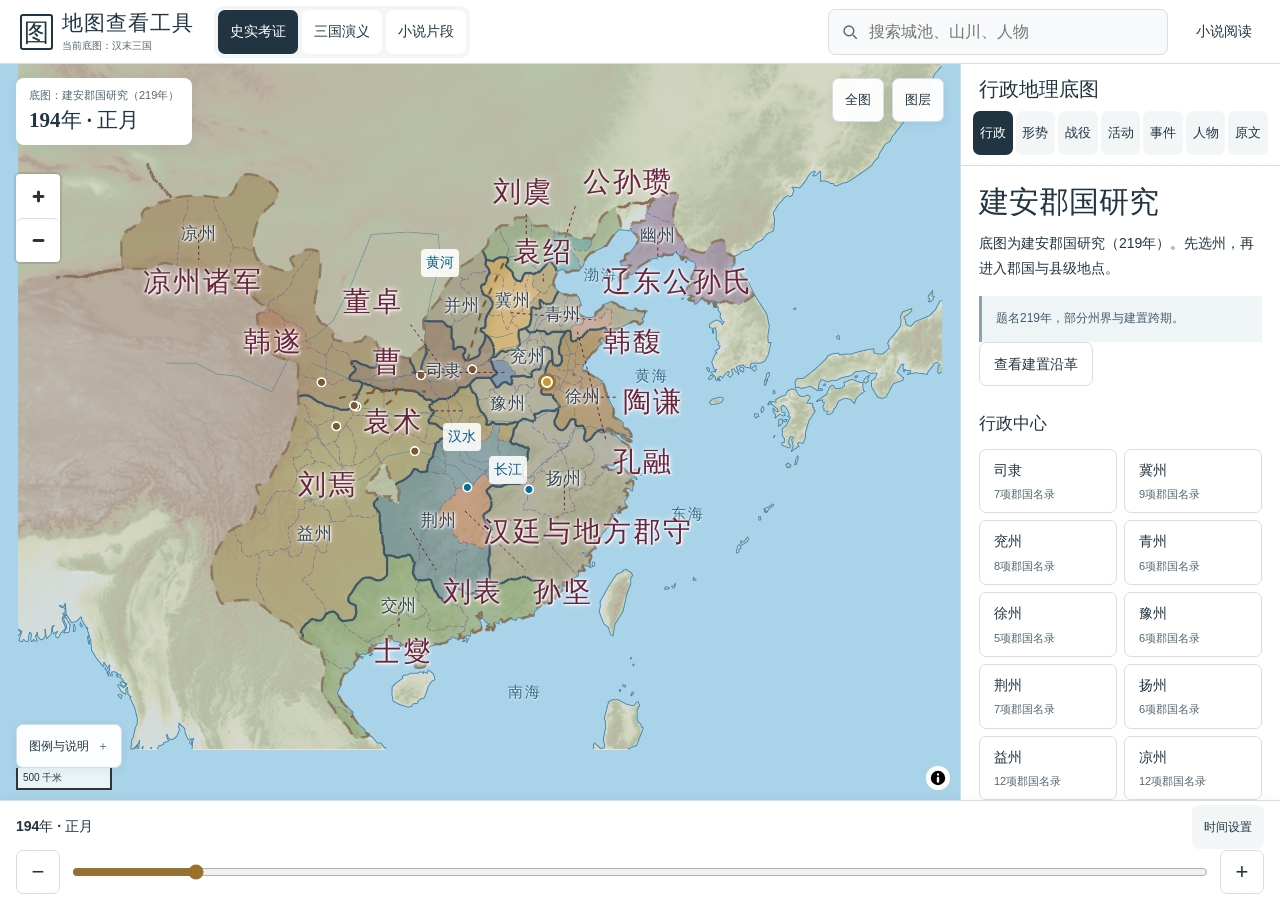
<file: web/index.html>
<!doctype html>
<html lang="zh-CN">
<head>
  <meta charset="utf-8">
  <meta name="viewport" content="width=device-width, initial-scale=1, viewport-fit=cover">
  <meta name="theme-color" content="#203441">
  <title>地图查看工具 · 地理与剧情</title>
  <link rel="icon" href="data:image/svg+xml,%3Csvg xmlns='http://www.w3.org/2000/svg' viewBox='0 0 32 32'%3E%3Crect width='32' height='32' rx='6' fill='%23203441'/%3E%3Ctext x='16' y='23' text-anchor='middle' font-size='23' fill='white'%3E图%3C/text%3E%3C/svg%3E">
  <link rel="stylesheet" href="assets/maplibre-gl.css">
  <link rel="stylesheet" href="style.css">
  <script src="assets/maplibre-gl.js" defer></script>
  <script src="app.mjs" type="module"></script>
</head>
<body>
  <header class="topbar">
    <a class="brand" href="./"><span class="brand-seal" aria-hidden="true">图</span><span>地图查看工具<small>当前底图：汉末三国</small></span></a>
    <nav class="world-switch" aria-label="地图模式">
      <button id="history-mode" class="selected" aria-pressed="true">史实考证</button>
      <button id="romance-mode" aria-pressed="false">三国演义</button>
      <button id="scene-mode" aria-pressed="false">小说片段</button>
    </nav>
    <div id="map-search" class="search-wrap">
      <label for="search" class="sr-only">搜索城池、山川、人物</label>
      <svg aria-hidden="true" viewBox="0 0 24 24"><circle cx="10.5" cy="10.5" r="6.5"/><path d="m16 16 5 5"/></svg>
      <input id="search" type="search" placeholder="搜索城池、山川、人物" autocomplete="off">
      <div id="search-results" class="search-results" hidden></div>
    </div>
    <div class="header-tools"><button id="search-toggle" class="quiet-button" aria-expanded="false" aria-controls="map-search">搜索</button><a class="quiet-button" href="tools.html">小说阅读</a></div>
  </header>
  <main>
    <section class="map-workspace" aria-label="历史地图">
      <div id="map" role="region" aria-label="三国历史地图"></div>
      <div class="map-heading"><span id="world-label">史实考证</span><strong id="map-time">194年</strong><small id="time-note"></small></div>
      <div class="view-actions"><button id="focus-all" aria-label="全图">全图</button><button id="layers-button" aria-expanded="false" aria-controls="layer-panel">图层</button></div>
      <div id="layer-panel" class="layer-panel" hidden>
        <div class="panel-heading"><strong>图层与显示</strong><button id="close-layers" aria-label="关闭图层面板">关闭</button></div>
        <div id="map-quick-actions" class="inline-buttons"><button id="campaign-button">战役</button><button id="political-button" aria-pressed="true">势力填色：开</button><button id="focus-xuzhou">聚焦徐州</button><button id="coverage-button">资料与来源</button><button id="reference-button" onclick="window.open('reference.html','_blank','noopener')">建安底图原稿</button></div>
        <p>行政底图：建安郡国研究（219年）</p>
        <label><input type="checkbox" data-layer="terrain" checked>现代地势参照</label>
        <label><input type="checkbox" data-layer="regions" checked>势力范围填色</label>
        <label><input type="checkbox" data-layer="provinces" checked>州界与州名</label>
        <label><input type="checkbox" data-layer="commanderies" checked>郡国边界与名称</label>
        <label><input type="checkbox" data-layer="story-geography" checked>原著山川与关隘</label>
        <button id="story-geography-button">查看原著山川</button>
        <p>用户区域对照资料未随公开版提供，可自行导入有权使用的资料。</p>
        <label><input type="checkbox" data-layer="historical-water">文献地点关联</label>
        <label><input type="checkbox" data-layer="research-water">历史河道研究</label>
        <label><input type="checkbox" data-layer="modern-water">现代河网对照</label>
        <label><input type="checkbox" data-layer="places" checked>城池与地名</label>
        <label><input type="checkbox" data-layer="activities" checked>人物与军事记载</label>
        <label><input type="checkbox" data-layer="campaigns" checked>进攻箭头与战役兵人</label>
        <label><input type="checkbox" data-layer="models" checked>城池与兵人模型</label>
        <a href="models.html" target="_blank" rel="noopener">查看全部城池与兵人模型</a>
        <p>精细造型审核资源暂未随公开版提供。</p>
        <button id="hydrology-button">历史水文资料</button>
        <label><input type="checkbox" data-layer="mountains">山系与地势标签</label>
        <div class="geography-key"><span><i class="key-coast"></i>蓝色实线：海岸线</span><span><i class="key-province"></i>深色实线：州界</span><span><i class="key-commandery"></i>紫色虚线：郡国界</span><span><i class="key-outer"></i>棕色断线：底图外缘</span><span><i class="key-water"></i>青色断线：文献地点关联</span><span>紫点：都城　朱红点：州治</span><span>金黄点：郡治　青蓝点：县城　灰点：级别待考</span></div>
        <p id="administrative-note">行政底图：建安郡国研究（219年，部分建置跨期）。势力范围按阶段概略复原；单点记录只改对应区块，点击色块可查依据。</p>
        <p id="coastal-note"></p>
      </div>
      <details id="legend-disclosure" class="legend-disclosure"><summary>图例与说明</summary><div class="legend-content"><div id="legend" class="legend" aria-label="地图图例"></div><div class="map-disclaimer" id="map-disclaimer">行政底图：建安郡国研究（219年，部分建置跨期）；海域为现代参照。</div></div></details>
      <div id="county-tooltip" class="county-tooltip" hidden></div>
      <button id="mobile-panel-button" class="mobile-panel-button" aria-expanded="false" aria-controls="sidebar">打开资料</button>
      <div id="loading" class="loading">正在载入地图与资料…</div>
      <div id="map-error" class="map-error" role="alert" hidden></div>
    </section>
    <aside id="sidebar" aria-label="地图资料与详情">
      <div class="sidebar-top"><strong id="sidebar-heading">天下形势</strong><button id="close-panel" aria-label="收起面板">×</button></div>
      <nav class="panel-tabs" aria-label="资料分类">
        <button data-tab="administration" class="selected">行政</button><button data-tab="overview">形势</button><button data-tab="campaigns">战役</button><button data-tab="activities">活动</button><button data-tab="events">事件</button><button data-tab="people">人物</button><button data-tab="text">原文</button>
      </nav>
      <div id="panel-content" tabindex="-1"></div>
    </aside>
  </main>
  <footer class="timeline">
    <div class="timeline-title"><strong id="cursor-label">194 年</strong><button id="timeline-toggle" aria-expanded="false" aria-controls="timeline-options">时间设置</button></div>
    <div id="timeline-options" class="timeline-options" hidden>
      <div class="panel-heading"><strong>时间与阅读设置</strong><button id="close-timeline">关闭</button></div>
      <p id="timeline-position">194 年</p><p id="cursor-description"></p>
      <div id="history-options" class="history-options">
        <label for="time-scale">时间单位<select id="time-scale"><option value="year">按年</option><option value="month">按月</option><option value="week">按七日</option></select></label>
        <label for="calendar-select">历法<select id="calendar-select"><option value="han">汉魏晋历</option><option value="shu">蜀汉历</option><option value="wu">孙吴历</option></select></label>
        <label for="year-input">公元年份<input id="year-input" type="number" min="184" max="280" value="194"></label>
        <label id="month-label" for="month-select">月份<select id="month-select"></select></label>
        <label id="day-label" for="day-input" hidden>七日时段起始日<input id="day-input" type="number" min="1" max="30" value="1" required hidden></label>
      </div>
      <div id="romance-options" hidden><label for="chapter-select">跳转回目<select id="chapter-select"></select></label></div>
      <nav id="scene-options" class="scene-views" aria-label="片段视图" hidden>
        <button data-scene-view="current" aria-pressed="false">当前形势</button>
        <button data-scene-view="plan" aria-pressed="true" class="selected">文中计划</button>
        <button data-scene-view="analysis" aria-pressed="false">条件推演</button>
        <label id="scene-step-label">计划阶段 <select id="scene-step"><option value="0">进攻意图</option><option value="1">北上拦截</option><option value="2" selected>前后夹击</option><option value="3">战后约定</option></select></label>
        <label id="scene-branch-label" hidden>假设条件 <select id="scene-branch"></select></label>
      </nav>
      <div id="milestones" class="milestones"></div>
    </div>
    <div id="history-controls" class="time-controls">
      <button id="previous-year" aria-label="上一年">−</button><label class="sr-only" for="year-slider">历史年份</label><input id="year-slider" type="range" min="184" max="280" value="194">
      <button id="next-year" aria-label="下一年">+</button>
    </div>
    <div id="romance-controls" class="time-controls" hidden>
      <button id="previous-chapter" aria-label="上一回">−</button><label class="sr-only" for="chapter-slider">阅读回目</label><input id="chapter-slider" type="range" min="1" max="120" step="1" value="1"><output id="chapter-label">1 / 120</output><button id="next-chapter" aria-label="下一回">+</button>
    </div>
    <div id="scene-controls" hidden>
      <div class="scene-reading"><label for="scene-progress">片段进度</label><input id="scene-progress" type="range" min="0" max="5" step="1" value="5"><output id="scene-progress-label" for="scene-progress">6 / 6</output></div>
    </div>
  </footer>
  <div id="announcement" class="sr-only" role="status" aria-live="polite"></div>
</body>
</html>
</file>
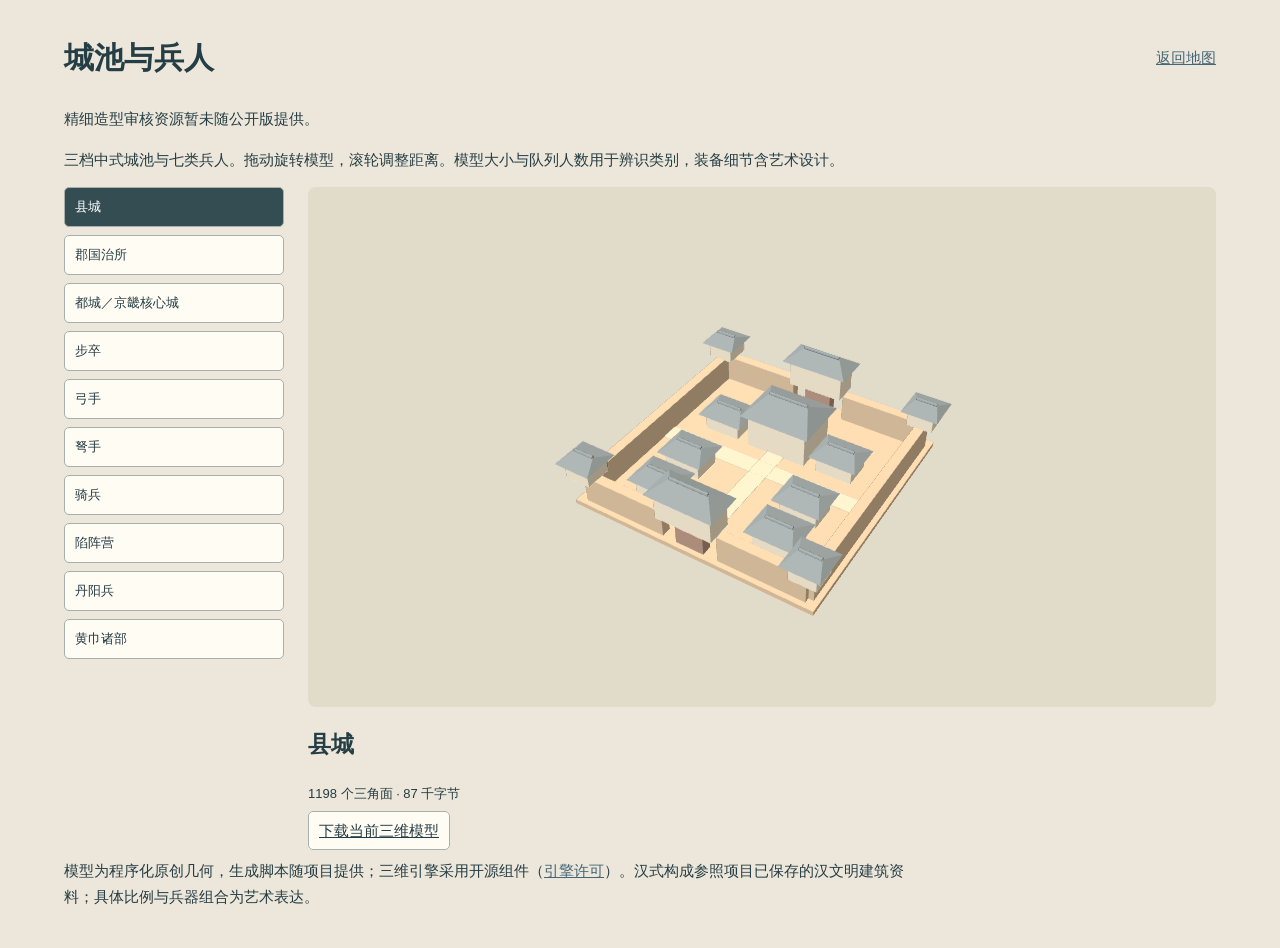
<file: web/models.html>
<!doctype html>
<html lang="zh-CN"><head><meta charset="utf-8"><meta name="viewport" content="width=device-width,initial-scale=1"><title>城池与兵人 · 模型预览</title><style>
*{box-sizing:border-box}body{margin:0;background:#ece7da;color:#253d44;font:15px/1.7 'Microsoft YaHei',sans-serif}main{max-width:1200px;margin:auto;padding:24px}header{display:flex;justify-content:space-between;align-items:center}a{color:#456677}h1{font-family:SimSun,serif;margin:8px 0}p{max-width:850px}.layout{display:grid;grid-template-columns:220px 1fr;gap:24px}nav{display:flex;flex-direction:column;gap:8px}button,a.download{border:1px solid #a7b0ac;border-radius:5px;background:#fffcf4;color:#253d44;padding:10px;text-align:left;cursor:pointer}button[aria-pressed=true]{background:#344d52;color:white}#stage{height:520px;background:#e1dbca;border-radius:8px;touch-action:none}canvas{width:100%;height:100%;display:block}#status{font-size:13px}#error{color:#9a3929}@media(max-width:720px){main{padding:14px}.layout{display:flex;flex-direction:column}nav{flex-direction:row;flex-wrap:wrap}button{padding:8px}#stage{height:350px}}
</style></head><body><main><header><h1>城池与兵人</h1><a href="./">返回地图</a></header><p>精细造型审核资源暂未随公开版提供。</p><p>三档中式城池与七类兵人。拖动旋转模型，滚轮调整距离。模型大小与队列人数用于辨识类别，装备细节含艺术设计。</p><div class="layout"><nav id="choices" aria-label="选择模型"></nav><section><div id="stage" aria-label="三维模型预览"></div><h2 id="name"></h2><p id="status">正在读取模型…</p><p id="error" role="alert" hidden></p><a id="download" class="download" download>下载当前三维模型</a></section></div><p>模型为程序化原创几何，生成脚本随项目提供；三维引擎采用开源组件（<a href="assets/THREE-LICENSE.txt" download>引擎许可</a>）。汉式构成参照项目已保存的汉文明建筑资料；具体比例与兵器组合为艺术表达。</p><script type="module" src="model-gallery.mjs"></script></main></body></html>
</file>
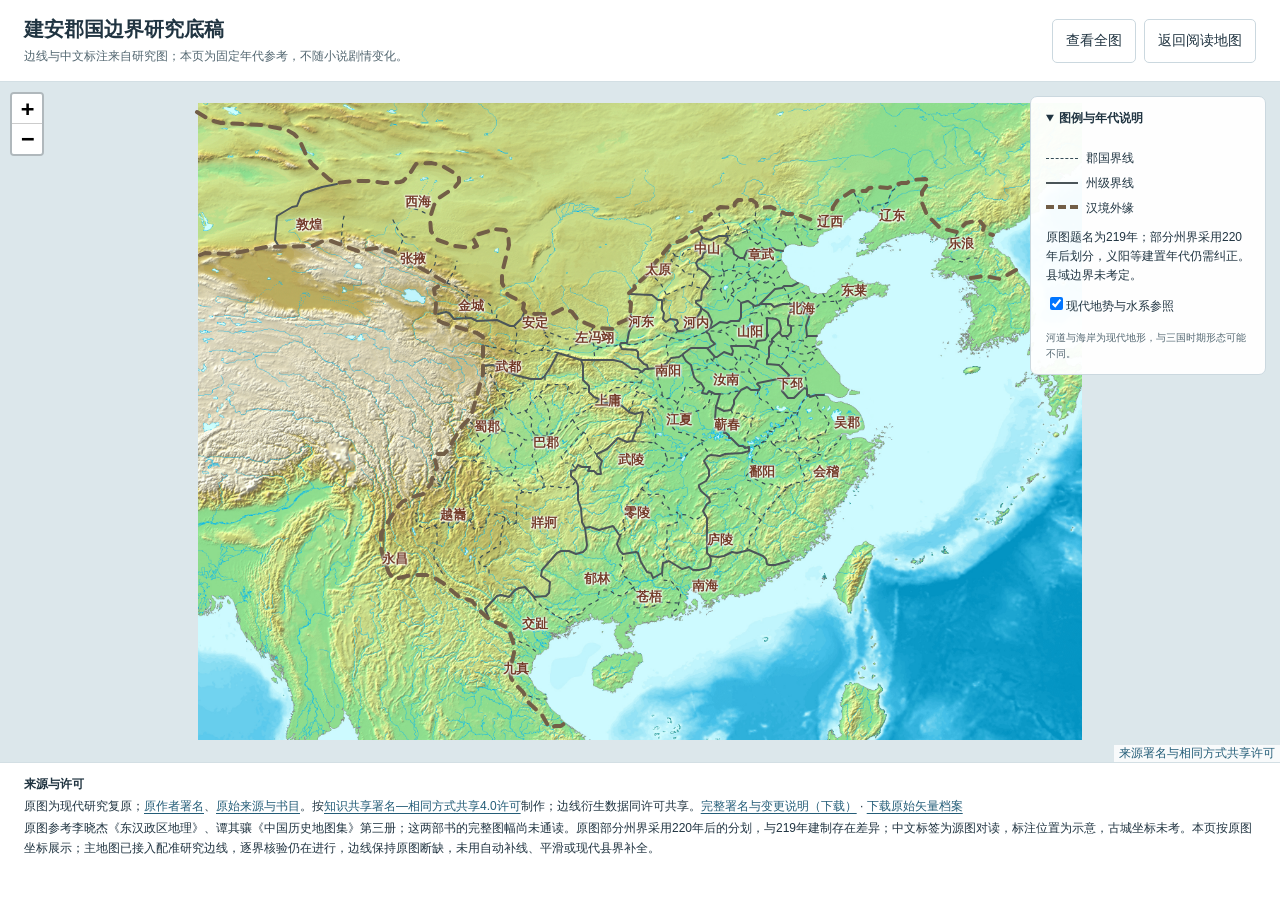
<file: web/reference.html>
<!doctype html>
<html lang="zh-CN">
<head>
<meta charset="utf-8"><meta name="viewport" content="width=device-width, initial-scale=1, viewport-fit=cover">
<title>建安郡国边界研究底稿 · 地图查看工具</title>
<link rel="stylesheet" href="assets/leaflet/leaflet.css">
<link rel="stylesheet" href="reference.css">
<script src="assets/leaflet/leaflet.js" defer></script>
<script src="reference.mjs" type="module"></script>
</head>
<body>
<header><div><h1>建安郡国边界研究底稿</h1><p>边线与中文标注来自研究图；本页为固定年代参考，不随小说剧情变化。</p></div><nav><button id="fit-reference">查看全图</button><a class="action" href="./">返回阅读地图</a></nav></header>
<main>
  <div id="reference-map" role="region" aria-label="可缩放拖动的建安郡国中文参考图"></div>
  <div id="load-status" role="status">正在载入中文边界底稿…</div>
  <details class="reference-key" aria-label="底稿图例" open>
    <summary>图例与年代说明</summary>
    <span><i class="key-commandery"></i>郡国界线</span><span><i class="key-province"></i>州级界线</span><span><i class="key-imperial"></i>汉境外缘</span>
    <p>原图题名为219年；部分州界采用220年后划分，义阳等建置年代仍需纠正。县域边界未考定。</p>
    <label><input id="reference-terrain" type="checkbox" checked>现代地势与水系参照</label>
    <small>河道与海岸为现代地形，与三国时期形态可能不同。</small>
  </details>
</main>
<footer>
<p><strong>来源与许可</strong></p>
<p>原图为现代研究复原；<a href="https://commons.wikimedia.org/wiki/User:Esiymbro" target="_blank" rel="noopener">原作者署名</a>、<a href="https://commons.wikimedia.org/wiki/File:Jian%27an_Commanderies.svg" target="_blank" rel="noopener">原始来源与书目</a>。按<a href="https://creativecommons.org/licenses/by-sa/4.0/deed.zh-hans" target="_blank" rel="noopener">知识共享署名—相同方式共享4.0许可</a>制作；边线衍生数据同许可共享。<a href="assets/DATA-NOTICES.txt" download>完整署名与变更说明（下载）</a> · <a href="assets/jianan-219.svg" download>下载原始矢量档案</a></p>
<p>原图参考李晓杰《东汉政区地理》、谭其骧《中国历史地图集》第三册；这两部书的完整图幅尚未通读。原图部分州界采用220年后的分划，与219年建制存在差异；中文标签为源图对读，标注位置为示意，古城坐标未考。本页按原图坐标展示；主地图已接入配准研究边线，逐界核验仍在进行，边线保持原图断缺，未用自动补线、平滑或现代县界补全。</p>
</footer>
</body>
</html>
</file>
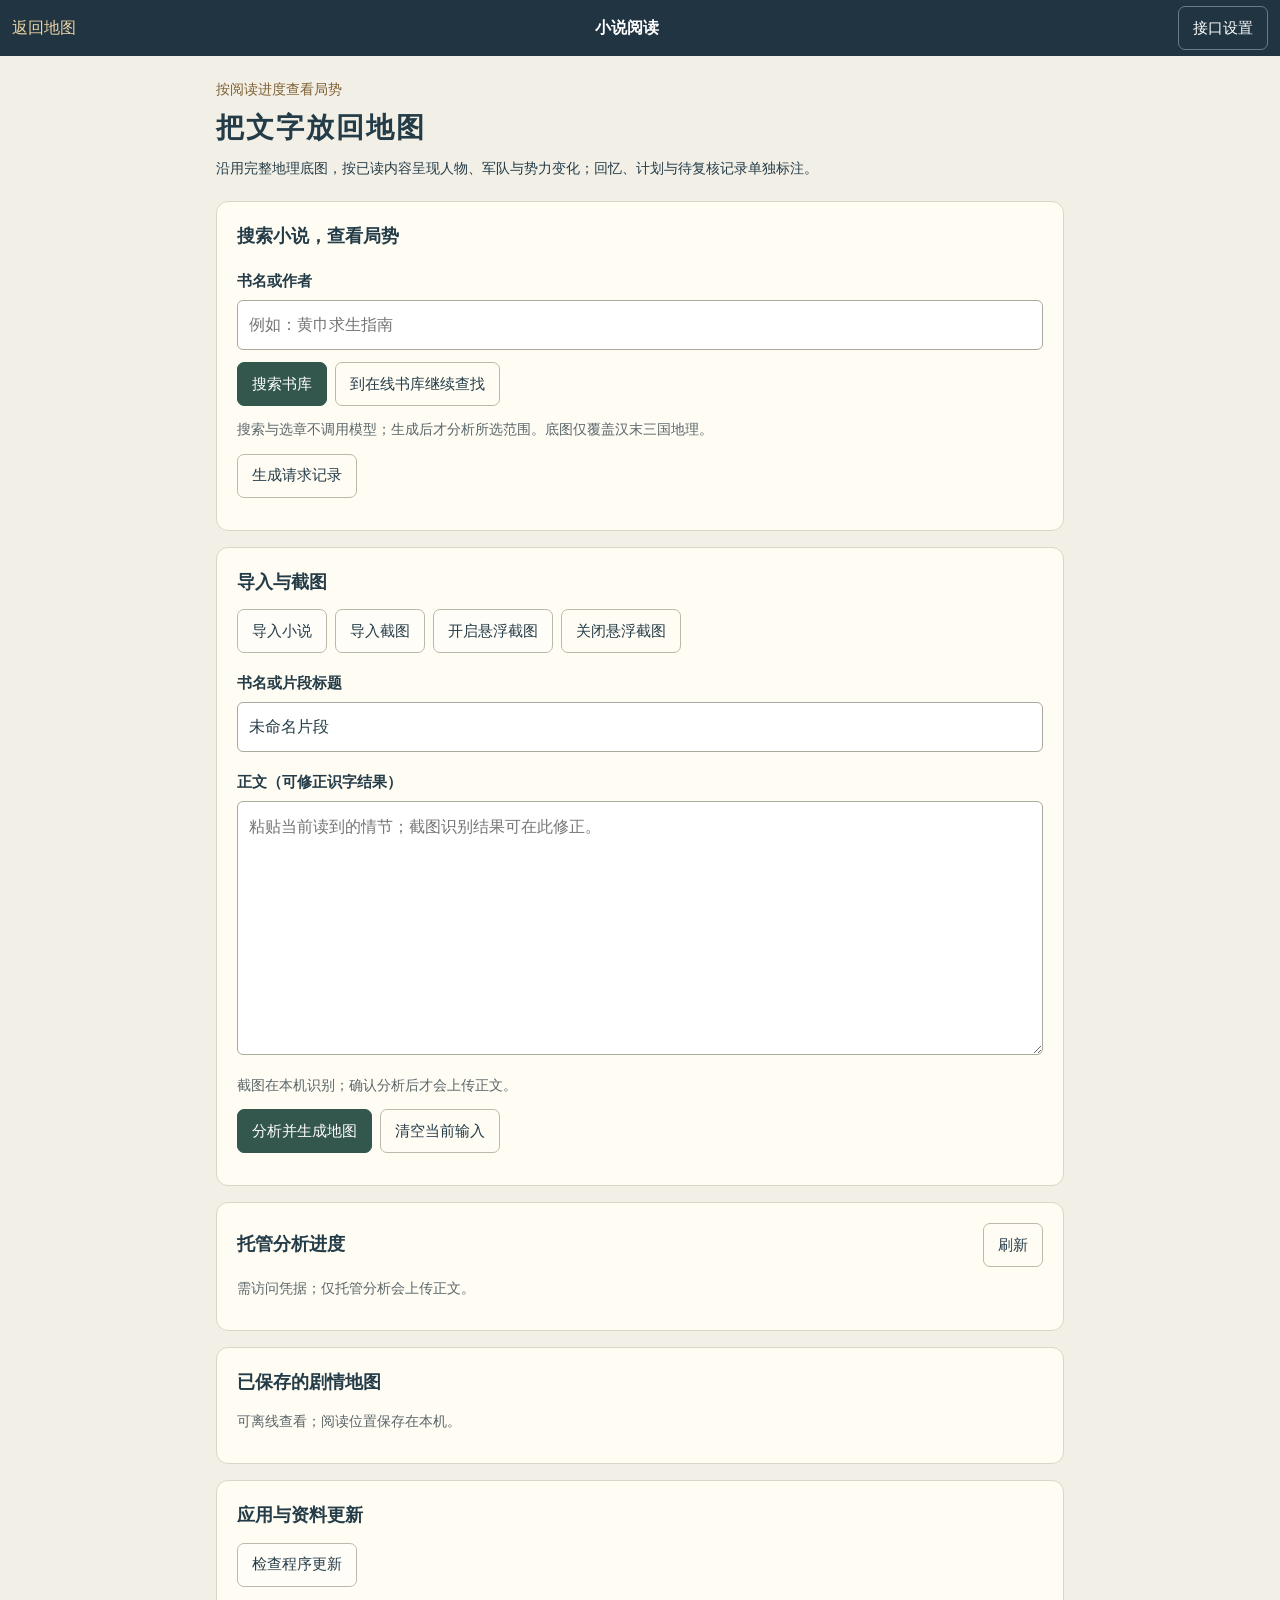
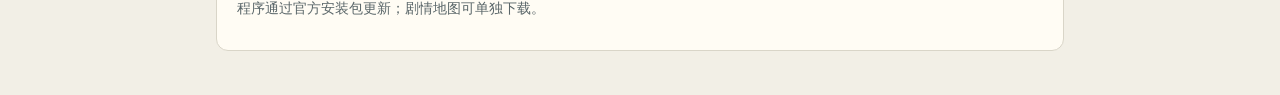
<file: web/tools.html>
<!doctype html>
<html lang="zh-CN"><head><meta charset="utf-8"><meta name="viewport" content="width=device-width,initial-scale=1,viewport-fit=cover"><title>地图查看工具 · 小说阅读</title><link rel="stylesheet" href="tools.css"><script type="module" src="tools.mjs"></script></head>
<body><header><a href="index.html">返回地图</a><strong>小说阅读</strong><button id="settings-open">接口设置</button></header>
<main>
  <section class="intro"><span class="eyebrow">按阅读进度查看局势</span><h1>把文字放回地图</h1><p>沿用完整地理底图，按已读内容呈现人物、军队与势力变化；回忆、计划与待复核记录单独标注。</p></section>
  <section id="library-section"><h2>搜索小说，查看局势</h2><label for="library-query">书名或作者</label><input id="library-query" type="search" maxlength="100" placeholder="例如：黄巾求生指南">
    <div class="actions"><button id="library-search" class="primary">搜索书库</button><button id="library-remote" class="secondary">到在线书库继续查找</button></div>
    <p id="library-channel-note" class="note"></p><p id="library-status" role="status" aria-live="polite"></p><div id="library-results"></div>
    <div id="library-range" hidden><h3 id="library-selected"></h3><p class="note">底图覆盖汉末三国地理；势力按小说内容展示，底图无法匹配的地点保留待考。</p>
      <label for="library-chapter">读到哪一章</label><select id="library-chapter"></select>
      <label for="library-paragraph">读到哪一段（选填）</label><input id="library-paragraph" type="number" min="1" step="1" placeholder="留空即章末">
      <label for="library-mode">地图范围</label><select id="library-mode"><option value="cumulative">累计至此：含前文演变后的局势</option><option value="local">当前章局部：仅本章的情节</option></select>
      <p class="note">累计模式首次须分析前文；局部模式只呈现本章，前文势力留空。</p>
      <div class="actions"><button id="library-check">检查可用地图</button><button id="library-download" disabled>下载已有地图</button><button id="library-generate" class="primary">生成所选范围的地图</button></div>
      <details><summary>目录与正文更新</summary><p id="library-checked" class="note"></p><div class="actions"><button id="library-refresh-directory">检查目录更新</button><button id="library-refresh-chapter">重新核对当前章正文</button></div></details>
    </div>
    <div id="library-progress" hidden><p id="library-progress-text" role="status" aria-live="polite"></p><progress id="library-progress-bar" max="1" value="0" aria-label="地图可查看范围"></progress><div class="actions"><button id="library-cancel">取消本次请求</button><button id="library-new-map" hidden>载入新增剧情</button></div></div>
    <div class="actions"><button id="library-resume" class="secondary">生成请求记录</button></div><div id="library-request-list"></div>
  </section>
  <section><h2>导入与截图</h2><div class="actions"><button id="import">导入小说</button><button id="image">导入截图</button><button id="capture">开启悬浮截图</button><button id="stop-capture" class="secondary">关闭悬浮截图</button><button id="return-reading" class="secondary">返回阅读</button></div><input id="file" type="file" accept=".txt,.md,.json" hidden>
    <label for="book-title">书名或片段标题</label><input id="book-title" value="未命名片段" maxlength="200">
    <label for="excerpt">正文（可修正识字结果）</label><textarea id="excerpt" rows="8" placeholder="粘贴当前读到的情节；截图识别结果可在此修正。"></textarea>
    <p id="import-note" class="note">截图在本机识别；确认分析后才会上传正文。</p>
    <div class="actions"><button id="analyze" class="primary">分析并生成地图</button><button id="clear" class="secondary">清空当前输入</button></div>
    <p id="status" role="status" aria-live="polite"></p>
  </section>
  <section id="remote-section"><div class="section-title"><h2>托管分析进度</h2><button id="refresh" class="secondary">刷新</button></div><p class="note">需访问凭据；仅托管分析会上传正文。</p><div id="jobs"></div></section>
  <section><h2>已保存的剧情地图</h2><p class="note">可离线查看；阅读位置保存在本机。</p><div id="stories"></div></section>
  <section><h2>应用与资料更新</h2><button id="updates">检查程序更新</button><p id="update-status" class="note">程序通过官方安装包更新；剧情地图可单独下载。</p></section>
</main>
<div id="live-map" hidden><div class="live-bar"><button id="close-map">返回小说阅读</button><p id="live-status" role="status" aria-live="polite"></p><button id="reload-map" hidden>载入新增剧情</button></div><iframe id="map-frame" title="小说剧情地图"></iframe></div>
<dialog id="settings"><form method="dialog"><div class="section-title"><h2>接口设置</h2><button value="cancel" aria-label="关闭设置">关闭</button></div>
  <label for="mode">分析渠道</label><select id="mode"><option value="hosted">托管分析</option><option value="byok">使用自带接口</option></select>
  <label for="token">内测访问凭据</label><input id="token" type="password" autocomplete="off" placeholder="留空则沿用已保存凭据">
  <label for="endpoint">模型接口地址</label><input id="endpoint" type="url" inputmode="url" spellcheck="false">
  <label for="model">模型标识</label><input id="model" spellcheck="false">
  <label for="key">模型密钥</label><input id="key" type="password" autocomplete="off" placeholder="留空则沿用已保存密钥">
  <p class="note">自带接口模式下，设备直接请求模型供应商；密钥与正文不经本项目服务器。安卓端设置由系统密钥库加密保存。</p>
  <button id="settings-save" type="button" class="primary">保存设置</button><p id="settings-status" role="status"></p>
</form></dialog></body></html>
</file>
<file: web/assets/maplibre-gl.css>
.maplibregl-map{font:12px/20px Helvetica Neue,Arial,Helvetica,sans-serif;overflow:hidden;position:relative;-webkit-tap-highlight-color:rgb(0 0 0/0)}.maplibregl-canvas{left:0;position:absolute;top:0}.maplibregl-map:fullscreen{height:100%;width:100%}.maplibregl-ctrl-group button.maplibregl-ctrl-compass{touch-action:none}.maplibregl-canvas-container.maplibregl-interactive,.maplibregl-ctrl-group button.maplibregl-ctrl-compass{cursor:grab;-webkit-user-select:none;-moz-user-select:none;user-select:none}.maplibregl-canvas-container.maplibregl-interactive.maplibregl-track-pointer{cursor:pointer}.maplibregl-canvas-container.maplibregl-interactive:active,.maplibregl-ctrl-group button.maplibregl-ctrl-compass:active{cursor:grabbing}.maplibregl-canvas-container.maplibregl-touch-zoom-rotate,.maplibregl-canvas-container.maplibregl-touch-zoom-rotate .maplibregl-canvas{touch-action:pan-x pan-y}.maplibregl-canvas-container.maplibregl-touch-drag-pan,.maplibregl-canvas-container.maplibregl-touch-drag-pan .maplibregl-canvas{touch-action:pinch-zoom}.maplibregl-canvas-container.maplibregl-touch-zoom-rotate.maplibregl-touch-drag-pan,.maplibregl-canvas-container.maplibregl-touch-zoom-rotate.maplibregl-touch-drag-pan .maplibregl-canvas{touch-action:none}.maplibregl-canvas-container.maplibregl-touch-drag-pan.maplibregl-cooperative-gestures,.maplibregl-canvas-container.maplibregl-touch-drag-pan.maplibregl-cooperative-gestures .maplibregl-canvas{touch-action:pan-x pan-y}.maplibregl-ctrl-bottom-left,.maplibregl-ctrl-bottom-right,.maplibregl-ctrl-top-left,.maplibregl-ctrl-top-right{pointer-events:none;position:absolute;z-index:2}.maplibregl-ctrl-top-left{left:0;top:0}.maplibregl-ctrl-top-right{right:0;top:0}.maplibregl-ctrl-bottom-left{bottom:0;left:0}.maplibregl-ctrl-bottom-right{bottom:0;right:0}.maplibregl-ctrl{clear:both;pointer-events:auto;transform:translate(0)}.maplibregl-ctrl-top-left .maplibregl-ctrl{float:left;margin:10px 0 0 10px}.maplibregl-ctrl-top-right .maplibregl-ctrl{float:right;margin:10px 10px 0 0}.maplibregl-ctrl-bottom-left .maplibregl-ctrl{float:left;margin:0 0 10px 10px}.maplibregl-ctrl-bottom-right .maplibregl-ctrl{float:right;margin:0 10px 10px 0}.maplibregl-ctrl-group{background:#fff;border-radius:4px}.maplibregl-ctrl-group:not(:empty){box-shadow:0 0 0 2px rgba(0,0,0,.1)}@media (forced-colors:active){.maplibregl-ctrl-group:not(:empty){box-shadow:0 0 0 2px ButtonText}}.maplibregl-ctrl-group button{background-color:transparent;border:0;box-sizing:border-box;cursor:pointer;display:block;height:29px;outline:none;padding:0;width:29px}.maplibregl-ctrl-group button+button{border-top:1px solid #ddd}.maplibregl-ctrl button .maplibregl-ctrl-icon{background-position:50%;background-repeat:no-repeat;display:block;height:100%;width:100%}@media (forced-colors:active){.maplibregl-ctrl-icon{background-color:transparent}.maplibregl-ctrl-group button+button{border-top:1px solid ButtonText}}.maplibregl-ctrl button::-moz-focus-inner{border:0;padding:0}.maplibregl-ctrl-attrib-button:focus,.maplibregl-ctrl-group button:focus{box-shadow:0 0 2px 2px #0096ff}.maplibregl-ctrl button:disabled{cursor:not-allowed}.maplibregl-ctrl button:disabled .maplibregl-ctrl-icon{opacity:.25}@media (hover:hover){.maplibregl-ctrl button:not(:disabled):hover{background-color:rgb(0 0 0/5%)}}.maplibregl-ctrl button:not(:disabled):active{background-color:rgb(0 0 0/5%)}.maplibregl-ctrl-group button:focus:focus-visible{box-shadow:0 0 2px 2px #0096ff}.maplibregl-ctrl-group button:focus:not(:focus-visible){box-shadow:none}.maplibregl-ctrl-group button:focus:first-child{border-radius:4px 4px 0 0}.maplibregl-ctrl-group button:focus:last-child{border-radius:0 0 4px 4px}.maplibregl-ctrl-group button:focus:only-child{border-radius:inherit}.maplibregl-ctrl button.maplibregl-ctrl-zoom-out .maplibregl-ctrl-icon{background-image:url("data:image/svg+xml;charset=utf-8,%3Csvg xmlns='http://www.w3.org/2000/svg' width='29' height='29' fill='%23333' viewBox='0 0 29 29'%3E%3Cpath d='M10 13c-.75 0-1.5.75-1.5 1.5S9.25 16 10 16h9c.75 0 1.5-.75 1.5-1.5S19.75 13 19 13z'/%3E%3C/svg%3E")}.maplibregl-ctrl button.maplibregl-ctrl-zoom-in .maplibregl-ctrl-icon{background-image:url("data:image/svg+xml;charset=utf-8,%3Csvg xmlns='http://www.w3.org/2000/svg' width='29' height='29' fill='%23333' viewBox='0 0 29 29'%3E%3Cpath d='M14.5 8.5c-.75 0-1.5.75-1.5 1.5v3h-3c-.75 0-1.5.75-1.5 1.5S9.25 16 10 16h3v3c0 .75.75 1.5 1.5 1.5S16 19.75 16 19v-3h3c.75 0 1.5-.75 1.5-1.5S19.75 13 19 13h-3v-3c0-.75-.75-1.5-1.5-1.5'/%3E%3C/svg%3E")}@media (forced-colors:active){.maplibregl-ctrl button.maplibregl-ctrl-zoom-out .maplibregl-ctrl-icon{background-image:url("data:image/svg+xml;charset=utf-8,%3Csvg xmlns='http://www.w3.org/2000/svg' width='29' height='29' fill='%23fff' viewBox='0 0 29 29'%3E%3Cpath d='M10 13c-.75 0-1.5.75-1.5 1.5S9.25 16 10 16h9c.75 0 1.5-.75 1.5-1.5S19.75 13 19 13z'/%3E%3C/svg%3E")}.maplibregl-ctrl button.maplibregl-ctrl-zoom-in .maplibregl-ctrl-icon{background-image:url("data:image/svg+xml;charset=utf-8,%3Csvg xmlns='http://www.w3.org/2000/svg' width='29' height='29' fill='%23fff' viewBox='0 0 29 29'%3E%3Cpath d='M14.5 8.5c-.75 0-1.5.75-1.5 1.5v3h-3c-.75 0-1.5.75-1.5 1.5S9.25 16 10 16h3v3c0 .75.75 1.5 1.5 1.5S16 19.75 16 19v-3h3c.75 0 1.5-.75 1.5-1.5S19.75 13 19 13h-3v-3c0-.75-.75-1.5-1.5-1.5'/%3E%3C/svg%3E")}}@media (forced-colors:active) and (prefers-color-scheme:light){.maplibregl-ctrl button.maplibregl-ctrl-zoom-out .maplibregl-ctrl-icon{background-image:url("data:image/svg+xml;charset=utf-8,%3Csvg xmlns='http://www.w3.org/2000/svg' width='29' height='29' viewBox='0 0 29 29'%3E%3Cpath d='M10 13c-.75 0-1.5.75-1.5 1.5S9.25 16 10 16h9c.75 0 1.5-.75 1.5-1.5S19.75 13 19 13z'/%3E%3C/svg%3E")}.maplibregl-ctrl button.maplibregl-ctrl-zoom-in .maplibregl-ctrl-icon{background-image:url("data:image/svg+xml;charset=utf-8,%3Csvg xmlns='http://www.w3.org/2000/svg' width='29' height='29' viewBox='0 0 29 29'%3E%3Cpath d='M14.5 8.5c-.75 0-1.5.75-1.5 1.5v3h-3c-.75 0-1.5.75-1.5 1.5S9.25 16 10 16h3v3c0 .75.75 1.5 1.5 1.5S16 19.75 16 19v-3h3c.75 0 1.5-.75 1.5-1.5S19.75 13 19 13h-3v-3c0-.75-.75-1.5-1.5-1.5'/%3E%3C/svg%3E")}}.maplibregl-ctrl button.maplibregl-ctrl-fullscreen .maplibregl-ctrl-icon{background-image:url("data:image/svg+xml;charset=utf-8,%3Csvg xmlns='http://www.w3.org/2000/svg' width='29' height='29' fill='%23333' viewBox='0 0 29 29'%3E%3Cpath d='M24 16v5.5c0 1.75-.75 2.5-2.5 2.5H16v-1l3-1.5-4-5.5 1-1 5.5 4 1.5-3zM6 16l1.5 3 5.5-4 1 1-4 5.5 3 1.5v1H7.5C5.75 24 5 23.25 5 21.5V16zm7-11v1l-3 1.5 4 5.5-1 1-5.5-4L6 13H5V7.5C5 5.75 5.75 5 7.5 5zm11 2.5c0-1.75-.75-2.5-2.5-2.5H16v1l3 1.5-4 5.5 1 1 5.5-4 1.5 3h1z'/%3E%3C/svg%3E")}.maplibregl-ctrl button.maplibregl-ctrl-shrink .maplibregl-ctrl-icon{background-image:url("data:image/svg+xml;charset=utf-8,%3Csvg xmlns='http://www.w3.org/2000/svg' width='29' height='29' viewBox='0 0 29 29'%3E%3Cpath d='M18.5 16c-1.75 0-2.5.75-2.5 2.5V24h1l1.5-3 5.5 4 1-1-4-5.5 3-1.5v-1zM13 18.5c0-1.75-.75-2.5-2.5-2.5H5v1l3 1.5L4 24l1 1 5.5-4 1.5 3h1zm3-8c0 1.75.75 2.5 2.5 2.5H24v-1l-3-1.5L25 5l-1-1-5.5 4L17 5h-1zM10.5 13c1.75 0 2.5-.75 2.5-2.5V5h-1l-1.5 3L5 4 4 5l4 5.5L5 12v1z'/%3E%3C/svg%3E")}@media (forced-colors:active){.maplibregl-ctrl button.maplibregl-ctrl-fullscreen .maplibregl-ctrl-icon{background-image:url("data:image/svg+xml;charset=utf-8,%3Csvg xmlns='http://www.w3.org/2000/svg' width='29' height='29' fill='%23fff' viewBox='0 0 29 29'%3E%3Cpath d='M24 16v5.5c0 1.75-.75 2.5-2.5 2.5H16v-1l3-1.5-4-5.5 1-1 5.5 4 1.5-3zM6 16l1.5 3 5.5-4 1 1-4 5.5 3 1.5v1H7.5C5.75 24 5 23.25 5 21.5V16zm7-11v1l-3 1.5 4 5.5-1 1-5.5-4L6 13H5V7.5C5 5.75 5.75 5 7.5 5zm11 2.5c0-1.75-.75-2.5-2.5-2.5H16v1l3 1.5-4 5.5 1 1 5.5-4 1.5 3h1z'/%3E%3C/svg%3E")}.maplibregl-ctrl button.maplibregl-ctrl-shrink .maplibregl-ctrl-icon{background-image:url("data:image/svg+xml;charset=utf-8,%3Csvg xmlns='http://www.w3.org/2000/svg' width='29' height='29' fill='%23fff' viewBox='0 0 29 29'%3E%3Cpath d='M18.5 16c-1.75 0-2.5.75-2.5 2.5V24h1l1.5-3 5.5 4 1-1-4-5.5 3-1.5v-1zM13 18.5c0-1.75-.75-2.5-2.5-2.5H5v1l3 1.5L4 24l1 1 5.5-4 1.5 3h1zm3-8c0 1.75.75 2.5 2.5 2.5H24v-1l-3-1.5L25 5l-1-1-5.5 4L17 5h-1zM10.5 13c1.75 0 2.5-.75 2.5-2.5V5h-1l-1.5 3L5 4 4 5l4 5.5L5 12v1z'/%3E%3C/svg%3E")}}@media (forced-colors:active) and (prefers-color-scheme:light){.maplibregl-ctrl button.maplibregl-ctrl-fullscreen .maplibregl-ctrl-icon{background-image:url("data:image/svg+xml;charset=utf-8,%3Csvg xmlns='http://www.w3.org/2000/svg' width='29' height='29' viewBox='0 0 29 29'%3E%3Cpath d='M24 16v5.5c0 1.75-.75 2.5-2.5 2.5H16v-1l3-1.5-4-5.5 1-1 5.5 4 1.5-3zM6 16l1.5 3 5.5-4 1 1-4 5.5 3 1.5v1H7.5C5.75 24 5 23.25 5 21.5V16zm7-11v1l-3 1.5 4 5.5-1 1-5.5-4L6 13H5V7.5C5 5.75 5.75 5 7.5 5zm11 2.5c0-1.75-.75-2.5-2.5-2.5H16v1l3 1.5-4 5.5 1 1 5.5-4 1.5 3h1z'/%3E%3C/svg%3E")}.maplibregl-ctrl button.maplibregl-ctrl-shrink .maplibregl-ctrl-icon{background-image:url("data:image/svg+xml;charset=utf-8,%3Csvg xmlns='http://www.w3.org/2000/svg' width='29' height='29' viewBox='0 0 29 29'%3E%3Cpath d='M18.5 16c-1.75 0-2.5.75-2.5 2.5V24h1l1.5-3 5.5 4 1-1-4-5.5 3-1.5v-1zM13 18.5c0-1.75-.75-2.5-2.5-2.5H5v1l3 1.5L4 24l1 1 5.5-4 1.5 3h1zm3-8c0 1.75.75 2.5 2.5 2.5H24v-1l-3-1.5L25 5l-1-1-5.5 4L17 5h-1zM10.5 13c1.75 0 2.5-.75 2.5-2.5V5h-1l-1.5 3L5 4 4 5l4 5.5L5 12v1z'/%3E%3C/svg%3E")}}.maplibregl-ctrl button.maplibregl-ctrl-compass .maplibregl-ctrl-icon{background-image:url("data:image/svg+xml;charset=utf-8,%3Csvg xmlns='http://www.w3.org/2000/svg' width='29' height='29' fill='%23333' viewBox='0 0 29 29'%3E%3Cpath d='m10.5 14 4-8 4 8z'/%3E%3Cpath fill='%23ccc' d='m10.5 16 4 8 4-8z'/%3E%3C/svg%3E")}@media (forced-colors:active){.maplibregl-ctrl button.maplibregl-ctrl-compass .maplibregl-ctrl-icon{background-image:url("data:image/svg+xml;charset=utf-8,%3Csvg xmlns='http://www.w3.org/2000/svg' width='29' height='29' fill='%23fff' viewBox='0 0 29 29'%3E%3Cpath d='m10.5 14 4-8 4 8z'/%3E%3Cpath fill='%23ccc' d='m10.5 16 4 8 4-8z'/%3E%3C/svg%3E")}}@media (forced-colors:active) and (prefers-color-scheme:light){.maplibregl-ctrl button.maplibregl-ctrl-compass .maplibregl-ctrl-icon{background-image:url("data:image/svg+xml;charset=utf-8,%3Csvg xmlns='http://www.w3.org/2000/svg' width='29' height='29' viewBox='0 0 29 29'%3E%3Cpath d='m10.5 14 4-8 4 8z'/%3E%3Cpath fill='%23ccc' d='m10.5 16 4 8 4-8z'/%3E%3C/svg%3E")}}.maplibregl-ctrl button.maplibregl-ctrl-globe .maplibregl-ctrl-icon{background-image:url("data:image/svg+xml;charset=utf-8,%3Csvg xmlns='http://www.w3.org/2000/svg' width='22' height='22' fill='none' stroke='%23333' viewBox='0 0 22 22'%3E%3Ccircle cx='11' cy='11' r='8.5'/%3E%3Cpath d='M17.5 11c0 4.819-3.02 8.5-6.5 8.5S4.5 15.819 4.5 11 7.52 2.5 11 2.5s6.5 3.681 6.5 8.5Z'/%3E%3Cpath d='M13.5 11c0 2.447-.331 4.64-.853 6.206-.262.785-.562 1.384-.872 1.777-.314.399-.58.517-.775.517s-.461-.118-.775-.517c-.31-.393-.61-.992-.872-1.777C8.831 15.64 8.5 13.446 8.5 11s.331-4.64.853-6.206c.262-.785.562-1.384.872-1.777.314-.399.58-.517.775-.517s.461.118.775.517c.31.393.61.992.872 1.777.522 1.565.853 3.76.853 6.206Z'/%3E%3Cpath d='M11 7.5c-1.909 0-3.622-.166-4.845-.428-.616-.132-1.08-.283-1.379-.434a1.3 1.3 0 0 1-.224-.138q.07-.058.224-.138c.299-.151.763-.302 1.379-.434C7.378 5.666 9.091 5.5 11 5.5s3.622.166 4.845.428c.616.132 1.08.283 1.379.434.105.053.177.1.224.138q-.07.058-.224.138c-.299.151-.763.302-1.379.434-1.223.262-2.936.428-4.845.428ZM4.486 6.436ZM11 16.5c-1.909 0-3.622-.166-4.845-.428-.616-.132-1.08-.283-1.379-.434a1.3 1.3 0 0 1-.224-.138 1.3 1.3 0 0 1 .224-.138c.299-.151.763-.302 1.379-.434C7.378 14.666 9.091 14.5 11 14.5s3.622.166 4.845.428c.616.132 1.08.283 1.379.434.105.053.177.1.224.138a1.3 1.3 0 0 1-.224.138c-.299.151-.763.302-1.379.434-1.223.262-2.936.428-4.845.428Zm-6.514-1.064ZM11 12.5c-2.46 0-4.672-.222-6.255-.574-.796-.177-1.406-.38-1.805-.59a1.5 1.5 0 0 1-.39-.272.3.3 0 0 1-.047-.064.3.3 0 0 1 .048-.064c.066-.073.189-.167.389-.272.399-.21 1.009-.413 1.805-.59C6.328 9.722 8.54 9.5 11 9.5s4.672.222 6.256.574c.795.177 1.405.38 1.804.59.2.105.323.2.39.272a.3.3 0 0 1 .047.064.3.3 0 0 1-.048.064 1.4 1.4 0 0 1-.389.272c-.399.21-1.009.413-1.804.59-1.584.352-3.796.574-6.256.574Zm-8.501-1.51v.002zm0 .018v.002zm17.002.002v-.002zm0-.018v-.002z'/%3E%3C/svg%3E")}.maplibregl-ctrl button.maplibregl-ctrl-globe-enabled .maplibregl-ctrl-icon{background-image:url("data:image/svg+xml;charset=utf-8,%3Csvg xmlns='http://www.w3.org/2000/svg' width='22' height='22' fill='none' stroke='%2333b5e5' viewBox='0 0 22 22'%3E%3Ccircle cx='11' cy='11' r='8.5'/%3E%3Cpath d='M17.5 11c0 4.819-3.02 8.5-6.5 8.5S4.5 15.819 4.5 11 7.52 2.5 11 2.5s6.5 3.681 6.5 8.5Z'/%3E%3Cpath d='M13.5 11c0 2.447-.331 4.64-.853 6.206-.262.785-.562 1.384-.872 1.777-.314.399-.58.517-.775.517s-.461-.118-.775-.517c-.31-.393-.61-.992-.872-1.777C8.831 15.64 8.5 13.446 8.5 11s.331-4.64.853-6.206c.262-.785.562-1.384.872-1.777.314-.399.58-.517.775-.517s.461.118.775.517c.31.393.61.992.872 1.777.522 1.565.853 3.76.853 6.206Z'/%3E%3Cpath d='M11 7.5c-1.909 0-3.622-.166-4.845-.428-.616-.132-1.08-.283-1.379-.434a1.3 1.3 0 0 1-.224-.138q.07-.058.224-.138c.299-.151.763-.302 1.379-.434C7.378 5.666 9.091 5.5 11 5.5s3.622.166 4.845.428c.616.132 1.08.283 1.379.434.105.053.177.1.224.138q-.07.058-.224.138c-.299.151-.763.302-1.379.434-1.223.262-2.936.428-4.845.428ZM4.486 6.436ZM11 16.5c-1.909 0-3.622-.166-4.845-.428-.616-.132-1.08-.283-1.379-.434a1.3 1.3 0 0 1-.224-.138 1.3 1.3 0 0 1 .224-.138c.299-.151.763-.302 1.379-.434C7.378 14.666 9.091 14.5 11 14.5s3.622.166 4.845.428c.616.132 1.08.283 1.379.434.105.053.177.1.224.138a1.3 1.3 0 0 1-.224.138c-.299.151-.763.302-1.379.434-1.223.262-2.936.428-4.845.428Zm-6.514-1.064ZM11 12.5c-2.46 0-4.672-.222-6.255-.574-.796-.177-1.406-.38-1.805-.59a1.5 1.5 0 0 1-.39-.272.3.3 0 0 1-.047-.064.3.3 0 0 1 .048-.064c.066-.073.189-.167.389-.272.399-.21 1.009-.413 1.805-.59C6.328 9.722 8.54 9.5 11 9.5s4.672.222 6.256.574c.795.177 1.405.38 1.804.59.2.105.323.2.39.272a.3.3 0 0 1 .047.064.3.3 0 0 1-.048.064 1.4 1.4 0 0 1-.389.272c-.399.21-1.009.413-1.804.59-1.584.352-3.796.574-6.256.574Zm-8.501-1.51v.002zm0 .018v.002zm17.002.002v-.002zm0-.018v-.002z'/%3E%3C/svg%3E")}.maplibregl-ctrl button.maplibregl-ctrl-terrain .maplibregl-ctrl-icon{background-image:url("data:image/svg+xml;charset=utf-8,%3Csvg xmlns='http://www.w3.org/2000/svg' width='22' height='22' fill='%23333' viewBox='0 0 22 22'%3E%3Cpath d='m1.754 13.406 4.453-4.851 3.09 3.09 3.281 3.277.969-.969-3.309-3.312 3.844-4.121 6.148 6.886h1.082v-.855l-7.207-8.07-4.84 5.187L6.169 6.57l-5.48 5.965v.871ZM.688 16.844h20.625v1.375H.688Zm0 0'/%3E%3C/svg%3E")}.maplibregl-ctrl button.maplibregl-ctrl-terrain-enabled .maplibregl-ctrl-icon{background-image:url("data:image/svg+xml;charset=utf-8,%3Csvg xmlns='http://www.w3.org/2000/svg' width='22' height='22' fill='%2333b5e5' viewBox='0 0 22 22'%3E%3Cpath d='m1.754 13.406 4.453-4.851 3.09 3.09 3.281 3.277.969-.969-3.309-3.312 3.844-4.121 6.148 6.886h1.082v-.855l-7.207-8.07-4.84 5.187L6.169 6.57l-5.48 5.965v.871ZM.688 16.844h20.625v1.375H.688Zm0 0'/%3E%3C/svg%3E")}.maplibregl-ctrl button.maplibregl-ctrl-geolocate .maplibregl-ctrl-icon{background-image:url("data:image/svg+xml;charset=utf-8,%3Csvg xmlns='http://www.w3.org/2000/svg' width='29' height='29' fill='%23333' viewBox='0 0 20 20'%3E%3Cpath d='M10 4C9 4 9 5 9 5v.1A5 5 0 0 0 5.1 9H5s-1 0-1 1 1 1 1 1h.1A5 5 0 0 0 9 14.9v.1s0 1 1 1 1-1 1-1v-.1a5 5 0 0 0 3.9-3.9h.1s1 0 1-1-1-1-1-1h-.1A5 5 0 0 0 11 5.1V5s0-1-1-1m0 2.5a3.5 3.5 0 1 1 0 7 3.5 3.5 0 1 1 0-7'/%3E%3Ccircle cx='10' cy='10' r='2'/%3E%3C/svg%3E")}.maplibregl-ctrl button.maplibregl-ctrl-geolocate:disabled .maplibregl-ctrl-icon{background-image:url("data:image/svg+xml;charset=utf-8,%3Csvg xmlns='http://www.w3.org/2000/svg' width='29' height='29' fill='%23aaa' viewBox='0 0 20 20'%3E%3Cpath d='M10 4C9 4 9 5 9 5v.1A5 5 0 0 0 5.1 9H5s-1 0-1 1 1 1 1 1h.1A5 5 0 0 0 9 14.9v.1s0 1 1 1 1-1 1-1v-.1a5 5 0 0 0 3.9-3.9h.1s1 0 1-1-1-1-1-1h-.1A5 5 0 0 0 11 5.1V5s0-1-1-1m0 2.5a3.5 3.5 0 1 1 0 7 3.5 3.5 0 1 1 0-7'/%3E%3Ccircle cx='10' cy='10' r='2'/%3E%3Cpath fill='red' d='m14 5 1 1-9 9-1-1z'/%3E%3C/svg%3E")}.maplibregl-ctrl button.maplibregl-ctrl-geolocate.maplibregl-ctrl-geolocate-active .maplibregl-ctrl-icon{background-image:url("data:image/svg+xml;charset=utf-8,%3Csvg xmlns='http://www.w3.org/2000/svg' width='29' height='29' fill='%2333b5e5' viewBox='0 0 20 20'%3E%3Cpath d='M10 4C9 4 9 5 9 5v.1A5 5 0 0 0 5.1 9H5s-1 0-1 1 1 1 1 1h.1A5 5 0 0 0 9 14.9v.1s0 1 1 1 1-1 1-1v-.1a5 5 0 0 0 3.9-3.9h.1s1 0 1-1-1-1-1-1h-.1A5 5 0 0 0 11 5.1V5s0-1-1-1m0 2.5a3.5 3.5 0 1 1 0 7 3.5 3.5 0 1 1 0-7'/%3E%3Ccircle cx='10' cy='10' r='2'/%3E%3C/svg%3E")}.maplibregl-ctrl button.maplibregl-ctrl-geolocate.maplibregl-ctrl-geolocate-active-error .maplibregl-ctrl-icon{background-image:url("data:image/svg+xml;charset=utf-8,%3Csvg xmlns='http://www.w3.org/2000/svg' width='29' height='29' fill='%23e58978' viewBox='0 0 20 20'%3E%3Cpath d='M10 4C9 4 9 5 9 5v.1A5 5 0 0 0 5.1 9H5s-1 0-1 1 1 1 1 1h.1A5 5 0 0 0 9 14.9v.1s0 1 1 1 1-1 1-1v-.1a5 5 0 0 0 3.9-3.9h.1s1 0 1-1-1-1-1-1h-.1A5 5 0 0 0 11 5.1V5s0-1-1-1m0 2.5a3.5 3.5 0 1 1 0 7 3.5 3.5 0 1 1 0-7'/%3E%3Ccircle cx='10' cy='10' r='2'/%3E%3C/svg%3E")}.maplibregl-ctrl button.maplibregl-ctrl-geolocate.maplibregl-ctrl-geolocate-background .maplibregl-ctrl-icon{background-image:url("data:image/svg+xml;charset=utf-8,%3Csvg xmlns='http://www.w3.org/2000/svg' width='29' height='29' fill='%2333b5e5' viewBox='0 0 20 20'%3E%3Cpath d='M10 4C9 4 9 5 9 5v.1A5 5 0 0 0 5.1 9H5s-1 0-1 1 1 1 1 1h.1A5 5 0 0 0 9 14.9v.1s0 1 1 1 1-1 1-1v-.1a5 5 0 0 0 3.9-3.9h.1s1 0 1-1-1-1-1-1h-.1A5 5 0 0 0 11 5.1V5s0-1-1-1m0 2.5a3.5 3.5 0 1 1 0 7 3.5 3.5 0 1 1 0-7'/%3E%3C/svg%3E")}.maplibregl-ctrl button.maplibregl-ctrl-geolocate.maplibregl-ctrl-geolocate-background-error .maplibregl-ctrl-icon{background-image:url("data:image/svg+xml;charset=utf-8,%3Csvg xmlns='http://www.w3.org/2000/svg' width='29' height='29' fill='%23e54e33' viewBox='0 0 20 20'%3E%3Cpath d='M10 4C9 4 9 5 9 5v.1A5 5 0 0 0 5.1 9H5s-1 0-1 1 1 1 1 1h.1A5 5 0 0 0 9 14.9v.1s0 1 1 1 1-1 1-1v-.1a5 5 0 0 0 3.9-3.9h.1s1 0 1-1-1-1-1-1h-.1A5 5 0 0 0 11 5.1V5s0-1-1-1m0 2.5a3.5 3.5 0 1 1 0 7 3.5 3.5 0 1 1 0-7'/%3E%3C/svg%3E")}.maplibregl-ctrl button.maplibregl-ctrl-geolocate.maplibregl-ctrl-geolocate-waiting .maplibregl-ctrl-icon{animation:maplibregl-spin 2s linear infinite}@media (forced-colors:active){.maplibregl-ctrl button.maplibregl-ctrl-geolocate .maplibregl-ctrl-icon{background-image:url("data:image/svg+xml;charset=utf-8,%3Csvg xmlns='http://www.w3.org/2000/svg' width='29' height='29' fill='%23fff' viewBox='0 0 20 20'%3E%3Cpath d='M10 4C9 4 9 5 9 5v.1A5 5 0 0 0 5.1 9H5s-1 0-1 1 1 1 1 1h.1A5 5 0 0 0 9 14.9v.1s0 1 1 1 1-1 1-1v-.1a5 5 0 0 0 3.9-3.9h.1s1 0 1-1-1-1-1-1h-.1A5 5 0 0 0 11 5.1V5s0-1-1-1m0 2.5a3.5 3.5 0 1 1 0 7 3.5 3.5 0 1 1 0-7'/%3E%3Ccircle cx='10' cy='10' r='2'/%3E%3C/svg%3E")}.maplibregl-ctrl button.maplibregl-ctrl-geolocate:disabled .maplibregl-ctrl-icon{background-image:url("data:image/svg+xml;charset=utf-8,%3Csvg xmlns='http://www.w3.org/2000/svg' width='29' height='29' fill='%23999' viewBox='0 0 20 20'%3E%3Cpath d='M10 4C9 4 9 5 9 5v.1A5 5 0 0 0 5.1 9H5s-1 0-1 1 1 1 1 1h.1A5 5 0 0 0 9 14.9v.1s0 1 1 1 1-1 1-1v-.1a5 5 0 0 0 3.9-3.9h.1s1 0 1-1-1-1-1-1h-.1A5 5 0 0 0 11 5.1V5s0-1-1-1m0 2.5a3.5 3.5 0 1 1 0 7 3.5 3.5 0 1 1 0-7'/%3E%3Ccircle cx='10' cy='10' r='2'/%3E%3Cpath fill='red' d='m14 5 1 1-9 9-1-1z'/%3E%3C/svg%3E")}.maplibregl-ctrl button.maplibregl-ctrl-geolocate.maplibregl-ctrl-geolocate-active .maplibregl-ctrl-icon{background-image:url("data:image/svg+xml;charset=utf-8,%3Csvg xmlns='http://www.w3.org/2000/svg' width='29' height='29' fill='%2333b5e5' viewBox='0 0 20 20'%3E%3Cpath d='M10 4C9 4 9 5 9 5v.1A5 5 0 0 0 5.1 9H5s-1 0-1 1 1 1 1 1h.1A5 5 0 0 0 9 14.9v.1s0 1 1 1 1-1 1-1v-.1a5 5 0 0 0 3.9-3.9h.1s1 0 1-1-1-1-1-1h-.1A5 5 0 0 0 11 5.1V5s0-1-1-1m0 2.5a3.5 3.5 0 1 1 0 7 3.5 3.5 0 1 1 0-7'/%3E%3Ccircle cx='10' cy='10' r='2'/%3E%3C/svg%3E")}.maplibregl-ctrl button.maplibregl-ctrl-geolocate.maplibregl-ctrl-geolocate-active-error .maplibregl-ctrl-icon{background-image:url("data:image/svg+xml;charset=utf-8,%3Csvg xmlns='http://www.w3.org/2000/svg' width='29' height='29' fill='%23e58978' viewBox='0 0 20 20'%3E%3Cpath d='M10 4C9 4 9 5 9 5v.1A5 5 0 0 0 5.1 9H5s-1 0-1 1 1 1 1 1h.1A5 5 0 0 0 9 14.9v.1s0 1 1 1 1-1 1-1v-.1a5 5 0 0 0 3.9-3.9h.1s1 0 1-1-1-1-1-1h-.1A5 5 0 0 0 11 5.1V5s0-1-1-1m0 2.5a3.5 3.5 0 1 1 0 7 3.5 3.5 0 1 1 0-7'/%3E%3Ccircle cx='10' cy='10' r='2'/%3E%3C/svg%3E")}.maplibregl-ctrl button.maplibregl-ctrl-geolocate.maplibregl-ctrl-geolocate-background .maplibregl-ctrl-icon{background-image:url("data:image/svg+xml;charset=utf-8,%3Csvg xmlns='http://www.w3.org/2000/svg' width='29' height='29' fill='%2333b5e5' viewBox='0 0 20 20'%3E%3Cpath d='M10 4C9 4 9 5 9 5v.1A5 5 0 0 0 5.1 9H5s-1 0-1 1 1 1 1 1h.1A5 5 0 0 0 9 14.9v.1s0 1 1 1 1-1 1-1v-.1a5 5 0 0 0 3.9-3.9h.1s1 0 1-1-1-1-1-1h-.1A5 5 0 0 0 11 5.1V5s0-1-1-1m0 2.5a3.5 3.5 0 1 1 0 7 3.5 3.5 0 1 1 0-7'/%3E%3C/svg%3E")}.maplibregl-ctrl button.maplibregl-ctrl-geolocate.maplibregl-ctrl-geolocate-background-error .maplibregl-ctrl-icon{background-image:url("data:image/svg+xml;charset=utf-8,%3Csvg xmlns='http://www.w3.org/2000/svg' width='29' height='29' fill='%23e54e33' viewBox='0 0 20 20'%3E%3Cpath d='M10 4C9 4 9 5 9 5v.1A5 5 0 0 0 5.1 9H5s-1 0-1 1 1 1 1 1h.1A5 5 0 0 0 9 14.9v.1s0 1 1 1 1-1 1-1v-.1a5 5 0 0 0 3.9-3.9h.1s1 0 1-1-1-1-1-1h-.1A5 5 0 0 0 11 5.1V5s0-1-1-1m0 2.5a3.5 3.5 0 1 1 0 7 3.5 3.5 0 1 1 0-7'/%3E%3C/svg%3E")}}@media (forced-colors:active) and (prefers-color-scheme:light){.maplibregl-ctrl button.maplibregl-ctrl-geolocate .maplibregl-ctrl-icon{background-image:url("data:image/svg+xml;charset=utf-8,%3Csvg xmlns='http://www.w3.org/2000/svg' width='29' height='29' viewBox='0 0 20 20'%3E%3Cpath d='M10 4C9 4 9 5 9 5v.1A5 5 0 0 0 5.1 9H5s-1 0-1 1 1 1 1 1h.1A5 5 0 0 0 9 14.9v.1s0 1 1 1 1-1 1-1v-.1a5 5 0 0 0 3.9-3.9h.1s1 0 1-1-1-1-1-1h-.1A5 5 0 0 0 11 5.1V5s0-1-1-1m0 2.5a3.5 3.5 0 1 1 0 7 3.5 3.5 0 1 1 0-7'/%3E%3Ccircle cx='10' cy='10' r='2'/%3E%3C/svg%3E")}.maplibregl-ctrl button.maplibregl-ctrl-geolocate:disabled .maplibregl-ctrl-icon{background-image:url("data:image/svg+xml;charset=utf-8,%3Csvg xmlns='http://www.w3.org/2000/svg' width='29' height='29' fill='%23666' viewBox='0 0 20 20'%3E%3Cpath d='M10 4C9 4 9 5 9 5v.1A5 5 0 0 0 5.1 9H5s-1 0-1 1 1 1 1 1h.1A5 5 0 0 0 9 14.9v.1s0 1 1 1 1-1 1-1v-.1a5 5 0 0 0 3.9-3.9h.1s1 0 1-1-1-1-1-1h-.1A5 5 0 0 0 11 5.1V5s0-1-1-1m0 2.5a3.5 3.5 0 1 1 0 7 3.5 3.5 0 1 1 0-7'/%3E%3Ccircle cx='10' cy='10' r='2'/%3E%3Cpath fill='red' d='m14 5 1 1-9 9-1-1z'/%3E%3C/svg%3E")}}@keyframes maplibregl-spin{0%{transform:rotate(0deg)}to{transform:rotate(1turn)}}a.maplibregl-ctrl-logo{background-image:url("data:image/svg+xml;charset=utf-8,%3Csvg xmlns='http://www.w3.org/2000/svg' width='88' height='23' fill='none'%3E%3Cpath fill='%23000' fill-opacity='.4' fill-rule='evenodd' d='M17.408 16.796h-1.827l2.501-12.095h.198l3.324 6.533.988 2.19.988-2.19 3.258-6.533h.181l2.6 12.095h-1.81l-1.218-5.644-.362-1.71-.658 1.71-2.929 5.644h-.098l-2.914-5.644-.757-1.71-.345 1.71zm1.958-3.42-.726 3.663a1.255 1.255 0 0 1-1.232 1.011h-1.827a1.255 1.255 0 0 1-1.229-1.509l2.501-12.095a1.255 1.255 0 0 1 1.23-1.001h.197a1.25 1.25 0 0 1 1.12.685l3.19 6.273 3.125-6.263a1.25 1.25 0 0 1 1.123-.695h.181a1.255 1.255 0 0 1 1.227.991l1.443 6.71a5 5 0 0 1 .314-.787l.009-.016a4.6 4.6 0 0 1 1.777-1.887c.782-.46 1.668-.667 2.611-.667a4.6 4.6 0 0 1 1.7.32l.306.134c.21-.16.474-.256.759-.256h1.694a1.255 1.255 0 0 1 1.212.925 1.255 1.255 0 0 1 1.212-.925h1.711c.284 0 .545.094.755.252.613-.3 1.312-.45 2.075-.45 1.356 0 2.557.445 3.482 1.4q.47.48.763 1.064V4.701a1.255 1.255 0 0 1 1.255-1.255h1.86A1.255 1.255 0 0 1 54.44 4.7v9.194h2.217c.19 0 .37.043.532.118v-4.77c0-.356.147-.678.385-.906a2.42 2.42 0 0 1-.682-1.71c0-.665.267-1.253.735-1.7a2.45 2.45 0 0 1 1.722-.674 2.43 2.43 0 0 1 1.705.675q.318.302.504.683V4.7a1.255 1.255 0 0 1 1.255-1.255h1.744A1.255 1.255 0 0 1 65.812 4.7v3.335a4.8 4.8 0 0 1 1.526-.246c.938 0 1.817.214 2.59.69a4.47 4.47 0 0 1 1.67 1.743v-.98a1.255 1.255 0 0 1 1.256-1.256h1.777c.233 0 .451.064.639.174a3.4 3.4 0 0 1 1.567-.372c.346 0 .861.02 1.285.232a1.25 1.25 0 0 1 .689 1.004 4.7 4.7 0 0 1 .853-.588c.795-.44 1.675-.647 2.61-.647 1.385 0 2.65.39 3.525 1.396.836.938 1.168 2.173 1.168 3.528q-.001.515-.056 1.051a1.255 1.255 0 0 1-.947 1.09l.408.952a1.255 1.255 0 0 1-.477 1.552c-.418.268-.92.463-1.458.612-.613.171-1.304.244-2.049.244-1.06 0-2.043-.207-2.886-.698l-.015-.008c-.798-.48-1.419-1.135-1.818-1.963l-.004-.008a5.8 5.8 0 0 1-.548-2.512q0-.429.053-.843a1.3 1.3 0 0 1-.333-.086l-.166-.004c-.223 0-.426.062-.643.228-.03.024-.142.139-.142.59v3.883a1.255 1.255 0 0 1-1.256 1.256h-1.777a1.255 1.255 0 0 1-1.256-1.256V15.69l-.032.057a4.8 4.8 0 0 1-1.86 1.833 5.04 5.04 0 0 1-2.484.634 4.5 4.5 0 0 1-1.935-.424 1.25 1.25 0 0 1-.764.258h-1.71a1.255 1.255 0 0 1-1.256-1.255V7.687a2.4 2.4 0 0 1-.428.625c.253.23.412.561.412.93v7.553a1.255 1.255 0 0 1-1.256 1.255h-1.843a1.25 1.25 0 0 1-.894-.373c-.228.23-.544.373-.894.373H51.32a1.255 1.255 0 0 1-1.256-1.255v-1.251l-.061.117a4.7 4.7 0 0 1-1.782 1.884 4.77 4.77 0 0 1-2.485.67 5.6 5.6 0 0 1-1.485-.188l.009 2.764a1.255 1.255 0 0 1-1.255 1.259h-1.729a1.255 1.255 0 0 1-1.255-1.255v-3.537a1.255 1.255 0 0 1-1.167.793h-1.679a1.25 1.25 0 0 1-.77-.263 4.5 4.5 0 0 1-1.945.429c-.885 0-1.724-.21-2.495-.632l-.017-.01a5 5 0 0 1-1.081-.836 1.255 1.255 0 0 1-1.254 1.312h-1.81a1.255 1.255 0 0 1-1.228-.99l-.782-3.625-2.044 3.939a1.25 1.25 0 0 1-1.115.676h-.098a1.25 1.25 0 0 1-1.116-.68l-2.061-3.994zM35.92 16.63l.207-.114.223-.15q.493-.356.735-.785l.061-.118.033 1.332h1.678V9.242h-1.694l-.033 1.267q-.133-.329-.526-.658l-.032-.028a3.2 3.2 0 0 0-.668-.428l-.27-.12a3.3 3.3 0 0 0-1.235-.23q-1.136-.001-1.974.493a3.36 3.36 0 0 0-1.3 1.382q-.445.89-.444 2.074 0 1.2.51 2.107a3.8 3.8 0 0 0 1.382 1.381 3.9 3.9 0 0 0 1.893.477q.795 0 1.455-.33zm-2.789-5.38q-.576.675-.575 1.762 0 1.102.559 1.794.576.675 1.645.675a2.25 2.25 0 0 0 .934-.19 2.2 2.2 0 0 0 .468-.29l.178-.161a2.2 2.2 0 0 0 .397-.561q.244-.5.244-1.15v-.115q0-.708-.296-1.267l-.043-.077a2.2 2.2 0 0 0-.633-.709l-.13-.086-.047-.028a2.1 2.1 0 0 0-1.073-.285q-1.052 0-1.629.692zm2.316 2.706c.163-.17.28-.407.28-.83v-.114c0-.292-.06-.508-.15-.68a.96.96 0 0 0-.353-.389.85.85 0 0 0-.464-.127c-.4 0-.56.114-.664.239l-.01.012c-.148.174-.275.45-.275.945 0 .506.122.801.27.99.097.11.266.224.68.224.303 0 .504-.09.687-.269zm7.545 1.705a2.6 2.6 0 0 0 .331.423q.319.33.755.548l.173.074q.65.255 1.49.255 1.02 0 1.844-.493a3.45 3.45 0 0 0 1.316-1.4q.493-.904.493-2.089 0-1.909-.988-2.913-.988-1.02-2.584-1.02-.898 0-1.575.347a3 3 0 0 0-.415.262l-.199.166a3.4 3.4 0 0 0-.64.82V9.242h-1.712v11.553h1.729l-.017-5.134zm.53-1.138q.206.29.48.5l.155.11.053.034q.51.296 1.119.297 1.07 0 1.645-.675.577-.69.576-1.762 0-1.119-.576-1.777-.558-.675-1.645-.675-.435 0-.835.16a2 2 0 0 0-.284.136 2 2 0 0 0-.363.254 2.2 2.2 0 0 0-.46.569l-.082.162a2.6 2.6 0 0 0-.213 1.072v.115q0 .707.296 1.267l.135.211zm.964-.818a1.1 1.1 0 0 0 .367.385.94.94 0 0 0 .476.118c.423 0 .59-.117.687-.23.159-.194.28-.478.28-.95 0-.53-.133-.8-.266-.952l-.021-.025c-.078-.094-.231-.221-.68-.221a1 1 0 0 0-.503.135l-.012.007a.86.86 0 0 0-.335.343c-.073.133-.132.324-.132.614v.115a1.4 1.4 0 0 0 .14.66zm15.7-6.222q.347-.346.346-.856a1.05 1.05 0 0 0-.345-.79 1.18 1.18 0 0 0-.84-.329q-.51 0-.855.33a1.05 1.05 0 0 0-.346.79q0 .51.346.855.345.346.856.346.51 0 .839-.346zm4.337 9.314.033-1.332q.191.403.59.747l.098.081a4 4 0 0 0 .316.224l.223.122a3.2 3.2 0 0 0 1.44.322 3.8 3.8 0 0 0 1.875-.477 3.5 3.5 0 0 0 1.382-1.366q.527-.89.526-2.09 0-1.184-.444-2.073a3.24 3.24 0 0 0-1.283-1.399q-.823-.51-1.942-.51a3.5 3.5 0 0 0-1.527.344l-.086.043-.165.09a3 3 0 0 0-.33.214q-.432.315-.656.707a2 2 0 0 0-.099.198l.082-1.283V4.701h-1.744v12.095zm.473-2.509a2.5 2.5 0 0 0 .566.7q.117.098.245.18l.144.08a2.1 2.1 0 0 0 .975.232q1.07 0 1.645-.675.576-.69.576-1.778 0-1.102-.576-1.777-.56-.691-1.645-.692a2.2 2.2 0 0 0-1.015.235q-.22.113-.415.282l-.15.142a2.1 2.1 0 0 0-.42.594q-.223.479-.223 1.1v.115q0 .705.293 1.26zm2.616-.293c.157-.191.28-.479.28-.967 0-.51-.13-.79-.276-.961l-.021-.026c-.082-.1-.232-.225-.67-.225a.87.87 0 0 0-.681.279l-.012.011c-.154.155-.274.38-.274.807v.115c0 .285.057.499.144.669a1.1 1.1 0 0 0 .367.405c.137.082.28.123.455.123.423 0 .59-.118.686-.23zm8.266-3.013q.345-.13.724-.14l.069-.002q.493 0 .642.099l.247-1.794q-.196-.099-.717-.099a2.3 2.3 0 0 0-.545.063 2 2 0 0 0-.411.148 2.2 2.2 0 0 0-.4.249 2.5 2.5 0 0 0-.485.499 2.7 2.7 0 0 0-.32.581l-.05.137v-1.48h-1.778v7.553h1.777v-3.884q0-.546.159-.943a1.5 1.5 0 0 1 .466-.636 2.5 2.5 0 0 1 .399-.253 2 2 0 0 1 .224-.099zm9.784 2.656.05-.922q0-1.743-.856-2.698-.838-.97-2.584-.97-1.119-.001-2.007.493a3.46 3.46 0 0 0-1.4 1.382q-.493.906-.493 2.106 0 1.07.428 1.975.428.89 1.332 1.432.906.526 2.255.526.973 0 1.668-.185l.044-.012.135-.04q.613-.184.984-.421l-.542-1.267q-.3.162-.642.274l-.297.087q-.51.131-1.3.131-.954 0-1.497-.444a1.6 1.6 0 0 1-.192-.193q-.366-.44-.512-1.234l-.004-.021zm-5.427-1.256-.003.022h3.752v-.138q-.011-.727-.288-1.118a1 1 0 0 0-.156-.176q-.46-.428-1.316-.428-.986 0-1.494.604-.379.45-.494 1.234zm-27.053 2.77V4.7h-1.86v12.095h5.333V15.15zm7.103-5.908v7.553h-1.843V9.242h1.843z'/%3E%3Cpath fill='%23fff' d='m19.63 11.151-.757-1.71-.345 1.71-1.12 5.644h-1.827L18.083 4.7h.197l3.325 6.533.988 2.19.988-2.19L26.839 4.7h.181l2.6 12.095h-1.81l-1.218-5.644-.362-1.71-.658 1.71-2.93 5.644h-.098l-2.913-5.644zm14.836 5.81q-1.02 0-1.893-.478a3.8 3.8 0 0 1-1.381-1.382q-.51-.906-.51-2.106 0-1.185.444-2.074a3.36 3.36 0 0 1 1.3-1.382q.839-.494 1.974-.494a3.3 3.3 0 0 1 1.234.231 3.3 3.3 0 0 1 .97.575q.396.33.527.659l.033-1.267h1.694v7.553H37.18l-.033-1.332q-.279.593-1.02 1.053a3.17 3.17 0 0 1-1.662.444zm.296-1.482q.938 0 1.58-.642.642-.66.642-1.711v-.115q0-.708-.296-1.267a2.2 2.2 0 0 0-.807-.872 2.1 2.1 0 0 0-1.119-.313q-1.053 0-1.629.692-.575.675-.575 1.76 0 1.103.559 1.795.577.675 1.645.675zm6.521-6.237h1.711v1.4q.906-1.597 2.83-1.597 1.596 0 2.584 1.02.988 1.005.988 2.914 0 1.185-.493 2.09a3.46 3.46 0 0 1-1.316 1.399 3.5 3.5 0 0 1-1.844.493q-.954 0-1.662-.329a2.67 2.67 0 0 1-1.086-.97l.017 5.134h-1.728zm4.048 6.22q1.07 0 1.645-.674.577-.69.576-1.762 0-1.119-.576-1.777-.558-.675-1.645-.675-.592 0-1.12.296-.51.28-.822.823-.296.527-.296 1.234v.115q0 .708.296 1.267.313.543.823.855.51.296 1.119.297z'/%3E%3Cpath fill='%23e1e3e9' d='M51.325 4.7h1.86v10.45h3.473v1.646h-5.333zm7.12 4.542h1.843v7.553h-1.843zm.905-1.415a1.16 1.16 0 0 1-.856-.346 1.17 1.17 0 0 1-.346-.856 1.05 1.05 0 0 1 .346-.79q.346-.329.856-.329.494 0 .839.33a1.05 1.05 0 0 1 .345.79 1.16 1.16 0 0 1-.345.855q-.33.346-.84.346zm7.875 9.133a3.17 3.17 0 0 1-1.662-.444q-.723-.46-1.004-1.053l-.033 1.332h-1.71V4.701h1.743v4.657l-.082 1.283q.279-.658 1.086-1.119a3.5 3.5 0 0 1 1.778-.477q1.119 0 1.942.51a3.24 3.24 0 0 1 1.283 1.4q.445.888.444 2.072 0 1.201-.526 2.09a3.5 3.5 0 0 1-1.382 1.366 3.8 3.8 0 0 1-1.876.477zm-.296-1.481q1.069 0 1.645-.675.577-.69.577-1.778 0-1.102-.577-1.776-.56-.691-1.645-.692a2.12 2.12 0 0 0-1.58.659q-.642.641-.642 1.694v.115q0 .71.296 1.267a2.4 2.4 0 0 0 .807.872 2.1 2.1 0 0 0 1.119.313zm5.927-6.237h1.777v1.481q.263-.757.856-1.217a2.14 2.14 0 0 1 1.349-.46q.527 0 .724.098l-.247 1.794q-.149-.099-.642-.099-.774 0-1.416.494-.626.493-.626 1.58v3.883h-1.777V9.242zm9.534 7.718q-1.35 0-2.255-.526-.904-.543-1.332-1.432a4.6 4.6 0 0 1-.428-1.975q0-1.2.493-2.106a3.46 3.46 0 0 1 1.4-1.382q.889-.495 2.007-.494 1.744 0 2.584.97.855.956.856 2.7 0 .444-.05.92h-5.43q.18 1.005.708 1.45.542.443 1.497.443.79 0 1.3-.131a4 4 0 0 0 .938-.362l.542 1.267q-.411.263-1.119.46-.708.198-1.711.197zm1.596-4.558q.016-1.02-.444-1.432-.46-.428-1.316-.428-1.728 0-1.991 1.86z'/%3E%3Cpath d='M5.074 15.948a.484.657 0 0 0-.486.659v1.84a.484.657 0 0 0 .486.659h4.101a.484.657 0 0 0 .486-.659v-1.84a.484.657 0 0 0-.486-.659zm3.56 1.16H5.617v.838h3.017z' style='fill:%23fff;fill-rule:evenodd;stroke-width:1.03600001'/%3E%3Cg style='stroke-width:1.12603545'%3E%3Cpath d='M-9.408-1.416c-3.833-.025-7.056 2.912-7.08 6.615-.02 3.08 1.653 4.832 3.107 6.268.903.892 1.721 1.74 2.32 2.902l-.525-.004c-.543-.003-.992.304-1.24.639a1.87 1.87 0 0 0-.362 1.121l-.011 1.877c-.003.402.104.787.347 1.125.244.338.688.653 1.23.656l4.142.028c.542.003.99-.306 1.238-.641a1.87 1.87 0 0 0 .363-1.121l.012-1.875a1.87 1.87 0 0 0-.348-1.127c-.243-.338-.688-.653-1.23-.656l-.518-.004c.597-1.145 1.425-1.983 2.348-2.87 1.473-1.414 3.18-3.149 3.2-6.226-.016-3.59-2.923-6.684-6.993-6.707m-.006 1.1v.002c3.274.02 5.92 2.532 5.9 5.6-.017 2.706-1.39 4.026-2.863 5.44-1.034.994-2.118 2.033-2.814 3.633-.018.041-.052.055-.075.065q-.013.004-.02.01a.34.34 0 0 1-.226.084.34.34 0 0 1-.224-.086l-.092-.077c-.699-1.615-1.768-2.669-2.781-3.67-1.454-1.435-2.797-2.762-2.78-5.478.02-3.067 2.7-5.545 5.975-5.523m-.02 2.826c-1.62-.01-2.944 1.315-2.955 2.96-.01 1.646 1.295 2.988 2.916 2.999h.002c1.621.01 2.943-1.316 2.953-2.961.011-1.646-1.294-2.988-2.916-2.998m-.005 1.1c1.017.006 1.829.83 1.822 1.89s-.83 1.874-1.848 1.867c-1.018-.006-1.829-.83-1.822-1.89s.83-1.874 1.848-1.868m-2.155 11.857 4.14.025c.271.002.49.305.487.676l-.013 1.875c-.003.37-.224.67-.495.668l-4.14-.025c-.27-.002-.487-.306-.485-.676l.012-1.875c.003-.37.224-.67.494-.668' style='color:%23000;font-style:normal;font-variant:normal;font-weight:400;font-stretch:normal;font-size:medium;line-height:normal;font-family:sans-serif;font-variant-ligatures:normal;font-variant-position:normal;font-variant-caps:normal;font-variant-numeric:normal;font-variant-alternates:normal;font-feature-settings:normal;text-indent:0;text-align:start;text-decoration:none;text-decoration-line:none;text-decoration-style:solid;text-decoration-color:%23000;letter-spacing:normal;word-spacing:normal;text-transform:none;writing-mode:lr-tb;direction:ltr;text-orientation:mixed;dominant-baseline:auto;baseline-shift:baseline;text-anchor:start;white-space:normal;shape-padding:0;clip-rule:evenodd;display:inline;overflow:visible;visibility:visible;opacity:1;isolation:auto;mix-blend-mode:normal;color-interpolation:sRGB;color-interpolation-filters:linearRGB;solid-color:%23000;solid-opacity:1;vector-effect:none;fill:%23000;fill-opacity:.4;fill-rule:evenodd;stroke:none;stroke-width:2.47727823;stroke-linecap:butt;stroke-linejoin:miter;stroke-miterlimit:4;stroke-dasharray:none;stroke-dashoffset:0;stroke-opacity:1;color-rendering:auto;image-rendering:auto;shape-rendering:auto;text-rendering:auto' transform='translate(15.553 2.85)scale(.88807)'/%3E%3Cpath d='M-9.415-.316C-12.69-.338-15.37 2.14-15.39 5.207c-.017 2.716 1.326 4.041 2.78 5.477 1.013 1 2.081 2.055 2.78 3.67l.092.076a.34.34 0 0 0 .225.086.34.34 0 0 0 .227-.083l.019-.01c.022-.009.057-.024.074-.064.697-1.6 1.78-2.64 2.814-3.634 1.473-1.414 2.847-2.733 2.864-5.44.02-3.067-2.627-5.58-5.901-5.601m-.057 8.784c1.621.011 2.944-1.315 2.955-2.96.01-1.646-1.295-2.988-2.916-2.999-1.622-.01-2.945 1.315-2.955 2.96s1.295 2.989 2.916 3' style='clip-rule:evenodd;fill:%23e1e3e9;fill-opacity:1;fill-rule:evenodd;stroke:none;stroke-width:2.47727823;stroke-miterlimit:4;stroke-dasharray:none;stroke-opacity:.4' transform='translate(15.553 2.85)scale(.88807)'/%3E%3Cpath d='M-11.594 15.465c-.27-.002-.492.297-.494.668l-.012 1.876c-.003.371.214.673.485.675l4.14.027c.271.002.492-.298.495-.668l.012-1.877c.003-.37-.215-.672-.485-.674z' style='clip-rule:evenodd;fill:%23fff;fill-opacity:1;fill-rule:evenodd;stroke:none;stroke-width:2.47727823;stroke-miterlimit:4;stroke-dasharray:none;stroke-opacity:.4' transform='translate(15.553 2.85)scale(.88807)'/%3E%3C/g%3E%3C/svg%3E");background-repeat:no-repeat;cursor:pointer;display:block;height:23px;margin:0 0 -4px -4px;overflow:hidden;width:88px}a.maplibregl-ctrl-logo.maplibregl-compact{width:14px}@media (forced-colors:active){a.maplibregl-ctrl-logo{background-color:transparent;background-image:url("data:image/svg+xml;charset=utf-8,%3Csvg xmlns='http://www.w3.org/2000/svg' width='88' height='23' fill='none'%3E%3Cpath fill='%23000' fill-opacity='.4' fill-rule='evenodd' d='M17.408 16.796h-1.827l2.501-12.095h.198l3.324 6.533.988 2.19.988-2.19 3.258-6.533h.181l2.6 12.095h-1.81l-1.218-5.644-.362-1.71-.658 1.71-2.929 5.644h-.098l-2.914-5.644-.757-1.71-.345 1.71zm1.958-3.42-.726 3.663a1.255 1.255 0 0 1-1.232 1.011h-1.827a1.255 1.255 0 0 1-1.229-1.509l2.501-12.095a1.255 1.255 0 0 1 1.23-1.001h.197a1.25 1.25 0 0 1 1.12.685l3.19 6.273 3.125-6.263a1.25 1.25 0 0 1 1.123-.695h.181a1.255 1.255 0 0 1 1.227.991l1.443 6.71a5 5 0 0 1 .314-.787l.009-.016a4.6 4.6 0 0 1 1.777-1.887c.782-.46 1.668-.667 2.611-.667a4.6 4.6 0 0 1 1.7.32l.306.134c.21-.16.474-.256.759-.256h1.694a1.255 1.255 0 0 1 1.212.925 1.255 1.255 0 0 1 1.212-.925h1.711c.284 0 .545.094.755.252.613-.3 1.312-.45 2.075-.45 1.356 0 2.557.445 3.482 1.4q.47.48.763 1.064V4.701a1.255 1.255 0 0 1 1.255-1.255h1.86A1.255 1.255 0 0 1 54.44 4.7v9.194h2.217c.19 0 .37.043.532.118v-4.77c0-.356.147-.678.385-.906a2.42 2.42 0 0 1-.682-1.71c0-.665.267-1.253.735-1.7a2.45 2.45 0 0 1 1.722-.674 2.43 2.43 0 0 1 1.705.675q.318.302.504.683V4.7a1.255 1.255 0 0 1 1.255-1.255h1.744A1.255 1.255 0 0 1 65.812 4.7v3.335a4.8 4.8 0 0 1 1.526-.246c.938 0 1.817.214 2.59.69a4.47 4.47 0 0 1 1.67 1.743v-.98a1.255 1.255 0 0 1 1.256-1.256h1.777c.233 0 .451.064.639.174a3.4 3.4 0 0 1 1.567-.372c.346 0 .861.02 1.285.232a1.25 1.25 0 0 1 .689 1.004 4.7 4.7 0 0 1 .853-.588c.795-.44 1.675-.647 2.61-.647 1.385 0 2.65.39 3.525 1.396.836.938 1.168 2.173 1.168 3.528q-.001.515-.056 1.051a1.255 1.255 0 0 1-.947 1.09l.408.952a1.255 1.255 0 0 1-.477 1.552c-.418.268-.92.463-1.458.612-.613.171-1.304.244-2.049.244-1.06 0-2.043-.207-2.886-.698l-.015-.008c-.798-.48-1.419-1.135-1.818-1.963l-.004-.008a5.8 5.8 0 0 1-.548-2.512q0-.429.053-.843a1.3 1.3 0 0 1-.333-.086l-.166-.004c-.223 0-.426.062-.643.228-.03.024-.142.139-.142.59v3.883a1.255 1.255 0 0 1-1.256 1.256h-1.777a1.255 1.255 0 0 1-1.256-1.256V15.69l-.032.057a4.8 4.8 0 0 1-1.86 1.833 5.04 5.04 0 0 1-2.484.634 4.5 4.5 0 0 1-1.935-.424 1.25 1.25 0 0 1-.764.258h-1.71a1.255 1.255 0 0 1-1.256-1.255V7.687a2.4 2.4 0 0 1-.428.625c.253.23.412.561.412.93v7.553a1.255 1.255 0 0 1-1.256 1.255h-1.843a1.25 1.25 0 0 1-.894-.373c-.228.23-.544.373-.894.373H51.32a1.255 1.255 0 0 1-1.256-1.255v-1.251l-.061.117a4.7 4.7 0 0 1-1.782 1.884 4.77 4.77 0 0 1-2.485.67 5.6 5.6 0 0 1-1.485-.188l.009 2.764a1.255 1.255 0 0 1-1.255 1.259h-1.729a1.255 1.255 0 0 1-1.255-1.255v-3.537a1.255 1.255 0 0 1-1.167.793h-1.679a1.25 1.25 0 0 1-.77-.263 4.5 4.5 0 0 1-1.945.429c-.885 0-1.724-.21-2.495-.632l-.017-.01a5 5 0 0 1-1.081-.836 1.255 1.255 0 0 1-1.254 1.312h-1.81a1.255 1.255 0 0 1-1.228-.99l-.782-3.625-2.044 3.939a1.25 1.25 0 0 1-1.115.676h-.098a1.25 1.25 0 0 1-1.116-.68l-2.061-3.994zM35.92 16.63l.207-.114.223-.15q.493-.356.735-.785l.061-.118.033 1.332h1.678V9.242h-1.694l-.033 1.267q-.133-.329-.526-.658l-.032-.028a3.2 3.2 0 0 0-.668-.428l-.27-.12a3.3 3.3 0 0 0-1.235-.23q-1.136-.001-1.974.493a3.36 3.36 0 0 0-1.3 1.382q-.445.89-.444 2.074 0 1.2.51 2.107a3.8 3.8 0 0 0 1.382 1.381 3.9 3.9 0 0 0 1.893.477q.795 0 1.455-.33zm-2.789-5.38q-.576.675-.575 1.762 0 1.102.559 1.794.576.675 1.645.675a2.25 2.25 0 0 0 .934-.19 2.2 2.2 0 0 0 .468-.29l.178-.161a2.2 2.2 0 0 0 .397-.561q.244-.5.244-1.15v-.115q0-.708-.296-1.267l-.043-.077a2.2 2.2 0 0 0-.633-.709l-.13-.086-.047-.028a2.1 2.1 0 0 0-1.073-.285q-1.052 0-1.629.692zm2.316 2.706c.163-.17.28-.407.28-.83v-.114c0-.292-.06-.508-.15-.68a.96.96 0 0 0-.353-.389.85.85 0 0 0-.464-.127c-.4 0-.56.114-.664.239l-.01.012c-.148.174-.275.45-.275.945 0 .506.122.801.27.99.097.11.266.224.68.224.303 0 .504-.09.687-.269zm7.545 1.705a2.6 2.6 0 0 0 .331.423q.319.33.755.548l.173.074q.65.255 1.49.255 1.02 0 1.844-.493a3.45 3.45 0 0 0 1.316-1.4q.493-.904.493-2.089 0-1.909-.988-2.913-.988-1.02-2.584-1.02-.898 0-1.575.347a3 3 0 0 0-.415.262l-.199.166a3.4 3.4 0 0 0-.64.82V9.242h-1.712v11.553h1.729l-.017-5.134zm.53-1.138q.206.29.48.5l.155.11.053.034q.51.296 1.119.297 1.07 0 1.645-.675.577-.69.576-1.762 0-1.119-.576-1.777-.558-.675-1.645-.675-.435 0-.835.16a2 2 0 0 0-.284.136 2 2 0 0 0-.363.254 2.2 2.2 0 0 0-.46.569l-.082.162a2.6 2.6 0 0 0-.213 1.072v.115q0 .707.296 1.267l.135.211zm.964-.818a1.1 1.1 0 0 0 .367.385.94.94 0 0 0 .476.118c.423 0 .59-.117.687-.23.159-.194.28-.478.28-.95 0-.53-.133-.8-.266-.952l-.021-.025c-.078-.094-.231-.221-.68-.221a1 1 0 0 0-.503.135l-.012.007a.86.86 0 0 0-.335.343c-.073.133-.132.324-.132.614v.115a1.4 1.4 0 0 0 .14.66zm15.7-6.222q.347-.346.346-.856a1.05 1.05 0 0 0-.345-.79 1.18 1.18 0 0 0-.84-.329q-.51 0-.855.33a1.05 1.05 0 0 0-.346.79q0 .51.346.855.345.346.856.346.51 0 .839-.346zm4.337 9.314.033-1.332q.191.403.59.747l.098.081a4 4 0 0 0 .316.224l.223.122a3.2 3.2 0 0 0 1.44.322 3.8 3.8 0 0 0 1.875-.477 3.5 3.5 0 0 0 1.382-1.366q.527-.89.526-2.09 0-1.184-.444-2.073a3.24 3.24 0 0 0-1.283-1.399q-.823-.51-1.942-.51a3.5 3.5 0 0 0-1.527.344l-.086.043-.165.09a3 3 0 0 0-.33.214q-.432.315-.656.707a2 2 0 0 0-.099.198l.082-1.283V4.701h-1.744v12.095zm.473-2.509a2.5 2.5 0 0 0 .566.7q.117.098.245.18l.144.08a2.1 2.1 0 0 0 .975.232q1.07 0 1.645-.675.576-.69.576-1.778 0-1.102-.576-1.777-.56-.691-1.645-.692a2.2 2.2 0 0 0-1.015.235q-.22.113-.415.282l-.15.142a2.1 2.1 0 0 0-.42.594q-.223.479-.223 1.1v.115q0 .705.293 1.26zm2.616-.293c.157-.191.28-.479.28-.967 0-.51-.13-.79-.276-.961l-.021-.026c-.082-.1-.232-.225-.67-.225a.87.87 0 0 0-.681.279l-.012.011c-.154.155-.274.38-.274.807v.115c0 .285.057.499.144.669a1.1 1.1 0 0 0 .367.405c.137.082.28.123.455.123.423 0 .59-.118.686-.23zm8.266-3.013q.345-.13.724-.14l.069-.002q.493 0 .642.099l.247-1.794q-.196-.099-.717-.099a2.3 2.3 0 0 0-.545.063 2 2 0 0 0-.411.148 2.2 2.2 0 0 0-.4.249 2.5 2.5 0 0 0-.485.499 2.7 2.7 0 0 0-.32.581l-.05.137v-1.48h-1.778v7.553h1.777v-3.884q0-.546.159-.943a1.5 1.5 0 0 1 .466-.636 2.5 2.5 0 0 1 .399-.253 2 2 0 0 1 .224-.099zm9.784 2.656.05-.922q0-1.743-.856-2.698-.838-.97-2.584-.97-1.119-.001-2.007.493a3.46 3.46 0 0 0-1.4 1.382q-.493.906-.493 2.106 0 1.07.428 1.975.428.89 1.332 1.432.906.526 2.255.526.973 0 1.668-.185l.044-.012.135-.04q.613-.184.984-.421l-.542-1.267q-.3.162-.642.274l-.297.087q-.51.131-1.3.131-.954 0-1.497-.444a1.6 1.6 0 0 1-.192-.193q-.366-.44-.512-1.234l-.004-.021zm-5.427-1.256-.003.022h3.752v-.138q-.011-.727-.288-1.118a1 1 0 0 0-.156-.176q-.46-.428-1.316-.428-.986 0-1.494.604-.379.45-.494 1.234zm-27.053 2.77V4.7h-1.86v12.095h5.333V15.15zm7.103-5.908v7.553h-1.843V9.242h1.843z'/%3E%3Cpath fill='%23fff' d='m19.63 11.151-.757-1.71-.345 1.71-1.12 5.644h-1.827L18.083 4.7h.197l3.325 6.533.988 2.19.988-2.19L26.839 4.7h.181l2.6 12.095h-1.81l-1.218-5.644-.362-1.71-.658 1.71-2.93 5.644h-.098l-2.913-5.644zm14.836 5.81q-1.02 0-1.893-.478a3.8 3.8 0 0 1-1.381-1.382q-.51-.906-.51-2.106 0-1.185.444-2.074a3.36 3.36 0 0 1 1.3-1.382q.839-.494 1.974-.494a3.3 3.3 0 0 1 1.234.231 3.3 3.3 0 0 1 .97.575q.396.33.527.659l.033-1.267h1.694v7.553H37.18l-.033-1.332q-.279.593-1.02 1.053a3.17 3.17 0 0 1-1.662.444zm.296-1.482q.938 0 1.58-.642.642-.66.642-1.711v-.115q0-.708-.296-1.267a2.2 2.2 0 0 0-.807-.872 2.1 2.1 0 0 0-1.119-.313q-1.053 0-1.629.692-.575.675-.575 1.76 0 1.103.559 1.795.577.675 1.645.675zm6.521-6.237h1.711v1.4q.906-1.597 2.83-1.597 1.596 0 2.584 1.02.988 1.005.988 2.914 0 1.185-.493 2.09a3.46 3.46 0 0 1-1.316 1.399 3.5 3.5 0 0 1-1.844.493q-.954 0-1.662-.329a2.67 2.67 0 0 1-1.086-.97l.017 5.134h-1.728zm4.048 6.22q1.07 0 1.645-.674.577-.69.576-1.762 0-1.119-.576-1.777-.558-.675-1.645-.675-.592 0-1.12.296-.51.28-.822.823-.296.527-.296 1.234v.115q0 .708.296 1.267.313.543.823.855.51.296 1.119.297z'/%3E%3Cpath fill='%23e1e3e9' d='M51.325 4.7h1.86v10.45h3.473v1.646h-5.333zm7.12 4.542h1.843v7.553h-1.843zm.905-1.415a1.16 1.16 0 0 1-.856-.346 1.17 1.17 0 0 1-.346-.856 1.05 1.05 0 0 1 .346-.79q.346-.329.856-.329.494 0 .839.33a1.05 1.05 0 0 1 .345.79 1.16 1.16 0 0 1-.345.855q-.33.346-.84.346zm7.875 9.133a3.17 3.17 0 0 1-1.662-.444q-.723-.46-1.004-1.053l-.033 1.332h-1.71V4.701h1.743v4.657l-.082 1.283q.279-.658 1.086-1.119a3.5 3.5 0 0 1 1.778-.477q1.119 0 1.942.51a3.24 3.24 0 0 1 1.283 1.4q.445.888.444 2.072 0 1.201-.526 2.09a3.5 3.5 0 0 1-1.382 1.366 3.8 3.8 0 0 1-1.876.477zm-.296-1.481q1.069 0 1.645-.675.577-.69.577-1.778 0-1.102-.577-1.776-.56-.691-1.645-.692a2.12 2.12 0 0 0-1.58.659q-.642.641-.642 1.694v.115q0 .71.296 1.267a2.4 2.4 0 0 0 .807.872 2.1 2.1 0 0 0 1.119.313zm5.927-6.237h1.777v1.481q.263-.757.856-1.217a2.14 2.14 0 0 1 1.349-.46q.527 0 .724.098l-.247 1.794q-.149-.099-.642-.099-.774 0-1.416.494-.626.493-.626 1.58v3.883h-1.777V9.242zm9.534 7.718q-1.35 0-2.255-.526-.904-.543-1.332-1.432a4.6 4.6 0 0 1-.428-1.975q0-1.2.493-2.106a3.46 3.46 0 0 1 1.4-1.382q.889-.495 2.007-.494 1.744 0 2.584.97.855.956.856 2.7 0 .444-.05.92h-5.43q.18 1.005.708 1.45.542.443 1.497.443.79 0 1.3-.131a4 4 0 0 0 .938-.362l.542 1.267q-.411.263-1.119.46-.708.198-1.711.197zm1.596-4.558q.016-1.02-.444-1.432-.46-.428-1.316-.428-1.728 0-1.991 1.86z'/%3E%3Cpath d='M5.074 15.948a.484.657 0 0 0-.486.659v1.84a.484.657 0 0 0 .486.659h4.101a.484.657 0 0 0 .486-.659v-1.84a.484.657 0 0 0-.486-.659zm3.56 1.16H5.617v.838h3.017z' style='fill:%23fff;fill-rule:evenodd;stroke-width:1.03600001'/%3E%3Cg style='stroke-width:1.12603545'%3E%3Cpath d='M-9.408-1.416c-3.833-.025-7.056 2.912-7.08 6.615-.02 3.08 1.653 4.832 3.107 6.268.903.892 1.721 1.74 2.32 2.902l-.525-.004c-.543-.003-.992.304-1.24.639a1.87 1.87 0 0 0-.362 1.121l-.011 1.877c-.003.402.104.787.347 1.125.244.338.688.653 1.23.656l4.142.028c.542.003.99-.306 1.238-.641a1.87 1.87 0 0 0 .363-1.121l.012-1.875a1.87 1.87 0 0 0-.348-1.127c-.243-.338-.688-.653-1.23-.656l-.518-.004c.597-1.145 1.425-1.983 2.348-2.87 1.473-1.414 3.18-3.149 3.2-6.226-.016-3.59-2.923-6.684-6.993-6.707m-.006 1.1v.002c3.274.02 5.92 2.532 5.9 5.6-.017 2.706-1.39 4.026-2.863 5.44-1.034.994-2.118 2.033-2.814 3.633-.018.041-.052.055-.075.065q-.013.004-.02.01a.34.34 0 0 1-.226.084.34.34 0 0 1-.224-.086l-.092-.077c-.699-1.615-1.768-2.669-2.781-3.67-1.454-1.435-2.797-2.762-2.78-5.478.02-3.067 2.7-5.545 5.975-5.523m-.02 2.826c-1.62-.01-2.944 1.315-2.955 2.96-.01 1.646 1.295 2.988 2.916 2.999h.002c1.621.01 2.943-1.316 2.953-2.961.011-1.646-1.294-2.988-2.916-2.998m-.005 1.1c1.017.006 1.829.83 1.822 1.89s-.83 1.874-1.848 1.867c-1.018-.006-1.829-.83-1.822-1.89s.83-1.874 1.848-1.868m-2.155 11.857 4.14.025c.271.002.49.305.487.676l-.013 1.875c-.003.37-.224.67-.495.668l-4.14-.025c-.27-.002-.487-.306-.485-.676l.012-1.875c.003-.37.224-.67.494-.668' style='color:%23000;font-style:normal;font-variant:normal;font-weight:400;font-stretch:normal;font-size:medium;line-height:normal;font-family:sans-serif;font-variant-ligatures:normal;font-variant-position:normal;font-variant-caps:normal;font-variant-numeric:normal;font-variant-alternates:normal;font-feature-settings:normal;text-indent:0;text-align:start;text-decoration:none;text-decoration-line:none;text-decoration-style:solid;text-decoration-color:%23000;letter-spacing:normal;word-spacing:normal;text-transform:none;writing-mode:lr-tb;direction:ltr;text-orientation:mixed;dominant-baseline:auto;baseline-shift:baseline;text-anchor:start;white-space:normal;shape-padding:0;clip-rule:evenodd;display:inline;overflow:visible;visibility:visible;opacity:1;isolation:auto;mix-blend-mode:normal;color-interpolation:sRGB;color-interpolation-filters:linearRGB;solid-color:%23000;solid-opacity:1;vector-effect:none;fill:%23000;fill-opacity:.4;fill-rule:evenodd;stroke:none;stroke-width:2.47727823;stroke-linecap:butt;stroke-linejoin:miter;stroke-miterlimit:4;stroke-dasharray:none;stroke-dashoffset:0;stroke-opacity:1;color-rendering:auto;image-rendering:auto;shape-rendering:auto;text-rendering:auto' transform='translate(15.553 2.85)scale(.88807)'/%3E%3Cpath d='M-9.415-.316C-12.69-.338-15.37 2.14-15.39 5.207c-.017 2.716 1.326 4.041 2.78 5.477 1.013 1 2.081 2.055 2.78 3.67l.092.076a.34.34 0 0 0 .225.086.34.34 0 0 0 .227-.083l.019-.01c.022-.009.057-.024.074-.064.697-1.6 1.78-2.64 2.814-3.634 1.473-1.414 2.847-2.733 2.864-5.44.02-3.067-2.627-5.58-5.901-5.601m-.057 8.784c1.621.011 2.944-1.315 2.955-2.96.01-1.646-1.295-2.988-2.916-2.999-1.622-.01-2.945 1.315-2.955 2.96s1.295 2.989 2.916 3' style='clip-rule:evenodd;fill:%23e1e3e9;fill-opacity:1;fill-rule:evenodd;stroke:none;stroke-width:2.47727823;stroke-miterlimit:4;stroke-dasharray:none;stroke-opacity:.4' transform='translate(15.553 2.85)scale(.88807)'/%3E%3Cpath d='M-11.594 15.465c-.27-.002-.492.297-.494.668l-.012 1.876c-.003.371.214.673.485.675l4.14.027c.271.002.492-.298.495-.668l.012-1.877c.003-.37-.215-.672-.485-.674z' style='clip-rule:evenodd;fill:%23fff;fill-opacity:1;fill-rule:evenodd;stroke:none;stroke-width:2.47727823;stroke-miterlimit:4;stroke-dasharray:none;stroke-opacity:.4' transform='translate(15.553 2.85)scale(.88807)'/%3E%3C/g%3E%3C/svg%3E")}}@media (forced-colors:active) and (prefers-color-scheme:light){a.maplibregl-ctrl-logo{background-image:url("data:image/svg+xml;charset=utf-8,%3Csvg xmlns='http://www.w3.org/2000/svg' width='88' height='23' fill='none'%3E%3Cpath fill='%23000' fill-opacity='.4' fill-rule='evenodd' d='M17.408 16.796h-1.827l2.501-12.095h.198l3.324 6.533.988 2.19.988-2.19 3.258-6.533h.181l2.6 12.095h-1.81l-1.218-5.644-.362-1.71-.658 1.71-2.929 5.644h-.098l-2.914-5.644-.757-1.71-.345 1.71zm1.958-3.42-.726 3.663a1.255 1.255 0 0 1-1.232 1.011h-1.827a1.255 1.255 0 0 1-1.229-1.509l2.501-12.095a1.255 1.255 0 0 1 1.23-1.001h.197a1.25 1.25 0 0 1 1.12.685l3.19 6.273 3.125-6.263a1.25 1.25 0 0 1 1.123-.695h.181a1.255 1.255 0 0 1 1.227.991l1.443 6.71a5 5 0 0 1 .314-.787l.009-.016a4.6 4.6 0 0 1 1.777-1.887c.782-.46 1.668-.667 2.611-.667a4.6 4.6 0 0 1 1.7.32l.306.134c.21-.16.474-.256.759-.256h1.694a1.255 1.255 0 0 1 1.212.925 1.255 1.255 0 0 1 1.212-.925h1.711c.284 0 .545.094.755.252.613-.3 1.312-.45 2.075-.45 1.356 0 2.557.445 3.482 1.4q.47.48.763 1.064V4.701a1.255 1.255 0 0 1 1.255-1.255h1.86A1.255 1.255 0 0 1 54.44 4.7v9.194h2.217c.19 0 .37.043.532.118v-4.77c0-.356.147-.678.385-.906a2.42 2.42 0 0 1-.682-1.71c0-.665.267-1.253.735-1.7a2.45 2.45 0 0 1 1.722-.674 2.43 2.43 0 0 1 1.705.675q.318.302.504.683V4.7a1.255 1.255 0 0 1 1.255-1.255h1.744A1.255 1.255 0 0 1 65.812 4.7v3.335a4.8 4.8 0 0 1 1.526-.246c.938 0 1.817.214 2.59.69a4.47 4.47 0 0 1 1.67 1.743v-.98a1.255 1.255 0 0 1 1.256-1.256h1.777c.233 0 .451.064.639.174a3.4 3.4 0 0 1 1.567-.372c.346 0 .861.02 1.285.232a1.25 1.25 0 0 1 .689 1.004 4.7 4.7 0 0 1 .853-.588c.795-.44 1.675-.647 2.61-.647 1.385 0 2.65.39 3.525 1.396.836.938 1.168 2.173 1.168 3.528q-.001.515-.056 1.051a1.255 1.255 0 0 1-.947 1.09l.408.952a1.255 1.255 0 0 1-.477 1.552c-.418.268-.92.463-1.458.612-.613.171-1.304.244-2.049.244-1.06 0-2.043-.207-2.886-.698l-.015-.008c-.798-.48-1.419-1.135-1.818-1.963l-.004-.008a5.8 5.8 0 0 1-.548-2.512q0-.429.053-.843a1.3 1.3 0 0 1-.333-.086l-.166-.004c-.223 0-.426.062-.643.228-.03.024-.142.139-.142.59v3.883a1.255 1.255 0 0 1-1.256 1.256h-1.777a1.255 1.255 0 0 1-1.256-1.256V15.69l-.032.057a4.8 4.8 0 0 1-1.86 1.833 5.04 5.04 0 0 1-2.484.634 4.5 4.5 0 0 1-1.935-.424 1.25 1.25 0 0 1-.764.258h-1.71a1.255 1.255 0 0 1-1.256-1.255V7.687a2.4 2.4 0 0 1-.428.625c.253.23.412.561.412.93v7.553a1.255 1.255 0 0 1-1.256 1.255h-1.843a1.25 1.25 0 0 1-.894-.373c-.228.23-.544.373-.894.373H51.32a1.255 1.255 0 0 1-1.256-1.255v-1.251l-.061.117a4.7 4.7 0 0 1-1.782 1.884 4.77 4.77 0 0 1-2.485.67 5.6 5.6 0 0 1-1.485-.188l.009 2.764a1.255 1.255 0 0 1-1.255 1.259h-1.729a1.255 1.255 0 0 1-1.255-1.255v-3.537a1.255 1.255 0 0 1-1.167.793h-1.679a1.25 1.25 0 0 1-.77-.263 4.5 4.5 0 0 1-1.945.429c-.885 0-1.724-.21-2.495-.632l-.017-.01a5 5 0 0 1-1.081-.836 1.255 1.255 0 0 1-1.254 1.312h-1.81a1.255 1.255 0 0 1-1.228-.99l-.782-3.625-2.044 3.939a1.25 1.25 0 0 1-1.115.676h-.098a1.25 1.25 0 0 1-1.116-.68l-2.061-3.994zM35.92 16.63l.207-.114.223-.15q.493-.356.735-.785l.061-.118.033 1.332h1.678V9.242h-1.694l-.033 1.267q-.133-.329-.526-.658l-.032-.028a3.2 3.2 0 0 0-.668-.428l-.27-.12a3.3 3.3 0 0 0-1.235-.23q-1.136-.001-1.974.493a3.36 3.36 0 0 0-1.3 1.382q-.445.89-.444 2.074 0 1.2.51 2.107a3.8 3.8 0 0 0 1.382 1.381 3.9 3.9 0 0 0 1.893.477q.795 0 1.455-.33zm-2.789-5.38q-.576.675-.575 1.762 0 1.102.559 1.794.576.675 1.645.675a2.25 2.25 0 0 0 .934-.19 2.2 2.2 0 0 0 .468-.29l.178-.161a2.2 2.2 0 0 0 .397-.561q.244-.5.244-1.15v-.115q0-.708-.296-1.267l-.043-.077a2.2 2.2 0 0 0-.633-.709l-.13-.086-.047-.028a2.1 2.1 0 0 0-1.073-.285q-1.052 0-1.629.692zm2.316 2.706c.163-.17.28-.407.28-.83v-.114c0-.292-.06-.508-.15-.68a.96.96 0 0 0-.353-.389.85.85 0 0 0-.464-.127c-.4 0-.56.114-.664.239l-.01.012c-.148.174-.275.45-.275.945 0 .506.122.801.27.99.097.11.266.224.68.224.303 0 .504-.09.687-.269zm7.545 1.705a2.6 2.6 0 0 0 .331.423q.319.33.755.548l.173.074q.65.255 1.49.255 1.02 0 1.844-.493a3.45 3.45 0 0 0 1.316-1.4q.493-.904.493-2.089 0-1.909-.988-2.913-.988-1.02-2.584-1.02-.898 0-1.575.347a3 3 0 0 0-.415.262l-.199.166a3.4 3.4 0 0 0-.64.82V9.242h-1.712v11.553h1.729l-.017-5.134zm.53-1.138q.206.29.48.5l.155.11.053.034q.51.296 1.119.297 1.07 0 1.645-.675.577-.69.576-1.762 0-1.119-.576-1.777-.558-.675-1.645-.675-.435 0-.835.16a2 2 0 0 0-.284.136 2 2 0 0 0-.363.254 2.2 2.2 0 0 0-.46.569l-.082.162a2.6 2.6 0 0 0-.213 1.072v.115q0 .707.296 1.267l.135.211zm.964-.818a1.1 1.1 0 0 0 .367.385.94.94 0 0 0 .476.118c.423 0 .59-.117.687-.23.159-.194.28-.478.28-.95 0-.53-.133-.8-.266-.952l-.021-.025c-.078-.094-.231-.221-.68-.221a1 1 0 0 0-.503.135l-.012.007a.86.86 0 0 0-.335.343c-.073.133-.132.324-.132.614v.115a1.4 1.4 0 0 0 .14.66zm15.7-6.222q.347-.346.346-.856a1.05 1.05 0 0 0-.345-.79 1.18 1.18 0 0 0-.84-.329q-.51 0-.855.33a1.05 1.05 0 0 0-.346.79q0 .51.346.855.345.346.856.346.51 0 .839-.346zm4.337 9.314.033-1.332q.191.403.59.747l.098.081a4 4 0 0 0 .316.224l.223.122a3.2 3.2 0 0 0 1.44.322 3.8 3.8 0 0 0 1.875-.477 3.5 3.5 0 0 0 1.382-1.366q.527-.89.526-2.09 0-1.184-.444-2.073a3.24 3.24 0 0 0-1.283-1.399q-.823-.51-1.942-.51a3.5 3.5 0 0 0-1.527.344l-.086.043-.165.09a3 3 0 0 0-.33.214q-.432.315-.656.707a2 2 0 0 0-.099.198l.082-1.283V4.701h-1.744v12.095zm.473-2.509a2.5 2.5 0 0 0 .566.7q.117.098.245.18l.144.08a2.1 2.1 0 0 0 .975.232q1.07 0 1.645-.675.576-.69.576-1.778 0-1.102-.576-1.777-.56-.691-1.645-.692a2.2 2.2 0 0 0-1.015.235q-.22.113-.415.282l-.15.142a2.1 2.1 0 0 0-.42.594q-.223.479-.223 1.1v.115q0 .705.293 1.26zm2.616-.293c.157-.191.28-.479.28-.967 0-.51-.13-.79-.276-.961l-.021-.026c-.082-.1-.232-.225-.67-.225a.87.87 0 0 0-.681.279l-.012.011c-.154.155-.274.38-.274.807v.115c0 .285.057.499.144.669a1.1 1.1 0 0 0 .367.405c.137.082.28.123.455.123.423 0 .59-.118.686-.23zm8.266-3.013q.345-.13.724-.14l.069-.002q.493 0 .642.099l.247-1.794q-.196-.099-.717-.099a2.3 2.3 0 0 0-.545.063 2 2 0 0 0-.411.148 2.2 2.2 0 0 0-.4.249 2.5 2.5 0 0 0-.485.499 2.7 2.7 0 0 0-.32.581l-.05.137v-1.48h-1.778v7.553h1.777v-3.884q0-.546.159-.943a1.5 1.5 0 0 1 .466-.636 2.5 2.5 0 0 1 .399-.253 2 2 0 0 1 .224-.099zm9.784 2.656.05-.922q0-1.743-.856-2.698-.838-.97-2.584-.97-1.119-.001-2.007.493a3.46 3.46 0 0 0-1.4 1.382q-.493.906-.493 2.106 0 1.07.428 1.975.428.89 1.332 1.432.906.526 2.255.526.973 0 1.668-.185l.044-.012.135-.04q.613-.184.984-.421l-.542-1.267q-.3.162-.642.274l-.297.087q-.51.131-1.3.131-.954 0-1.497-.444a1.6 1.6 0 0 1-.192-.193q-.366-.44-.512-1.234l-.004-.021zm-5.427-1.256-.003.022h3.752v-.138q-.011-.727-.288-1.118a1 1 0 0 0-.156-.176q-.46-.428-1.316-.428-.986 0-1.494.604-.379.45-.494 1.234zm-27.053 2.77V4.7h-1.86v12.095h5.333V15.15zm7.103-5.908v7.553h-1.843V9.242h1.843z'/%3E%3Cpath fill='%23fff' d='m19.63 11.151-.757-1.71-.345 1.71-1.12 5.644h-1.827L18.083 4.7h.197l3.325 6.533.988 2.19.988-2.19L26.839 4.7h.181l2.6 12.095h-1.81l-1.218-5.644-.362-1.71-.658 1.71-2.93 5.644h-.098l-2.913-5.644zm14.836 5.81q-1.02 0-1.893-.478a3.8 3.8 0 0 1-1.381-1.382q-.51-.906-.51-2.106 0-1.185.444-2.074a3.36 3.36 0 0 1 1.3-1.382q.839-.494 1.974-.494a3.3 3.3 0 0 1 1.234.231 3.3 3.3 0 0 1 .97.575q.396.33.527.659l.033-1.267h1.694v7.553H37.18l-.033-1.332q-.279.593-1.02 1.053a3.17 3.17 0 0 1-1.662.444zm.296-1.482q.938 0 1.58-.642.642-.66.642-1.711v-.115q0-.708-.296-1.267a2.2 2.2 0 0 0-.807-.872 2.1 2.1 0 0 0-1.119-.313q-1.053 0-1.629.692-.575.675-.575 1.76 0 1.103.559 1.795.577.675 1.645.675zm6.521-6.237h1.711v1.4q.906-1.597 2.83-1.597 1.596 0 2.584 1.02.988 1.005.988 2.914 0 1.185-.493 2.09a3.46 3.46 0 0 1-1.316 1.399 3.5 3.5 0 0 1-1.844.493q-.954 0-1.662-.329a2.67 2.67 0 0 1-1.086-.97l.017 5.134h-1.728zm4.048 6.22q1.07 0 1.645-.674.577-.69.576-1.762 0-1.119-.576-1.777-.558-.675-1.645-.675-.592 0-1.12.296-.51.28-.822.823-.296.527-.296 1.234v.115q0 .708.296 1.267.313.543.823.855.51.296 1.119.297z'/%3E%3Cpath fill='%23e1e3e9' d='M51.325 4.7h1.86v10.45h3.473v1.646h-5.333zm7.12 4.542h1.843v7.553h-1.843zm.905-1.415a1.16 1.16 0 0 1-.856-.346 1.17 1.17 0 0 1-.346-.856 1.05 1.05 0 0 1 .346-.79q.346-.329.856-.329.494 0 .839.33a1.05 1.05 0 0 1 .345.79 1.16 1.16 0 0 1-.345.855q-.33.346-.84.346zm7.875 9.133a3.17 3.17 0 0 1-1.662-.444q-.723-.46-1.004-1.053l-.033 1.332h-1.71V4.701h1.743v4.657l-.082 1.283q.279-.658 1.086-1.119a3.5 3.5 0 0 1 1.778-.477q1.119 0 1.942.51a3.24 3.24 0 0 1 1.283 1.4q.445.888.444 2.072 0 1.201-.526 2.09a3.5 3.5 0 0 1-1.382 1.366 3.8 3.8 0 0 1-1.876.477zm-.296-1.481q1.069 0 1.645-.675.577-.69.577-1.778 0-1.102-.577-1.776-.56-.691-1.645-.692a2.12 2.12 0 0 0-1.58.659q-.642.641-.642 1.694v.115q0 .71.296 1.267a2.4 2.4 0 0 0 .807.872 2.1 2.1 0 0 0 1.119.313zm5.927-6.237h1.777v1.481q.263-.757.856-1.217a2.14 2.14 0 0 1 1.349-.46q.527 0 .724.098l-.247 1.794q-.149-.099-.642-.099-.774 0-1.416.494-.626.493-.626 1.58v3.883h-1.777V9.242zm9.534 7.718q-1.35 0-2.255-.526-.904-.543-1.332-1.432a4.6 4.6 0 0 1-.428-1.975q0-1.2.493-2.106a3.46 3.46 0 0 1 1.4-1.382q.889-.495 2.007-.494 1.744 0 2.584.97.855.956.856 2.7 0 .444-.05.92h-5.43q.18 1.005.708 1.45.542.443 1.497.443.79 0 1.3-.131a4 4 0 0 0 .938-.362l.542 1.267q-.411.263-1.119.46-.708.198-1.711.197zm1.596-4.558q.016-1.02-.444-1.432-.46-.428-1.316-.428-1.728 0-1.991 1.86z'/%3E%3Cpath d='M5.074 15.948a.484.657 0 0 0-.486.659v1.84a.484.657 0 0 0 .486.659h4.101a.484.657 0 0 0 .486-.659v-1.84a.484.657 0 0 0-.486-.659zm3.56 1.16H5.617v.838h3.017z' style='fill:%23fff;fill-rule:evenodd;stroke-width:1.03600001'/%3E%3Cg style='stroke-width:1.12603545'%3E%3Cpath d='M-9.408-1.416c-3.833-.025-7.056 2.912-7.08 6.615-.02 3.08 1.653 4.832 3.107 6.268.903.892 1.721 1.74 2.32 2.902l-.525-.004c-.543-.003-.992.304-1.24.639a1.87 1.87 0 0 0-.362 1.121l-.011 1.877c-.003.402.104.787.347 1.125.244.338.688.653 1.23.656l4.142.028c.542.003.99-.306 1.238-.641a1.87 1.87 0 0 0 .363-1.121l.012-1.875a1.87 1.87 0 0 0-.348-1.127c-.243-.338-.688-.653-1.23-.656l-.518-.004c.597-1.145 1.425-1.983 2.348-2.87 1.473-1.414 3.18-3.149 3.2-6.226-.016-3.59-2.923-6.684-6.993-6.707m-.006 1.1v.002c3.274.02 5.92 2.532 5.9 5.6-.017 2.706-1.39 4.026-2.863 5.44-1.034.994-2.118 2.033-2.814 3.633-.018.041-.052.055-.075.065q-.013.004-.02.01a.34.34 0 0 1-.226.084.34.34 0 0 1-.224-.086l-.092-.077c-.699-1.615-1.768-2.669-2.781-3.67-1.454-1.435-2.797-2.762-2.78-5.478.02-3.067 2.7-5.545 5.975-5.523m-.02 2.826c-1.62-.01-2.944 1.315-2.955 2.96-.01 1.646 1.295 2.988 2.916 2.999h.002c1.621.01 2.943-1.316 2.953-2.961.011-1.646-1.294-2.988-2.916-2.998m-.005 1.1c1.017.006 1.829.83 1.822 1.89s-.83 1.874-1.848 1.867c-1.018-.006-1.829-.83-1.822-1.89s.83-1.874 1.848-1.868m-2.155 11.857 4.14.025c.271.002.49.305.487.676l-.013 1.875c-.003.37-.224.67-.495.668l-4.14-.025c-.27-.002-.487-.306-.485-.676l.012-1.875c.003-.37.224-.67.494-.668' style='color:%23000;font-style:normal;font-variant:normal;font-weight:400;font-stretch:normal;font-size:medium;line-height:normal;font-family:sans-serif;font-variant-ligatures:normal;font-variant-position:normal;font-variant-caps:normal;font-variant-numeric:normal;font-variant-alternates:normal;font-feature-settings:normal;text-indent:0;text-align:start;text-decoration:none;text-decoration-line:none;text-decoration-style:solid;text-decoration-color:%23000;letter-spacing:normal;word-spacing:normal;text-transform:none;writing-mode:lr-tb;direction:ltr;text-orientation:mixed;dominant-baseline:auto;baseline-shift:baseline;text-anchor:start;white-space:normal;shape-padding:0;clip-rule:evenodd;display:inline;overflow:visible;visibility:visible;opacity:1;isolation:auto;mix-blend-mode:normal;color-interpolation:sRGB;color-interpolation-filters:linearRGB;solid-color:%23000;solid-opacity:1;vector-effect:none;fill:%23000;fill-opacity:.4;fill-rule:evenodd;stroke:none;stroke-width:2.47727823;stroke-linecap:butt;stroke-linejoin:miter;stroke-miterlimit:4;stroke-dasharray:none;stroke-dashoffset:0;stroke-opacity:1;color-rendering:auto;image-rendering:auto;shape-rendering:auto;text-rendering:auto' transform='translate(15.553 2.85)scale(.88807)'/%3E%3Cpath d='M-9.415-.316C-12.69-.338-15.37 2.14-15.39 5.207c-.017 2.716 1.326 4.041 2.78 5.477 1.013 1 2.081 2.055 2.78 3.67l.092.076a.34.34 0 0 0 .225.086.34.34 0 0 0 .227-.083l.019-.01c.022-.009.057-.024.074-.064.697-1.6 1.78-2.64 2.814-3.634 1.473-1.414 2.847-2.733 2.864-5.44.02-3.067-2.627-5.58-5.901-5.601m-.057 8.784c1.621.011 2.944-1.315 2.955-2.96.01-1.646-1.295-2.988-2.916-2.999-1.622-.01-2.945 1.315-2.955 2.96s1.295 2.989 2.916 3' style='clip-rule:evenodd;fill:%23e1e3e9;fill-opacity:1;fill-rule:evenodd;stroke:none;stroke-width:2.47727823;stroke-miterlimit:4;stroke-dasharray:none;stroke-opacity:.4' transform='translate(15.553 2.85)scale(.88807)'/%3E%3Cpath d='M-11.594 15.465c-.27-.002-.492.297-.494.668l-.012 1.876c-.003.371.214.673.485.675l4.14.027c.271.002.492-.298.495-.668l.012-1.877c.003-.37-.215-.672-.485-.674z' style='clip-rule:evenodd;fill:%23fff;fill-opacity:1;fill-rule:evenodd;stroke:none;stroke-width:2.47727823;stroke-miterlimit:4;stroke-dasharray:none;stroke-opacity:.4' transform='translate(15.553 2.85)scale(.88807)'/%3E%3C/g%3E%3C/svg%3E")}}.maplibregl-ctrl.maplibregl-ctrl-attrib{background-color:hsla(0,0%,100%,.5);margin:0;padding:0 5px}@media screen{.maplibregl-ctrl-attrib.maplibregl-compact{background-color:#fff;border-radius:12px;box-sizing:content-box;color:#000;margin:10px;min-height:20px;padding:2px 24px 2px 0;position:relative}.maplibregl-ctrl-attrib.maplibregl-compact-show{padding:2px 28px 2px 8px;visibility:visible}.maplibregl-ctrl-bottom-left>.maplibregl-ctrl-attrib.maplibregl-compact-show,.maplibregl-ctrl-top-left>.maplibregl-ctrl-attrib.maplibregl-compact-show{border-radius:12px;padding:2px 8px 2px 28px}.maplibregl-ctrl-attrib.maplibregl-compact .maplibregl-ctrl-attrib-inner{display:none}.maplibregl-ctrl-attrib-button{background-color:hsla(0,0%,100%,.5);background-image:url("data:image/svg+xml;charset=utf-8,%3Csvg xmlns='http://www.w3.org/2000/svg' width='24' height='24' fill-rule='evenodd' viewBox='0 0 20 20'%3E%3Cpath d='M4 10a6 6 0 1 0 12 0 6 6 0 1 0-12 0m5-3a1 1 0 1 0 2 0 1 1 0 1 0-2 0m0 3a1 1 0 1 1 2 0v3a1 1 0 1 1-2 0'/%3E%3C/svg%3E");border:0;border-radius:12px;box-sizing:border-box;cursor:pointer;display:none;height:24px;outline:none;position:absolute;right:0;top:0;width:24px}.maplibregl-ctrl-attrib summary.maplibregl-ctrl-attrib-button{-webkit-appearance:none;-moz-appearance:none;appearance:none;list-style:none}.maplibregl-ctrl-attrib summary.maplibregl-ctrl-attrib-button::-webkit-details-marker{display:none}.maplibregl-ctrl-bottom-left .maplibregl-ctrl-attrib-button,.maplibregl-ctrl-top-left .maplibregl-ctrl-attrib-button{left:0}.maplibregl-ctrl-attrib.maplibregl-compact .maplibregl-ctrl-attrib-button,.maplibregl-ctrl-attrib.maplibregl-compact-show .maplibregl-ctrl-attrib-inner{display:block}.maplibregl-ctrl-attrib.maplibregl-compact-show .maplibregl-ctrl-attrib-button{background-color:rgb(0 0 0/5%)}.maplibregl-ctrl-bottom-right>.maplibregl-ctrl-attrib.maplibregl-compact:after{bottom:0;right:0}.maplibregl-ctrl-top-right>.maplibregl-ctrl-attrib.maplibregl-compact:after{right:0;top:0}.maplibregl-ctrl-top-left>.maplibregl-ctrl-attrib.maplibregl-compact:after{left:0;top:0}.maplibregl-ctrl-bottom-left>.maplibregl-ctrl-attrib.maplibregl-compact:after{bottom:0;left:0}}@media screen and (forced-colors:active){.maplibregl-ctrl-attrib.maplibregl-compact:after{background-image:url("data:image/svg+xml;charset=utf-8,%3Csvg xmlns='http://www.w3.org/2000/svg' width='24' height='24' fill='%23fff' fill-rule='evenodd' viewBox='0 0 20 20'%3E%3Cpath d='M4 10a6 6 0 1 0 12 0 6 6 0 1 0-12 0m5-3a1 1 0 1 0 2 0 1 1 0 1 0-2 0m0 3a1 1 0 1 1 2 0v3a1 1 0 1 1-2 0'/%3E%3C/svg%3E")}}@media screen and (forced-colors:active) and (prefers-color-scheme:light){.maplibregl-ctrl-attrib.maplibregl-compact:after{background-image:url("data:image/svg+xml;charset=utf-8,%3Csvg xmlns='http://www.w3.org/2000/svg' width='24' height='24' fill-rule='evenodd' viewBox='0 0 20 20'%3E%3Cpath d='M4 10a6 6 0 1 0 12 0 6 6 0 1 0-12 0m5-3a1 1 0 1 0 2 0 1 1 0 1 0-2 0m0 3a1 1 0 1 1 2 0v3a1 1 0 1 1-2 0'/%3E%3C/svg%3E")}}.maplibregl-ctrl-attrib a{color:rgba(0,0,0,.75);text-decoration:none}.maplibregl-ctrl-attrib a:hover{color:inherit;text-decoration:underline}.maplibregl-attrib-empty{display:none}.maplibregl-ctrl-scale{background-color:hsla(0,0%,100%,.75);border:2px solid #333;border-top:#333;box-sizing:border-box;color:#333;font-size:10px;padding:0 5px}.maplibregl-popup{display:flex;left:0;pointer-events:none;position:absolute;top:0;will-change:transform}.maplibregl-popup-anchor-top,.maplibregl-popup-anchor-top-left,.maplibregl-popup-anchor-top-right{flex-direction:column}.maplibregl-popup-anchor-bottom,.maplibregl-popup-anchor-bottom-left,.maplibregl-popup-anchor-bottom-right{flex-direction:column-reverse}.maplibregl-popup-anchor-left{flex-direction:row}.maplibregl-popup-anchor-right{flex-direction:row-reverse}.maplibregl-popup-tip{border:10px solid transparent;height:0;width:0;z-index:1}.maplibregl-popup-anchor-top .maplibregl-popup-tip{align-self:center;border-bottom-color:#fff;border-top:none}.maplibregl-popup-anchor-top-left .maplibregl-popup-tip{align-self:flex-start;border-bottom-color:#fff;border-left:none;border-top:none}.maplibregl-popup-anchor-top-right .maplibregl-popup-tip{align-self:flex-end;border-bottom-color:#fff;border-right:none;border-top:none}.maplibregl-popup-anchor-bottom .maplibregl-popup-tip{align-self:center;border-bottom:none;border-top-color:#fff}.maplibregl-popup-anchor-bottom-left .maplibregl-popup-tip{align-self:flex-start;border-bottom:none;border-left:none;border-top-color:#fff}.maplibregl-popup-anchor-bottom-right .maplibregl-popup-tip{align-self:flex-end;border-bottom:none;border-right:none;border-top-color:#fff}.maplibregl-popup-anchor-left .maplibregl-popup-tip{align-self:center;border-left:none;border-right-color:#fff}.maplibregl-popup-anchor-right .maplibregl-popup-tip{align-self:center;border-left-color:#fff;border-right:none}.maplibregl-popup-close-button{background-color:transparent;border:0;border-radius:0 3px 0 0;cursor:pointer;position:absolute;right:0;top:0}.maplibregl-popup-close-button:hover{background-color:rgb(0 0 0/5%)}.maplibregl-popup-content{background:#fff;border-radius:3px;box-shadow:0 1px 2px rgba(0,0,0,.1);padding:15px 10px;pointer-events:auto;position:relative}.maplibregl-popup-anchor-top-left .maplibregl-popup-content{border-top-left-radius:0}.maplibregl-popup-anchor-top-right .maplibregl-popup-content{border-top-right-radius:0}.maplibregl-popup-anchor-bottom-left .maplibregl-popup-content{border-bottom-left-radius:0}.maplibregl-popup-anchor-bottom-right .maplibregl-popup-content{border-bottom-right-radius:0}.maplibregl-popup-track-pointer{display:none}.maplibregl-popup-track-pointer *{pointer-events:none;-webkit-user-select:none;-moz-user-select:none;user-select:none}.maplibregl-map:hover .maplibregl-popup-track-pointer{display:flex}.maplibregl-map:active .maplibregl-popup-track-pointer{display:none}.maplibregl-marker{left:0;position:absolute;top:0;transition:opacity .2s;will-change:transform}.maplibregl-user-location-dot,.maplibregl-user-location-dot:before{background-color:#1da1f2;border-radius:50%;height:15px;width:15px}.maplibregl-user-location-dot:before{animation:maplibregl-user-location-dot-pulse 2s infinite;content:"";position:absolute}.maplibregl-user-location-dot:after{border:2px solid #fff;border-radius:50%;box-shadow:0 0 3px rgba(0,0,0,.35);box-sizing:border-box;content:"";height:19px;left:-2px;position:absolute;top:-2px;width:19px}@keyframes maplibregl-user-location-dot-pulse{0%{opacity:1;transform:scale(1)}70%{opacity:0;transform:scale(3)}to{opacity:0;transform:scale(1)}}.maplibregl-user-location-dot-stale{background-color:#aaa}.maplibregl-user-location-dot-stale:after{display:none}.maplibregl-user-location-accuracy-circle{background-color:#1da1f233;border-radius:100%;height:1px;width:1px}.maplibregl-crosshair,.maplibregl-crosshair .maplibregl-interactive,.maplibregl-crosshair .maplibregl-interactive:active{cursor:crosshair}.maplibregl-boxzoom{background:#fff;border:2px dotted #202020;height:0;left:0;opacity:.5;position:absolute;top:0;width:0}.maplibregl-cooperative-gesture-screen{align-items:center;background:rgba(0,0,0,.4);color:#fff;display:flex;font-size:1.4em;inset:0;justify-content:center;line-height:1.2;opacity:0;padding:1rem;pointer-events:none;position:absolute;transition:opacity 1s ease 1s;z-index:99999}.maplibregl-cooperative-gesture-screen.maplibregl-show{opacity:1;transition:opacity .05s}.maplibregl-cooperative-gesture-screen .maplibregl-mobile-message{display:none}@media (hover:none),(pointer:coarse){.maplibregl-cooperative-gesture-screen .maplibregl-desktop-message{display:none}.maplibregl-cooperative-gesture-screen .maplibregl-mobile-message{display:block}}.maplibregl-pseudo-fullscreen{height:100%!important;left:0!important;position:fixed!important;top:0!important;width:100%!important;z-index:99999}
</file>
<file: web/style.css>
:root{--ink:#203441;--muted:#526670;--line:#d5dfe3;--paper:#fff;--surface:#f3f6f7;--accent:#9a702b;--water:#347995;--header:82px;--footer:144px;font-family:"Microsoft YaHei UI","Microsoft YaHei","PingFang SC",sans-serif;color:var(--ink);background:var(--surface);font-synthesis:none}
*{box-sizing:border-box}body{margin:0}button,input,select{font:inherit}button,a,input,select{touch-action:manipulation}button{border:1px solid var(--line);background:white;color:var(--ink);border-radius:7px;min-height:44px;padding:8px 14px;cursor:pointer}button:hover{background:#edf3f5}button.selected{background:var(--ink);color:white;border-color:var(--ink)}button:focus-visible,a:focus-visible,input:focus-visible,select:focus-visible{outline:3px solid var(--accent);outline-offset:3px}button:disabled{cursor:default;opacity:.45}input[type=range]{accent-color:var(--accent);cursor:pointer;min-width:0}input[type=checkbox]{accent-color:var(--water);width:18px;height:18px}a{color:#245d78;text-underline-offset:3px}p{line-height:1.8;margin:10px 0 15px}small{color:var(--muted)}[hidden]{display:none!important}.sr-only{position:absolute;width:1px;height:1px;padding:0;margin:-1px;overflow:hidden;clip:rect(0,0,0,0);white-space:nowrap;border:0}#map{isolation:isolate}
.topbar{height:var(--header);display:flex;align-items:center;gap:26px;padding:0 25px;background:white;border-bottom:1px solid var(--line);position:relative;z-index:5}.brand{display:flex;align-items:center;gap:12px;color:var(--ink);text-decoration:none;white-space:nowrap;font-family:"STSong","SimSun",serif;font-size:24px;font-weight:700;letter-spacing:1px}.brand small{display:block;font:12px/1.8 "Microsoft YaHei",sans-serif;letter-spacing:0}.brand-seal{display:grid;place-items:center;width:40px;height:44px;border:2px solid var(--ink);border-radius:3px;font-size:29px}.world-switch{display:flex;gap:4px;padding:4px;background:var(--surface);border-radius:9px;white-space:nowrap}.world-switch button{border:0;min-height:38px;padding:7px 16px}.search-wrap{margin-left:auto;position:relative;max-width:340px;flex:1;min-width:170px}.search-wrap>svg{position:absolute;left:13px;top:14px;width:18px;height:18px;fill:none;stroke:var(--muted);stroke-width:1.8}.search-wrap input{width:100%;height:46px;border:1px solid var(--line);border-radius:7px;padding:10px 10px 10px 40px;background:#f7f9fa;font-size:14px}.search-results{position:absolute;top:52px;right:0;left:0;max-height:420px;overflow:auto;background:white;border:1px solid var(--line);border-radius:8px;box-shadow:0 12px 25px #20344122}.search-results button{display:flex;align-items:center;justify-content:space-between;width:100%;border:0;border-bottom:1px solid #edf1f3;border-radius:0;text-align:left}.search-results p{font-size:14px;padding:0 15px}.quiet-button{border:0;font-size:14px;padding:8px}
main{display:flex;height:calc(100svh - var(--header) - var(--footer));min-height:240px}.map-workspace{position:relative;flex:1;min-width:0;background:#dce7eb}#map{width:100%;height:100%}.map-heading{position:absolute;left:24px;top:22px;pointer-events:none;padding:14px 18px;background:#fff;border-radius:8px;border:1px solid #ffffffc9;box-shadow:0 3px 15px #2034410a;max-width:290px}.map-heading span{display:block;font-size:12px;color:var(--muted);margin-bottom:5px}.map-heading strong{display:block;font-family:"STSong","SimSun",serif;font-size:29px;font-weight:600}.map-heading small{display:block;font-size:11px;margin-top:6px;line-height:1.5}.view-actions{position:absolute;top:22px;right:20px;display:flex;gap:6px}.view-actions button{font-size:13px;padding:8px 11px;background:#fffffff2}.layer-panel{position:absolute;z-index:4;right:20px;top:74px;width:250px;background:white;border:1px solid var(--line);border-radius:8px;padding:18px;box-shadow:0 8px 24px #20344115}.layer-panel>strong{font-size:15px}.layer-panel label{display:flex;align-items:center;gap:9px;font-size:14px;min-height:42px}.layer-panel p{font-size:12px;color:var(--muted);margin:8px 0 0}.legend{position:absolute;bottom:47px;left:20px;display:flex;gap:13px;flex-wrap:wrap;max-width:calc(100% - 40px);font-size:12px;background:#ffffffee;padding:9px 12px;border-radius:5px}.legend span{display:flex;align-items:center;gap:5px}.legend i{width:13px;height:10px;border-radius:2px;display:inline-block}.map-disclaimer{position:absolute;bottom:18px;left:20px;font-size:11px;color:#314856;background:#ffffffdf;padding:5px 8px;border-radius:3px;max-width:calc(100% - 60px);pointer-events:none}.loading{position:absolute;inset:0;background:#f1f5f7ed;display:grid;place-items:center;font-size:15px;z-index:8}.mobile-panel-button{display:none}.maplibregl-ctrl-attrib{font-size:10px!important}.maplibregl-ctrl-bottom-left{bottom:85px!important}.maplibregl-ctrl-top-left{top:144px!important;left:14px!important}
.place-marker{background:white;border:2px solid #6d7a7e;border-radius:50%;width:12px;height:12px;min-height:0;padding:0;position:absolute;box-shadow:0 1px 2px #0002;cursor:pointer}.place-marker.major{width:15px;height:15px}.place-marker.active{outline:5px solid #c8984466;z-index:3}.place-marker .place-label{position:absolute;left:15px;top:-7px;white-space:nowrap;color:#203441;font-size:13px;font-weight:600;text-shadow:0 0 3px white,0 0 4px white,1px 1px 1px white;pointer-events:none}.place-marker.major .place-label{font-size:15px}.place-marker:hover{background:#f1dcae;z-index:5}.mountain-label{font:15px "STSong","SimSun",serif;color:#56634a;letter-spacing:3px;text-shadow:0 0 3px white;pointer-events:none}.region-label{font-family:"STSong","SimSun",serif;font-size:23px;font-weight:600;text-shadow:0 0 5px white;letter-spacing:3px;pointer-events:none}
#sidebar{width:355px;flex:none;background:white;display:flex;flex-direction:column;border-left:1px solid var(--line);z-index:4;min-height:0}.sidebar-top{display:flex;justify-content:space-between;align-items:center;padding:21px 22px 12px}.sidebar-top strong{font-family:"STSong","SimSun",serif;font-size:21px}.sidebar-top button{display:none;font-size:24px;border:0}.panel-tabs{display:flex;gap:3px;padding:0 17px 12px;border-bottom:1px solid var(--line)}.panel-tabs button{flex:1;border:0;font-size:14px;min-height:38px;padding:6px 4px}.panel-tabs button:not(.selected){background:#f3f6f7}#panel-content{overflow:auto;padding:21px 23px 28px;scrollbar-width:thin;flex:1;font-size:14px;line-height:1.75}#panel-content h1{font-family:"STSong","SimSun",serif;font-size:30px;font-weight:600;line-height:1.3;margin:0 0 7px}#panel-content h2{font-size:17px;margin:23px 0 10px}#panel-content h3{font-size:15px;margin:18px 0 8px}#panel-content p{font-size:14px}#panel-content .subtle{color:var(--muted);font-size:12px}.tag{display:inline-flex;align-items:center;font-size:11px;color:#3f5c6d;background:#edf3f6;padding:2px 7px;border-radius:4px;margin:3px 5px 3px 0}.notice{padding:12px 14px;background:#f6f2e7;color:#67532f;border-left:3px solid #b29152;font-size:12px;line-height:1.8}.notice.muted{background:#eff4f6;color:#415c6b;border-color:#8aa3af}.fact-row{display:flex;justify-content:space-between;gap:12px;padding:10px 0;border-bottom:1px solid #edf1f3}.fact-row>span:first-child{color:var(--muted)}.fact-row>span:last-child{text-align:right}.entry{padding:15px 0;border-bottom:1px solid #e7edef}.entry:first-child{padding-top:0}.entry button.entry-title{display:block;border:0;border-radius:0;padding:0;min-height:28px;text-align:left;font-size:15px;font-weight:600;background:none}.entry button.entry-title:hover{color:#946a2c}.entry p{margin:7px 0;color:#465c68;font-size:13px!important}.entry small{font-size:11px}.source-quote{border-left:2px solid #b5c6cd;padding:8px 0 8px 12px;margin:12px 0;white-space:pre-wrap;overflow-wrap:anywhere;font-family:"STSong","SimSun",serif;font-size:15px;line-height:1.9}.source-link{font-size:12px}.back-button{margin:0 0 17px;border:0;min-height:32px;padding:0 3px;font-size:12px;color:#526670}.inline-buttons{display:flex;flex-wrap:wrap;gap:7px;margin:12px 0}.inline-buttons button{font-size:12px;min-height:35px;padding:6px 10px}.people-grid{display:grid;grid-template-columns:1fr 1fr;gap:7px}.people-grid button{text-align:left;font-size:14px;padding:9px 10px}.people-grid small{display:block;font-size:10px;line-height:1.6}.paragraph{border-bottom:1px solid var(--line);padding:12px 0}.paragraph button{font-size:11px;min-height:30px;padding:3px 7px;margin-bottom:8px}.paragraph p{white-space:pre-wrap;overflow-wrap:anywhere;margin:0;font-family:"STSong","SimSun",serif;font-size:16px!important;line-height:1.9}.text-footer{margin-top:18px}.coverage-number{font-family:"STSong","SimSun",serif;font-size:30px;margin:16px 0 0}.coverage-number span{font:13px "Microsoft YaHei",sans-serif;color:var(--muted);margin-left:10px}
.timeline{height:var(--footer);padding:13px 28px 9px;background:white;border-top:1px solid var(--line);position:relative;z-index:5}.timeline-title{display:flex;align-items:center;gap:15px}.timeline-title strong{font-size:16px;white-space:nowrap}.timeline-title span{font-size:12px;color:var(--muted)}.time-controls{display:flex;align-items:center;gap:12px;height:49px}.time-controls>input[type=range]{flex:1}.time-controls button{min-height:35px;width:36px;padding:4px;font-size:20px}.time-controls input[type=number]{width:77px;height:34px;border:1px solid var(--line);border-radius:5px;padding:5px 8px;font-size:14px}.time-controls label{font-size:12px;color:var(--muted);white-space:nowrap}.time-controls select{height:38px;max-width:210px;border:1px solid var(--line);border-radius:5px;padding:5px;background:white;color:var(--ink)}.time-controls output{font-size:13px;min-width:25px;text-align:right}.milestones{display:flex;gap:8px;overflow-x:auto;scrollbar-width:thin;padding-bottom:3px}.milestones button{font-size:11px;border:0;background:#eff3f5;min-height:29px;padding:5px 10px;white-space:nowrap}.milestones button.selected{background:var(--ink);color:white}



@media(prefers-reduced-motion:reduce){*,*::before,*::after{scroll-behavior:auto!important;animation:none!important;transition:none!important}}
.faction-label{font:600 19px/1.25 "STSong","SimSun",serif;letter-spacing:1px;white-space:nowrap;pointer-events:none;text-shadow:0 0 4px #fff,0 0 8px #ffffffdd,1px 1px 1px #fff}.faction-label[data-frontier=true]{font-size:16px;font-weight:500}.commandery-label{font:12px/1.4 "Microsoft YaHei",sans-serif;color:#3e515b;letter-spacing:1px;white-space:nowrap;pointer-events:none;text-shadow:0 0 3px #fff,0 0 4px #fff}.county-tooltip{position:absolute;z-index:5;padding:9px 12px;border-radius:5px;background:#203441f5;color:white;font-size:12px;pointer-events:none;box-shadow:0 3px 12px #20344125;max-width:230px;line-height:1.6}.legend{max-width:70%;max-height:94px;overflow:auto}.legend>button{font-size:11px;min-height:25px;border:0;padding:2px 5px;background:#e9eff2;border-radius:3px}.faction-list-item{display:flex;align-items:center;gap:10px;width:100%;margin:6px 0;text-align:left}.faction-list-item i{width:17px;height:17px;border-radius:3px;flex:none}.layer-panel{max-height:calc(100% - 105px);overflow:auto}

.place-marker.hovered{outline:3px solid white;box-shadow:0 0 10px #ffffff}
.map-error{position:absolute;z-index:5;bottom:120px;left:20px;right:20px;padding:12px 16px;background:#fff4e1;color:#674d25;border:1px solid #b29152;border-radius:6px;font-size:13px}
.commandery-label{pointer-events:auto;min-height:0;padding:3px 7px;border:1px dashed #775e89;border-radius:3px;background:#fff8f0ed;color:#684d7d;font-size:12px;font-weight:600;line-height:1.5;text-shadow:none;cursor:pointer}.commandery-label:hover{background:#f4e9fb}.sea-label{color:#2d6689;font:500 15px "Microsoft YaHei",sans-serif;letter-spacing:2px;pointer-events:none;text-shadow:0 1px 2px #fff}.legend-note{font-size:11px;color:#526670}.geography-key{border-block:1px solid #d5dfe3;margin:10px 0;padding:8px 0;font-size:12px}.geography-key>span{display:block;margin:6px 0}.geography-key i{display:inline-block;width:28px;vertical-align:middle;margin-right:8px}.key-coast{border-top:2px solid #4282a5}.key-province{border-top:3px solid #344e63}.key-commandery{border-top:2px dashed #775e89}.candidate-place{border-radius:0;transform-origin:center}.mountain-label{color:#6b603d;font-weight:600}
.province-label{min-height:0;padding:5px 9px;background:#fff9eddf;border:1px solid #c3b394;border-radius:3px;color:#493d2d;font:600 19px "STSong","SimSun",serif;letter-spacing:2px;cursor:pointer}.province-grid{display:grid;grid-template-columns:1fr 1fr;gap:7px}.province-grid button{text-align:left}.province-grid small{display:block;font-size:11px;margin-top:3px}.center-state{background:#bb5549;width:17px;height:17px}.center-commandery{background:#bd8b2c;border-radius:2px;width:14px;height:14px}.center-local{background:#435b67}.place-marker{border-color:#fff;box-shadow:0 0 0 3px var(--control-color,transparent),0 1px 3px #20344166}.place-marker.hovered{box-shadow:0 0 0 3px var(--control-color,transparent),0 0 10px #fff}.layer-panel select{width:100%;min-height:38px;border:1px solid #d5dfe3;border-radius:5px;color:#203441;background:#fff;font-size:12px}
.place-marker.center-state,.place-marker.center-state:hover{background:#bb5549}.place-marker.center-commandery,.place-marker.center-commandery:hover{background:#bd8b2c}.place-marker.center-local,.place-marker.center-local:hover{background:#435b67}
.key-outer{border-top:2px dashed #80674e}
.key-water{border-top:2px dashed #347995}

/* Region labels are geographic text, with interaction outlines only on focus. */
.commandery-label,.province-label{border:0!important;background:transparent!important;box-shadow:none!important;padding:2px 5px;min-height:0;font-family:"STSong","SimSun",serif;font-weight:700;white-space:nowrap;color:#353342;text-shadow:0 0 3px #fff,0 0 7px #fff,1px 1px 2px #fff;line-height:1.4}
.commandery-label{font-size:18px;letter-spacing:2px}.province-label{font-size:30px;letter-spacing:6px;color:#374650}
.commandery-label:hover,.province-label:hover{color:#8a491f;outline:1px solid #8a491f66}
.faction-label{pointer-events:auto;min-height:44px;padding:2px 7px;border:0;background:transparent;color:#68253b;font:900 30px/1.3 "STSong","SimSun",serif;letter-spacing:2px;white-space:nowrap;text-shadow:0 0 3px #fff,0 0 7px #fff,1px 1px 2px #fff;z-index:1}
.faction-label:hover{background:#fff8;color:#4d1527;outline:1px solid #68253b66}

.place-marker.center-capital{background:#8056a1;width:18px;height:18px;border-color:#f8f0dc}
.place-marker.center-state{background:#bb5549;width:16px;height:16px;border-radius:50%}
.place-marker.center-commandery{background:#c49a35;width:12px;height:12px;border-radius:50%}
.place-marker.center-county{background:#337f9a;width:9px;height:9px;border-color:#edf9ff}
.place-marker.center-local{background:#f5f4ef;width:8px;height:8px;border-color:#69777c}
.layer-panel{max-height:calc(100% - 100px);overflow-y:auto}


.time-controls #time-scale,.time-controls #calendar-select{max-width:112px;font-size:13px}.time-controls #month-select{width:94px}.time-controls #day-input{width:58px}
.activity-marker{font-size:11px;min-height:26px;padding:3px 7px;border:2px solid #8b7350;background:#fff9df;color:#4c402b;border-radius:4px;box-shadow:0 2px 5px #253d4433;white-space:nowrap;z-index:2}.activity-marker.uncertain{border-style:dashed;background:#fffaf2}.activity-marker img{width:36px;height:36px;object-fit:contain;vertical-align:middle;margin:-12px 0 -5px -5px}.model-card{width:100%;height:160px;object-fit:contain;background:#e7e0d0;border-radius:6px}.layer-panel>a{font-size:12px;display:block;margin:9px 0}.layer-panel>button{font-size:12px;margin:5px 0}
.city-mini{position:absolute;width:58px;height:54px;object-fit:contain;left:50%;bottom:4px;transform:translateX(-50%);pointer-events:none}.city-mini[hidden]{display:none}
.timeline-title span{overflow:hidden;text-overflow:ellipsis;white-space:nowrap}
.legend-colors{display:flex;flex-wrap:wrap;gap:8px 12px;flex-basis:100%;min-width:0}.legend-colors>span{display:inline-flex;align-items:center;gap:5px;white-space:nowrap}.legend-colors i{flex:none}



.faction-leaders{position:absolute;inset:0;width:100%;height:100%;pointer-events:none;z-index:0}.faction-leaders line{stroke:#68253b;stroke-width:1;stroke-dasharray:3 3}.faction-label.faction-callout{background:transparent;border:0;box-shadow:none}
.geography-label{font:600 14px/1.4 "Microsoft YaHei",sans-serif;min-height:28px;padding:2px 5px;border:0;background:#ffffffe0;border-radius:4px;white-space:nowrap;z-index:1}.geography-water{color:#075a88}.geography-land{color:#705124}.geography-label:hover{background:#fff;outline:1px solid currentColor}#panel-content details{margin-top:18px;font-size:12px;color:#5b6d76}#panel-content summary{cursor:pointer}
.campaign-arrows{position:absolute;inset:0;width:100%;height:100%;pointer-events:none;z-index:1;overflow:hidden}
.campaign-arrow{cursor:pointer;pointer-events:none;outline:none}
.campaign-arrow path{fill:none;stroke-linecap:round;stroke-linejoin:round}
.campaign-halo{stroke:#fff8e9;stroke-width:9;opacity:.95}
.campaign-line{stroke:var(--army-color);stroke-width:5}
.campaign-head{fill:var(--army-color);stroke:#fff8e9;stroke-width:1.5;pointer-events:all}
.campaign-hit{stroke:transparent;stroke-width:24;pointer-events:stroke}
.campaign-arrow.uncertain .campaign-line{stroke-dasharray:9 7}
.campaign-arrow:hover .campaign-halo,.campaign-arrow:focus .campaign-halo{stroke:#ffe49a;stroke-width:13}
.campaign-unit{z-index:2;display:flex;align-items:center;flex-direction:column;width:82px;padding:0 3px 4px;border:0;border-bottom:3px solid var(--army-color);border-radius:6px;background:#fff9eae8;box-shadow:0 2px 7px #20344130;cursor:pointer;color:#263943;line-height:1.25}
.campaign-unit img{width:56px;height:58px;object-fit:contain;margin-top:-12px;pointer-events:none}
.campaign-unit span{font-weight:700;font-size:12px;max-width:100%;overflow-wrap:anywhere}
.campaign-unit small{font-size:10px;color:#52616a;margin-top:2px}
.campaign-unit.uncertain{border-bottom-style:dashed}
.campaign-unit:hover,.campaign-unit:focus-visible{background:#fff1c8;outline:2px solid var(--army-color)}
.campaign-side{border-left:4px solid var(--army-color);background:#f4f5f1;border-radius:4px;padding:12px;margin:14px 0;display:flow-root}
#panel-content .campaign-side h2{font-size:15px;margin:0 0 6px;min-height:40px}
.campaign-side img{float:right;width:58px;height:58px;object-fit:contain}
.campaign-side .fact-row{clear:both;font-size:12px;align-items:start}
.campaign-side .fact-row>span:first-child{flex:none}
.campaign-entry small{display:block;color:#52616a}
#campaign-button{background:#203441;color:#fff;border-color:#203441}
.campaign-target{z-index:2;display:flex;align-items:center;gap:5px;min-height:28px;padding:2px 6px 2px 0;border:0;border-radius:3px;background:#fff9ecee;color:#253d48;font-size:12px;font-weight:700;white-space:nowrap}
.campaign-target:before{content:'';display:block;width:10px;height:10px;border:2px solid var(--army-color);box-sizing:border-box;border-radius:50%;background:white;flex:none}
.campaign-target:focus-visible{outline:2px solid var(--army-color)}
.scene-example-note{padding:8px 10px;border:1px solid #d4c5a5;border-radius:4px;background:#faf5e8;font-size:12px;color:#72562c}
.scene-views{display:flex;align-items:center;gap:8px;margin-top:8px;flex-wrap:wrap}
.scene-views button{min-height:40px;font-size:13px;padding:7px 14px}
.scene-views label{display:flex;align-items:center;gap:8px;font-size:12px;margin-left:8px;color:#526670}
.scene-views select{min-height:38px;max-width:230px;border:1px solid var(--line);border-radius:5px;background:#fff;color:var(--ink);padding:5px 8px}
.scene-reading{display:flex;align-items:center;gap:12px;font-size:12px;margin-top:8px;color:#526670}
.scene-reading input{flex:1;min-width:0;height:28px}.scene-reading output{min-width:42px;text-align:right}
.scene-point{min-height:28px;max-width:170px;padding:3px 7px;background:#fff9e9f2;color:#283f4d;border:1px solid #8c9a9d;border-radius:4px;font-size:12px;font-weight:600;z-index:2;white-space:nowrap}
.scene-point.relative{border:2px dashed #967135;color:#73501b;background:#fff4d5}
.scene-point-control.scene-control-compact{width:16px;height:16px;min-height:0;padding:0;font-size:0;border-radius:50%}
.scene-point.scene-analysis-focus{box-shadow:0 0 0 5px #ca963866}
.scene-unit{width:86px}.scene-unit small{font-size:10px}
.scene-mode .map-heading strong{font-size:24px}.scene-mode .map-heading{max-width:260px}
.scene-mode .map-disclaimer{max-width:calc(100% - 140px)}

.scene-mode #focus-xuzhou,.scene-mode #reference-button{display:none}
.scene-mode .view-actions{gap:6px}
.scene-mode .legend{width:max-content;max-width:min(600px,calc(100% - 40px))}

.header-tools{display:flex;align-items:center;gap:8px;white-space:nowrap}.header-tools a{color:var(--ink);text-decoration:none;display:inline-flex;align-items:center;min-height:44px}.scene-point-control{background:var(--army-color);color:white;border:2px solid #fff;border-radius:4px;padding:5px 9px;font-size:12px;font-weight:700;box-shadow:0 2px 8px #172c3a66;white-space:nowrap}.scene-person{border:1px solid #eadab7;background:#203441e6;color:#fff;border-radius:20px;padding:3px 9px;font-size:12px;white-space:nowrap}


/* Map-first layout: the timeline stays compact; detail controls open on demand. */
:root{--header:calc(64px + env(safe-area-inset-top));--footer:calc(100px + env(safe-area-inset-bottom))}
body{height:100dvh;display:grid;grid-template-rows:var(--header) minmax(0,1fr) var(--footer);overflow:hidden}
.topbar{height:auto;gap:20px;padding:env(safe-area-inset-top) max(20px,env(safe-area-inset-left)) 0}
.brand{font-size:21px;gap:9px}.brand-seal{width:33px;height:36px;font-size:25px}.brand small{font-size:10px}
.world-switch button{min-height:44px;padding:7px 12px;font-size:14px}
.header-tools{display:flex;gap:8px;align-items:center;white-space:nowrap}
.header-tools a{display:inline-flex;align-items:center;min-height:44px;text-decoration:none;color:var(--ink)}
#search-toggle{display:none}.search-wrap{min-width:130px}.search-wrap input{font-size:16px}
main{height:auto;min-height:0}.map-workspace{min-height:0;overflow:hidden}
.map-heading,.scene-mode .map-heading{top:14px;left:16px;padding:9px 12px;max-width:calc(100% - 180px);box-shadow:0 2px 12px #20344112;pointer-events:auto}
.map-heading strong,.scene-mode .map-heading strong{font-size:21px;line-height:1.4;overflow:hidden;text-overflow:ellipsis;white-space:nowrap}
.map-heading span{font-size:11px;margin-bottom:3px;white-space:nowrap;overflow:hidden;text-overflow:ellipsis}
.map-heading small{display:none}
.view-actions,.scene-mode .view-actions{top:14px;right:16px;bottom:auto;flex-direction:row;gap:8px;z-index:3}
.view-actions button{min-height:44px;padding:8px 12px;font-size:13px;box-shadow:0 2px 10px #20344112}
.layer-panel{top:66px;right:16px;bottom:auto;width:min(340px,calc(100% - 32px));max-height:calc(100% - 82px);padding:16px;overscroll-behavior:contain;box-shadow:0 8px 32px #20344125}
.panel-heading{display:flex;align-items:center;justify-content:space-between;gap:12px;margin-bottom:8px}
.panel-heading button{font-size:13px;min-height:44px;padding:7px 12px;background:var(--surface)}
.layer-panel label{min-height:44px;line-height:1.5}.layer-panel label input{flex:none}
.layer-panel .inline-buttons{gap:8px;margin:8px 0 16px}.layer-panel .inline-buttons button{min-height:44px;font-size:13px;padding:6px 10px}
.layer-panel>a{min-height:44px;display:flex;align-items:center;line-height:1.6}
.legend-disclosure{position:absolute;bottom:32px;left:16px;z-index:3;font-size:12px;max-width:calc(100% - 128px)}
.legend-disclosure>summary{display:flex;align-items:center;gap:8px;min-height:44px;cursor:pointer;list-style:none;width:max-content;padding:8px 12px;background:#fffffff2;border:1px solid var(--line);border-radius:7px;box-shadow:0 2px 10px #20344112}
.legend-disclosure>summary::-webkit-details-marker{display:none}.legend-disclosure>summary::after{content:'＋';color:var(--muted)}
.legend-disclosure[open]>summary::after{content:'−'}
.legend-content{position:absolute;bottom:52px;left:0;width:min(380px,calc(100vw - 32px));max-height:min(360px,calc(100dvh - var(--header) - var(--footer) - 110px));overflow:auto;background:white;border:1px solid var(--line);border-radius:9px;box-shadow:0 5px 24px #20344125;padding:14px;overscroll-behavior:contain}
.legend,.scene-mode .legend{position:static;bottom:auto;left:auto;max-width:none;width:auto;max-height:none;overflow:visible;padding:0;gap:10px;background:none;font-size:12px}
.legend .legend-note{font-size:12px;line-height:1.6}.legend>button{min-height:44px;font-size:13px;padding:6px 12px}
.legend-colors{flex-wrap:wrap;overflow:visible}.legend-colors>span{font-size:12px}
.map-disclaimer,.scene-mode .map-disclaimer{position:static;max-width:none;background:var(--surface);margin-top:12px;padding:10px;font-size:12px;line-height:1.6;pointer-events:auto}
.maplibregl-ctrl-top-left{top:100px!important;left:6px!important}
.maplibregl-ctrl-bottom-left{bottom:0!important;left:6px!important}
.maplibregl-ctrl-group button{width:44px;height:44px;min-height:44px}
#sidebar{width:320px}.sidebar-top{padding:12px 18px 8px}.sidebar-top strong{font-size:20px}
.panel-tabs{padding:0 12px 10px;gap:3px}.panel-tabs button{min-height:44px;font-size:13px}
#panel-content{padding:16px 18px 24px;overscroll-behavior:contain}
.timeline,.scene-mode .timeline{height:auto;min-width:0;padding:4px max(16px,env(safe-area-inset-right)) max(4px,env(safe-area-inset-bottom));overflow:visible;box-shadow:0 -2px 12px #20344108}
.timeline-title{display:flex;align-items:center;gap:12px;height:44px;min-width:0}
.timeline-title strong{flex:1;min-width:0;font-size:14px;overflow:hidden;text-overflow:ellipsis;white-space:nowrap}
#timeline-toggle{flex:none;min-height:44px;border:0;background:var(--surface);font-size:12px;padding:6px 12px}
.time-controls,.scene-reading{display:flex;flex-wrap:nowrap;gap:12px;height:46px;padding:0;margin:0;font-size:12px;min-width:0}
.time-controls>input[type=range],.scene-reading input{order:0;flex:1;min-width:0;height:44px;margin:0}
.time-controls button{min-height:44px;width:44px;flex:none;padding:3px;font-size:22px}
.time-controls output,.scene-reading output{flex:none;font-size:12px;min-width:42px}
.scene-reading label{white-space:nowrap;font-size:12px}
.timeline-options{position:absolute;z-index:7;bottom:calc(100% + 8px);right:16px;width:min(380px,calc(100vw - 32px));max-height:min(560px,calc(100dvh - var(--header) - var(--footer) - 16px));overflow:auto;padding:16px;background:white;border:1px solid var(--line);border-radius:12px;box-shadow:0 8px 36px #20344130;overscroll-behavior:contain}
#timeline-position{font-size:14px;font-weight:600;line-height:1.7;margin:8px 0;overflow-wrap:anywhere}
#cursor-description{font-size:12px;color:var(--muted);line-height:1.7;margin:8px 0 16px}
.timeline-options label{display:flex;flex-direction:column;gap:6px;margin:0;font-size:13px;color:var(--muted)}
.timeline-options input,.timeline-options select{min-width:0;width:100%;min-height:44px;max-width:none;border:1px solid var(--line);border-radius:6px;padding:7px 10px;font-size:16px;background:white;color:var(--ink)}
.history-options{display:grid;grid-template-columns:1fr 1fr;gap:12px}
.scene-views{display:grid;grid-template-columns:repeat(3,minmax(0,1fr));gap:8px;margin-top:12px}
.scene-views button{min-height:44px;padding:7px 4px;font-size:13px}.scene-views label{grid-column:1/-1;margin:4px 0 0}
.milestones{display:flex;flex-wrap:wrap;overflow:visible;margin-top:14px;gap:8px;padding:0}
.milestones button{min-height:44px;padding:7px 10px;font-size:12px}
.map-error{bottom:88px;max-height:50%;overflow:auto}
.scene-mode{--footer:calc(100px + env(safe-area-inset-bottom))}
summary:focus-visible{outline:3px solid var(--accent);outline-offset:3px}

@media(max-width:1100px),(pointer:coarse){
  .topbar{display:grid;grid-template-columns:auto 1fr auto;gap:12px;padding:env(safe-area-inset-top) max(12px,env(safe-area-inset-right)) 0 max(12px,env(safe-area-inset-left))}
  .brand{font-size:18px}.brand-seal,.brand small{display:none}.world-switch{justify-self:center;padding:2px}
  .world-switch button{font-size:13px;padding:6px 10px}.header-tools{gap:4px}.header-tools .quiet-button{font-size:13px;padding:6px 10px;min-height:44px}
  #search-toggle{display:inline-flex;align-items:center}
  .search-wrap{display:none;position:absolute;top:calc(100% + 8px);left:12px;right:12px;width:auto;max-width:none;min-width:0;margin:0;z-index:8;padding:6px;background:white;border-radius:9px;box-shadow:0 5px 24px #20344130}
  .search-open .search-wrap{display:block}.search-wrap input{height:46px;padding-left:38px}.search-wrap>svg{left:18px;top:20px}.search-results{top:64px;max-height:calc(100dvh - var(--header) - 90px)}
  #sidebar{display:none;position:fixed;left:auto;right:12px;top:calc(var(--header) + 12px);bottom:calc(var(--footer) + 12px);width:min(360px,48vw);height:auto;max-height:none;border:1px solid var(--line);border-radius:12px;box-shadow:0 6px 28px #20344130;z-index:6}
  #sidebar.open{display:flex}.sidebar-top{padding:6px 14px}.sidebar-top button{display:block;min-height:44px;min-width:44px;padding:0}
  .mobile-panel-button{display:block;position:absolute;right:16px;bottom:32px;z-index:3;min-height:44px;padding:8px 12px;background:var(--ink);color:white;border:0;font-size:13px}
  .map-heading,.scene-mode .map-heading{left:12px;top:12px;max-width:calc(100% - 160px);padding:8px 10px}
  .map-heading strong,.scene-mode .map-heading strong{font-size:18px}.map-heading span{font-size:10px}
  .view-actions,.scene-mode .view-actions{top:12px;right:12px;gap:6px}.view-actions button{padding:7px 10px}
  .layer-panel{right:12px;top:64px;max-height:calc(100% - 76px)}
  .legend-disclosure{left:12px}.maplibregl-ctrl-top-left{top:94px!important;left:2px!important}
  .scene-unit{width:64px}.scene-unit img{width:34px;height:35px}.scene-unit span{font-size:11px}.scene-unit small:last-child{display:none}
}
@media(orientation:portrait) and (max-width:1100px),(orientation:portrait) and (pointer:coarse){
  #sidebar{left:8px;right:8px;top:auto;bottom:calc(var(--footer) + 8px);width:auto;height:min(58dvh,600px);max-height:calc(100dvh - var(--header) - var(--footer) - 16px);border-radius:16px}
}
@media(max-width:600px){
  :root{--header:calc(100px + env(safe-area-inset-top))}.topbar{grid-template-columns:1fr auto;grid-template-rows:48px 48px;gap:0 8px;padding:calc(2px + env(safe-area-inset-top)) max(12px,env(safe-area-inset-right)) 2px max(12px,env(safe-area-inset-left))}
  .brand{font-size:18px}.header-tools{grid-column:2;grid-row:1}.world-switch{grid-column:1/-1;grid-row:2;width:100%;padding:2px;gap:4px}
  .world-switch button{flex:1;font-size:13px}.timeline{padding-inline:12px}.timeline-title{gap:8px}.timeline-title strong{font-size:13px}#timeline-toggle{font-size:12px;padding:6px 8px}
  .place-marker .place-label{font-size:12px}.place-marker.major .place-label{font-size:14px}.province-label{font-size:24px;letter-spacing:3px}.commandery-label{font-size:16px;letter-spacing:1px}
  .scene-point{font-size:11px;max-width:130px}.county-tooltip{font-size:12px}
}
@media(orientation:landscape) and (max-height:540px){
  :root,.scene-mode{--header:calc(56px + env(safe-area-inset-top));--footer:calc(64px + env(safe-area-inset-bottom))}
  .topbar{display:flex;padding:env(safe-area-inset-top) max(12px,env(safe-area-inset-right)) 0 max(12px,env(safe-area-inset-left));gap:12px}.brand{display:none}.world-switch{width:auto;flex:none;margin-right:auto;gap:4px}.world-switch button{min-height:44px;font-size:13px;padding:6px 10px}.header-tools{flex:none}
  .timeline,.scene-mode .timeline{display:grid;grid-template-columns:minmax(0,1fr) minmax(0,1.15fr);align-items:center;gap:16px;padding:4px 12px}
  .timeline-title strong{font-size:12px}.time-controls,.scene-reading{height:48px;gap:8px}.scene-reading label{display:none}
  .map-heading,.scene-mode .map-heading{padding:7px 10px;max-width:calc(100% - 180px)}.map-heading span{display:none}.map-heading strong,.scene-mode .map-heading strong{font-size:17px}
  .maplibregl-ctrl-top-left{top:62px!important}.legend-disclosure,.mobile-panel-button{bottom:24px}
  #sidebar{top:calc(var(--header) + 6px);bottom:calc(var(--footer) + 6px);right:8px;width:min(370px,52vw)}
  .sidebar-top{padding:2px 12px}.sidebar-top strong{font-size:17px}.panel-tabs{padding-bottom:6px}#panel-content{padding:12px 16px}
  .timeline-options{right:12px}.legend-content{max-height:calc(100dvh - var(--header) - var(--footer) - 84px)}
}
</file>
<file: web/assets/leaflet/leaflet.css>
/* required styles */

.leaflet-pane,
.leaflet-tile,
.leaflet-marker-icon,
.leaflet-marker-shadow,
.leaflet-tile-container,
.leaflet-pane > svg,
.leaflet-pane > canvas,
.leaflet-zoom-box,
.leaflet-image-layer,
.leaflet-layer {
	position: absolute;
	left: 0;
	top: 0;
	}
.leaflet-container {
	overflow: hidden;
	}
.leaflet-tile,
.leaflet-marker-icon,
.leaflet-marker-shadow {
	-webkit-user-select: none;
	   -moz-user-select: none;
	        user-select: none;
	  -webkit-user-drag: none;
	}
/* Prevents IE11 from highlighting tiles in blue */
.leaflet-tile::selection {
	background: transparent;
}
/* Safari renders non-retina tile on retina better with this, but Chrome is worse */
.leaflet-safari .leaflet-tile {
	image-rendering: -webkit-optimize-contrast;
	}
/* hack that prevents hw layers "stretching" when loading new tiles */
.leaflet-safari .leaflet-tile-container {
	width: 1600px;
	height: 1600px;
	-webkit-transform-origin: 0 0;
	}
.leaflet-marker-icon,
.leaflet-marker-shadow {
	display: block;
	}
/* .leaflet-container svg: reset svg max-width decleration shipped in Joomla! (joomla.org) 3.x */
/* .leaflet-container img: map is broken in FF if you have max-width: 100% on tiles */
.leaflet-container .leaflet-overlay-pane svg {
	max-width: none !important;
	max-height: none !important;
	}
.leaflet-container .leaflet-marker-pane img,
.leaflet-container .leaflet-shadow-pane img,
.leaflet-container .leaflet-tile-pane img,
.leaflet-container img.leaflet-image-layer,
.leaflet-container .leaflet-tile {
	max-width: none !important;
	max-height: none !important;
	width: auto;
	padding: 0;
	}

.leaflet-container img.leaflet-tile {
	/* See: https://bugs.chromium.org/p/chromium/issues/detail?id=600120 */
	mix-blend-mode: plus-lighter;
}

.leaflet-container.leaflet-touch-zoom {
	-ms-touch-action: pan-x pan-y;
	touch-action: pan-x pan-y;
	}
.leaflet-container.leaflet-touch-drag {
	-ms-touch-action: pinch-zoom;
	/* Fallback for FF which doesn't support pinch-zoom */
	touch-action: none;
	touch-action: pinch-zoom;
}
.leaflet-container.leaflet-touch-drag.leaflet-touch-zoom {
	-ms-touch-action: none;
	touch-action: none;
}
.leaflet-container {
	-webkit-tap-highlight-color: transparent;
}
.leaflet-container a {
	-webkit-tap-highlight-color: rgba(51, 181, 229, 0.4);
}
.leaflet-tile {
	filter: inherit;
	visibility: hidden;
	}
.leaflet-tile-loaded {
	visibility: inherit;
	}
.leaflet-zoom-box {
	width: 0;
	height: 0;
	-moz-box-sizing: border-box;
	     box-sizing: border-box;
	z-index: 800;
	}
/* workaround for https://bugzilla.mozilla.org/show_bug.cgi?id=888319 */
.leaflet-overlay-pane svg {
	-moz-user-select: none;
	}

.leaflet-pane         { z-index: 400; }

.leaflet-tile-pane    { z-index: 200; }
.leaflet-overlay-pane { z-index: 400; }
.leaflet-shadow-pane  { z-index: 500; }
.leaflet-marker-pane  { z-index: 600; }
.leaflet-tooltip-pane   { z-index: 650; }
.leaflet-popup-pane   { z-index: 700; }

.leaflet-map-pane canvas { z-index: 100; }
.leaflet-map-pane svg    { z-index: 200; }

.leaflet-vml-shape {
	width: 1px;
	height: 1px;
	}
.lvml {
	behavior: url(#default#VML);
	display: inline-block;
	position: absolute;
	}


/* control positioning */

.leaflet-control {
	position: relative;
	z-index: 800;
	pointer-events: visiblePainted; /* IE 9-10 doesn't have auto */
	pointer-events: auto;
	}
.leaflet-top,
.leaflet-bottom {
	position: absolute;
	z-index: 1000;
	pointer-events: none;
	}
.leaflet-top {
	top: 0;
	}
.leaflet-right {
	right: 0;
	}
.leaflet-bottom {
	bottom: 0;
	}
.leaflet-left {
	left: 0;
	}
.leaflet-control {
	float: left;
	clear: both;
	}
.leaflet-right .leaflet-control {
	float: right;
	}
.leaflet-top .leaflet-control {
	margin-top: 10px;
	}
.leaflet-bottom .leaflet-control {
	margin-bottom: 10px;
	}
.leaflet-left .leaflet-control {
	margin-left: 10px;
	}
.leaflet-right .leaflet-control {
	margin-right: 10px;
	}


/* zoom and fade animations */

.leaflet-fade-anim .leaflet-popup {
	opacity: 0;
	-webkit-transition: opacity 0.2s linear;
	   -moz-transition: opacity 0.2s linear;
	        transition: opacity 0.2s linear;
	}
.leaflet-fade-anim .leaflet-map-pane .leaflet-popup {
	opacity: 1;
	}
.leaflet-zoom-animated {
	-webkit-transform-origin: 0 0;
	    -ms-transform-origin: 0 0;
	        transform-origin: 0 0;
	}
svg.leaflet-zoom-animated {
	will-change: transform;
}

.leaflet-zoom-anim .leaflet-zoom-animated {
	-webkit-transition: -webkit-transform 0.25s cubic-bezier(0,0,0.25,1);
	   -moz-transition:    -moz-transform 0.25s cubic-bezier(0,0,0.25,1);
	        transition:         transform 0.25s cubic-bezier(0,0,0.25,1);
	}
.leaflet-zoom-anim .leaflet-tile,
.leaflet-pan-anim .leaflet-tile {
	-webkit-transition: none;
	   -moz-transition: none;
	        transition: none;
	}

.leaflet-zoom-anim .leaflet-zoom-hide {
	visibility: hidden;
	}


/* cursors */

.leaflet-interactive {
	cursor: pointer;
	}
.leaflet-grab {
	cursor: -webkit-grab;
	cursor:    -moz-grab;
	cursor:         grab;
	}
.leaflet-crosshair,
.leaflet-crosshair .leaflet-interactive {
	cursor: crosshair;
	}
.leaflet-popup-pane,
.leaflet-control {
	cursor: auto;
	}
.leaflet-dragging .leaflet-grab,
.leaflet-dragging .leaflet-grab .leaflet-interactive,
.leaflet-dragging .leaflet-marker-draggable {
	cursor: move;
	cursor: -webkit-grabbing;
	cursor:    -moz-grabbing;
	cursor:         grabbing;
	}

/* marker & overlays interactivity */
.leaflet-marker-icon,
.leaflet-marker-shadow,
.leaflet-image-layer,
.leaflet-pane > svg path,
.leaflet-tile-container {
	pointer-events: none;
	}

.leaflet-marker-icon.leaflet-interactive,
.leaflet-image-layer.leaflet-interactive,
.leaflet-pane > svg path.leaflet-interactive,
svg.leaflet-image-layer.leaflet-interactive path {
	pointer-events: visiblePainted; /* IE 9-10 doesn't have auto */
	pointer-events: auto;
	}

/* visual tweaks */

.leaflet-container {
	background: #ddd;
	outline-offset: 1px;
	}
.leaflet-container a {
	color: #0078A8;
	}
.leaflet-zoom-box {
	border: 2px dotted #38f;
	background: rgba(255,255,255,0.5);
	}


/* general typography */
.leaflet-container {
	font-family: "Helvetica Neue", Arial, Helvetica, sans-serif;
	font-size: 12px;
	font-size: 0.75rem;
	line-height: 1.5;
	}


/* general toolbar styles */

.leaflet-bar {
	box-shadow: 0 1px 5px rgba(0,0,0,0.65);
	border-radius: 4px;
	}
.leaflet-bar a {
	background-color: #fff;
	border-bottom: 1px solid #ccc;
	width: 26px;
	height: 26px;
	line-height: 26px;
	display: block;
	text-align: center;
	text-decoration: none;
	color: black;
	}
.leaflet-bar a,
.leaflet-control-layers-toggle {
	background-position: 50% 50%;
	background-repeat: no-repeat;
	display: block;
	}
.leaflet-bar a:hover,
.leaflet-bar a:focus {
	background-color: #f4f4f4;
	}
.leaflet-bar a:first-child {
	border-top-left-radius: 4px;
	border-top-right-radius: 4px;
	}
.leaflet-bar a:last-child {
	border-bottom-left-radius: 4px;
	border-bottom-right-radius: 4px;
	border-bottom: none;
	}
.leaflet-bar a.leaflet-disabled {
	cursor: default;
	background-color: #f4f4f4;
	color: #bbb;
	}

.leaflet-touch .leaflet-bar a {
	width: 30px;
	height: 30px;
	line-height: 30px;
	}
.leaflet-touch .leaflet-bar a:first-child {
	border-top-left-radius: 2px;
	border-top-right-radius: 2px;
	}
.leaflet-touch .leaflet-bar a:last-child {
	border-bottom-left-radius: 2px;
	border-bottom-right-radius: 2px;
	}

/* zoom control */

.leaflet-control-zoom-in,
.leaflet-control-zoom-out {
	font: bold 18px 'Lucida Console', Monaco, monospace;
	text-indent: 1px;
	}

.leaflet-touch .leaflet-control-zoom-in, .leaflet-touch .leaflet-control-zoom-out  {
	font-size: 22px;
	}


/* layers control */

.leaflet-control-layers {
	box-shadow: 0 1px 5px rgba(0,0,0,0.4);
	background: #fff;
	border-radius: 5px;
	}
.leaflet-control-layers-toggle {
	background-image: url(images/layers.png);
	width: 36px;
	height: 36px;
	}
.leaflet-retina .leaflet-control-layers-toggle {
	background-image: url(images/layers-2x.png);
	background-size: 26px 26px;
	}
.leaflet-touch .leaflet-control-layers-toggle {
	width: 44px;
	height: 44px;
	}
.leaflet-control-layers .leaflet-control-layers-list,
.leaflet-control-layers-expanded .leaflet-control-layers-toggle {
	display: none;
	}
.leaflet-control-layers-expanded .leaflet-control-layers-list {
	display: block;
	position: relative;
	}
.leaflet-control-layers-expanded {
	padding: 6px 10px 6px 6px;
	color: #333;
	background: #fff;
	}
.leaflet-control-layers-scrollbar {
	overflow-y: scroll;
	overflow-x: hidden;
	padding-right: 5px;
	}
.leaflet-control-layers-selector {
	margin-top: 2px;
	position: relative;
	top: 1px;
	}
.leaflet-control-layers label {
	display: block;
	font-size: 13px;
	font-size: 1.08333em;
	}
.leaflet-control-layers-separator {
	height: 0;
	border-top: 1px solid #ddd;
	margin: 5px -10px 5px -6px;
	}

/* Default icon URLs */
.leaflet-default-icon-path { /* used only in path-guessing heuristic, see L.Icon.Default */
	background-image: url(images/marker-icon.png);
	}


/* attribution and scale controls */

.leaflet-container .leaflet-control-attribution {
	background: #fff;
	background: rgba(255, 255, 255, 0.8);
	margin: 0;
	}
.leaflet-control-attribution,
.leaflet-control-scale-line {
	padding: 0 5px;
	color: #333;
	line-height: 1.4;
	}
.leaflet-control-attribution a {
	text-decoration: none;
	}
.leaflet-control-attribution a:hover,
.leaflet-control-attribution a:focus {
	text-decoration: underline;
	}
.leaflet-attribution-flag {
	display: inline !important;
	vertical-align: baseline !important;
	width: 1em;
	height: 0.6669em;
	}
.leaflet-left .leaflet-control-scale {
	margin-left: 5px;
	}
.leaflet-bottom .leaflet-control-scale {
	margin-bottom: 5px;
	}
.leaflet-control-scale-line {
	border: 2px solid #777;
	border-top: none;
	line-height: 1.1;
	padding: 2px 5px 1px;
	white-space: nowrap;
	-moz-box-sizing: border-box;
	     box-sizing: border-box;
	background: rgba(255, 255, 255, 0.8);
	text-shadow: 1px 1px #fff;
	}
.leaflet-control-scale-line:not(:first-child) {
	border-top: 2px solid #777;
	border-bottom: none;
	margin-top: -2px;
	}
.leaflet-control-scale-line:not(:first-child):not(:last-child) {
	border-bottom: 2px solid #777;
	}

.leaflet-touch .leaflet-control-attribution,
.leaflet-touch .leaflet-control-layers,
.leaflet-touch .leaflet-bar {
	box-shadow: none;
	}
.leaflet-touch .leaflet-control-layers,
.leaflet-touch .leaflet-bar {
	border: 2px solid rgba(0,0,0,0.2);
	background-clip: padding-box;
	}


/* popup */

.leaflet-popup {
	position: absolute;
	text-align: center;
	margin-bottom: 20px;
	}
.leaflet-popup-content-wrapper {
	padding: 1px;
	text-align: left;
	border-radius: 12px;
	}
.leaflet-popup-content {
	margin: 13px 24px 13px 20px;
	line-height: 1.3;
	font-size: 13px;
	font-size: 1.08333em;
	min-height: 1px;
	}
.leaflet-popup-content p {
	margin: 17px 0;
	margin: 1.3em 0;
	}
.leaflet-popup-tip-container {
	width: 40px;
	height: 20px;
	position: absolute;
	left: 50%;
	margin-top: -1px;
	margin-left: -20px;
	overflow: hidden;
	pointer-events: none;
	}
.leaflet-popup-tip {
	width: 17px;
	height: 17px;
	padding: 1px;

	margin: -10px auto 0;
	pointer-events: auto;

	-webkit-transform: rotate(45deg);
	   -moz-transform: rotate(45deg);
	    -ms-transform: rotate(45deg);
	        transform: rotate(45deg);
	}
.leaflet-popup-content-wrapper,
.leaflet-popup-tip {
	background: white;
	color: #333;
	box-shadow: 0 3px 14px rgba(0,0,0,0.4);
	}
.leaflet-container a.leaflet-popup-close-button {
	position: absolute;
	top: 0;
	right: 0;
	border: none;
	text-align: center;
	width: 24px;
	height: 24px;
	font: 16px/24px Tahoma, Verdana, sans-serif;
	color: #757575;
	text-decoration: none;
	background: transparent;
	}
.leaflet-container a.leaflet-popup-close-button:hover,
.leaflet-container a.leaflet-popup-close-button:focus {
	color: #585858;
	}
.leaflet-popup-scrolled {
	overflow: auto;
	}

.leaflet-oldie .leaflet-popup-content-wrapper {
	-ms-zoom: 1;
	}
.leaflet-oldie .leaflet-popup-tip {
	width: 24px;
	margin: 0 auto;

	-ms-filter: "progid:DXImageTransform.Microsoft.Matrix(M11=0.70710678, M12=0.70710678, M21=-0.70710678, M22=0.70710678)";
	filter: progid:DXImageTransform.Microsoft.Matrix(M11=0.70710678, M12=0.70710678, M21=-0.70710678, M22=0.70710678);
	}

.leaflet-oldie .leaflet-control-zoom,
.leaflet-oldie .leaflet-control-layers,
.leaflet-oldie .leaflet-popup-content-wrapper,
.leaflet-oldie .leaflet-popup-tip {
	border: 1px solid #999;
	}


/* div icon */

.leaflet-div-icon {
	background: #fff;
	border: 1px solid #666;
	}


/* Tooltip */
/* Base styles for the element that has a tooltip */
.leaflet-tooltip {
	position: absolute;
	padding: 6px;
	background-color: #fff;
	border: 1px solid #fff;
	border-radius: 3px;
	color: #222;
	white-space: nowrap;
	-webkit-user-select: none;
	-moz-user-select: none;
	-ms-user-select: none;
	user-select: none;
	pointer-events: none;
	box-shadow: 0 1px 3px rgba(0,0,0,0.4);
	}
.leaflet-tooltip.leaflet-interactive {
	cursor: pointer;
	pointer-events: auto;
	}
.leaflet-tooltip-top:before,
.leaflet-tooltip-bottom:before,
.leaflet-tooltip-left:before,
.leaflet-tooltip-right:before {
	position: absolute;
	pointer-events: none;
	border: 6px solid transparent;
	background: transparent;
	content: "";
	}

/* Directions */

.leaflet-tooltip-bottom {
	margin-top: 6px;
}
.leaflet-tooltip-top {
	margin-top: -6px;
}
.leaflet-tooltip-bottom:before,
.leaflet-tooltip-top:before {
	left: 50%;
	margin-left: -6px;
	}
.leaflet-tooltip-top:before {
	bottom: 0;
	margin-bottom: -12px;
	border-top-color: #fff;
	}
.leaflet-tooltip-bottom:before {
	top: 0;
	margin-top: -12px;
	margin-left: -6px;
	border-bottom-color: #fff;
	}
.leaflet-tooltip-left {
	margin-left: -6px;
}
.leaflet-tooltip-right {
	margin-left: 6px;
}
.leaflet-tooltip-left:before,
.leaflet-tooltip-right:before {
	top: 50%;
	margin-top: -6px;
	}
.leaflet-tooltip-left:before {
	right: 0;
	margin-right: -12px;
	border-left-color: #fff;
	}
.leaflet-tooltip-right:before {
	left: 0;
	margin-left: -12px;
	border-right-color: #fff;
	}

/* Printing */

@media print {
	/* Prevent printers from removing background-images of controls. */
	.leaflet-control {
		-webkit-print-color-adjust: exact;
		print-color-adjust: exact;
		}
	}
</file>
<file: web/reference.css>
*{box-sizing:border-box}body{margin:0;font:14px/1.6 "Microsoft YaHei",sans-serif;color:#203441;background:#f0f4f5}header{min-height:82px;padding:12px 24px;display:flex;gap:18px;align-items:center;background:white;border-bottom:1px solid #d3dfe4}h1{font-size:20px;margin:0}header p{font-size:12px;color:#526670;margin:2px 0}header nav{margin-left:auto;display:flex;gap:8px;flex-shrink:0}button,a.action{display:inline-block;border:1px solid #cbd8df;border-radius:5px;background:white;color:#203441;text-decoration:none;min-height:44px;padding:9px 13px;cursor:pointer;font:inherit}a{color:#245d78;text-underline-offset:3px}button:focus-visible,a:focus-visible{outline:3px solid #9a702b;outline-offset:2px}main{position:relative}#reference-map{height:calc(100svh - 220px);min-height:320px;background:#dce7eb}footer{height:138px;background:white;padding:9px 24px;font-size:12px;overflow:auto;border-top:1px solid #d3dfe4}footer p{margin:3px 0}.leaflet-container{font-family:"Microsoft YaHei",sans-serif}.leaflet-control-zoom a{width:40px;height:40px;line-height:40px}#load-status{position:absolute;top:14px;left:70px;background:white;padding:8px 12px;border-radius:5px;z-index:1000;font-size:12px}.reference-key{position:absolute;top:14px;right:14px;width:236px;padding:12px 15px;background:#fffffff2;border:1px solid #cbd8df;border-radius:7px;z-index:500;font-size:12px}.reference-key strong,.reference-key span,.reference-key small{display:block}.reference-key span{margin:6px 0}.reference-key i{display:inline-block;width:32px;border-top:2px solid #4b5559;margin:0 8px 3px 0}.reference-key .key-commandery{border-top:1px dashed #344b56}.reference-key .key-imperial{border-top:4px dashed #725e47}.reference-key p{margin:9px 0}.reference-key small{margin-top:6px;color:#526670}.reference-key label{display:block;min-height:30px}.source-name{background:none;border:0;white-space:nowrap;text-align:center;pointer-events:auto}.source-name span{display:inline-block;color:#743d2a;font-size:13px;font-weight:600;text-shadow:0 1px 2px white,1px 0 2px white,-1px 0 2px white;transform:translateX(-50%)}.source-name.town-name span{color:#223941;font-size:12px;font-weight:500}.leaflet-popup-content{line-height:1.7}.leaflet-control-attribution a{color:#245d78}@media(max-width:650px){header{padding:10px 12px;gap:8px;flex-wrap:wrap;min-height:124px}h1{font-size:18px}header nav{margin-left:0}header p{font-size:11px}button,a.action{font-size:12px;padding:9px 11px}#reference-map{height:calc(100svh - 294px);min-height:300px}footer{height:170px;padding:8px 12px;font-size:11px}.reference-key{width:174px;font-size:11px;top:10px;right:10px;padding:8px 10px}.reference-key p{margin:5px 0}.reference-key small{font-size:10px}.source-name span{font-size:12px}}
.source-name{display:grid;place-items:center}.source-name span{transform:none}
.reference-key summary{font-weight:600;cursor:pointer;min-height:32px}.reference-key[open] summary{margin-bottom:8px}.leaflet-popup-content{max-height:320px;overflow:auto}.leaflet-popup-content blockquote{margin:8px 0;padding-left:8px;border-left:2px solid #b5c6cd}
</file>
<file: web/tools.css>
:root{font-family:"Microsoft YaHei","Noto Sans SC",sans-serif;color:#243c48;background:#f2efe6;line-height:1.65;font-size:16px}*{box-sizing:border-box}body{margin:0;overscroll-behavior:contain}header{position:sticky;top:0;display:flex;align-items:center;justify-content:space-between;padding:12px 18px;background:#203441;color:#fff;z-index:2;gap:12px}header a{color:#ead3a4;text-decoration:none}header button{background:transparent;color:#fff;border-color:#6a7c85}main{max-width:880px;margin:auto;padding:24px 16px 50px}.intro{background:none;border:0;padding:12px 0 22px}.eyebrow{color:#806135;font-size:14px}h1{font-family:serif;font-size:32px;letter-spacing:2px;line-height:1.3;margin:12px 0}h2{font-size:20px;margin:0 0 16px}p{margin:10px 0}section{background:#fffcf4;border:1px solid #d9d5c8;border-radius:12px;padding:20px;margin-bottom:20px}button,a.button{cursor:pointer;font:inherit;font-size:15px;min-height:44px;border:1px solid #bcb9aa;border-radius:7px;background:#fffdf8;color:#243c48;padding:8px 14px;text-decoration:none;display:inline-flex;align-items:center;justify-content:center}button:disabled{opacity:.55;cursor:wait}.primary{background:#34574d;color:#fff;border-color:#34574d}.secondary{background:transparent}.actions{display:flex;flex-wrap:wrap;gap:10px;margin:12px 0}label{display:block;font-size:15px;font-weight:600;margin:18px 0 6px}input,select,textarea{font:inherit;width:100%;padding:11px;border:1px solid #aaa99d;border-radius:6px;background:#fff;color:#243c48}textarea{resize:vertical;line-height:1.8}.note{font-size:14px;color:#5a6669}#status{white-space:pre-wrap;color:#34574d}.error{color:#a52d31!important}.section-title{display:flex;align-items:center;justify-content:space-between;gap:12px}.section-title h2{margin:0}.book-card{border-top:1px solid #e1ddcf;padding:15px 0;margin-top:12px}.book-card strong{display:block;font-size:18px}.book-card p{font-size:14px;color:#566368}.book-card progress{width:100%;accent-color:#477365}dialog{max-width:580px;width:calc(100% - 28px);max-height:90dvh;overflow:auto;border:1px solid #b7b4a5;border-radius:12px;background:#fffcf4;color:#243c48;padding:22px}dialog::backdrop{background:#142b39aa}:focus-visible{outline:3px solid #b27b2c;outline-offset:3px}@media(max-width:480px){header{padding:9px 12px;font-size:14px}header button{font-size:14px;padding:7px}section{padding:16px}main{padding-top:18px}h1{font-size:28px}} 

[hidden]{display:none!important}#live-map:not([hidden]){position:fixed;inset:0;z-index:5;display:flex;flex-direction:column;background:#f2efe6}.live-bar{display:flex;align-items:center;gap:8px;padding:6px 10px;background:#203441;color:#fff}.live-bar p{flex:1;font-size:12px;line-height:1.45;margin:0}.live-bar button{flex-shrink:0;font-size:13px;padding:6px 9px;min-height:44px}#map-frame{border:0;width:100%;flex:1;min-height:0}
#library-status{white-space:pre-wrap;color:#34574d}#library-range{border-top:1px solid #d9d5c8;margin-top:18px;padding-top:8px}#library-progress{padding:14px 0}#library-progress-bar{width:100%;accent-color:#477365}#library-section summary{min-height:44px;padding:10px 0;cursor:pointer}#library-progress-text{font-size:14px}

/* Keep the book controls within the viewport in either device orientation. */
header{min-height:56px;padding:6px max(12px,env(safe-area-inset-right)) 6px max(12px,env(safe-area-inset-left));gap:8px}
header a{display:flex;align-items:center;min-height:44px;white-space:nowrap}header strong{font-size:16px;white-space:nowrap}
main{padding:16px max(16px,env(safe-area-inset-right)) max(28px,env(safe-area-inset-bottom)) max(16px,env(safe-area-inset-left))}
.intro{padding:4px 0 12px;margin-bottom:8px}.intro h1{font-size:28px;margin:8px 0}.intro p{font-size:14px;line-height:1.7;margin-bottom:0}
section{margin-bottom:16px}h2{font-size:18px;margin-bottom:12px}input,select,textarea{min-width:0;max-width:100%;font-size:16px}
.actions{gap:8px}.actions>*{max-width:100%}.book-card strong{overflow-wrap:anywhere;font-size:17px}.book-card p{overflow-wrap:anywhere}
.section-title{flex-wrap:wrap}dialog{max-height:calc(100dvh - 24px);padding:18px;overscroll-behavior:contain}
.live-bar{min-height:52px;padding:4px 10px;gap:8px}.live-bar p{min-width:0;overflow:hidden;display:-webkit-box;-webkit-line-clamp:2;-webkit-box-orient:vertical}
.live-bar:has(#live-status:empty):has(#reload-map[hidden]){display:none}
@media(max-width:600px){
  main{padding:12px 12px max(24px,env(safe-area-inset-bottom))}section{padding:14px;border-radius:10px}
  .intro .eyebrow{font-size:12px}.intro h1{font-size:24px;letter-spacing:1px}.intro p{font-size:13px}
  h2{font-size:17px}.actions button{flex:1 1 auto}#library-range .actions{display:grid;grid-template-columns:1fr 1fr}#library-generate{grid-column:1/-1}
  .live-bar{gap:6px;padding:4px 8px}.live-bar button{font-size:12px;padding:6px 8px}.live-bar p{font-size:11px}
}
@media(orientation:landscape) and (max-height:540px){
  header{position:static}.intro{display:none}main{padding-top:12px}.live-bar{min-height:48px;padding-block:2px}
  dialog{max-height:calc(100dvh - 16px)}
}
</file>
